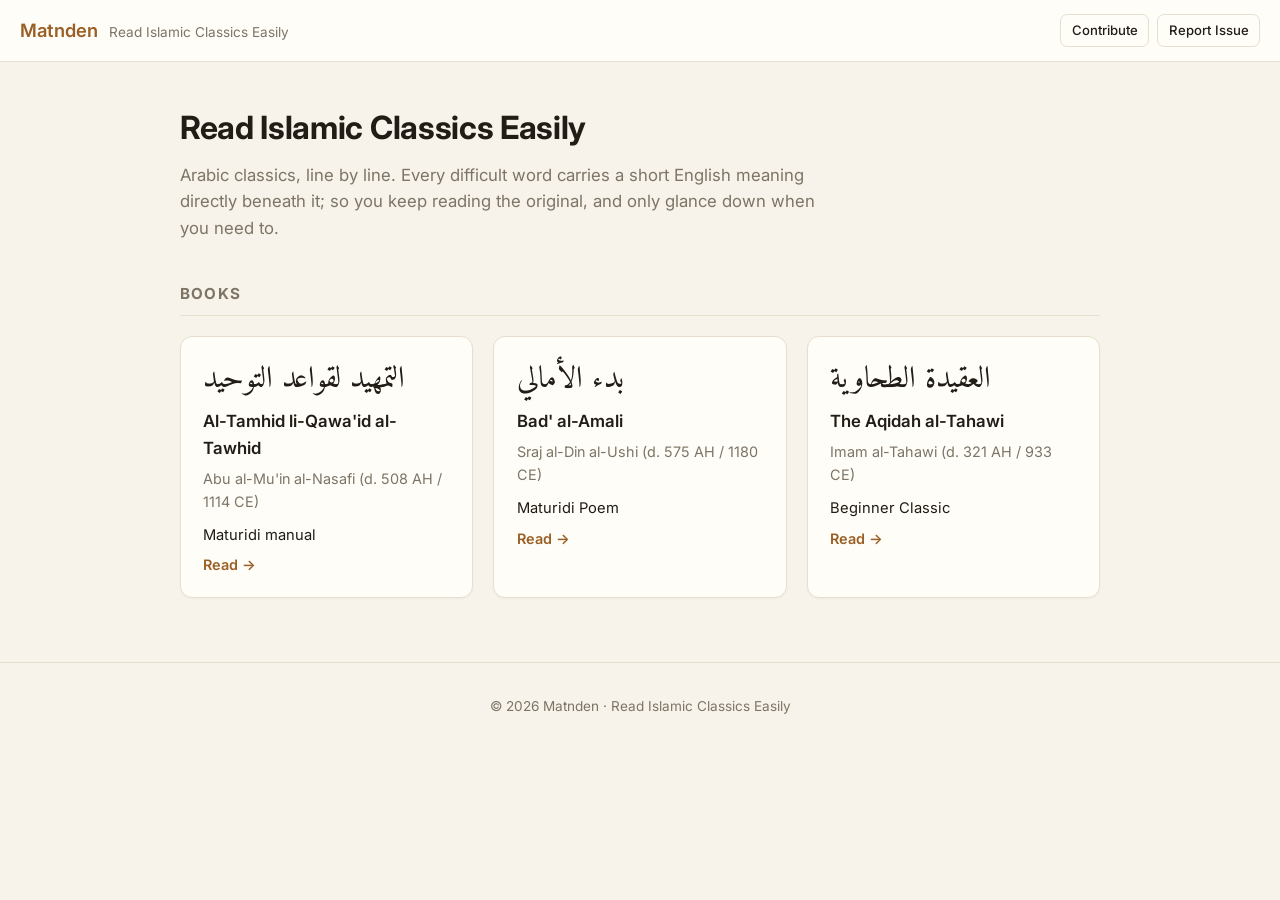
<file: index.html>
<!DOCTYPE html>
<html lang="en">
<head>
<meta charset="utf-8">
<meta name="viewport" content="width=device-width, initial-scale=1">
<title>Matnden | Read Islamic Classics Easily</title>
<meta name="description" content="Read Islamic classics in Arabic, with short English meanings of difficult words shown directly under each word.">
<meta property="og:title" content="Matnden | Read Islamic Classics Easily">
<meta property="og:description" content="Read Islamic classics in Arabic, with short English meanings of difficult words shown directly under each word.">
<meta property="og:type" content="website">

<link rel="preconnect" href="https://fonts.googleapis.com">
<link rel="preconnect" href="https://fonts.gstatic.com" crossorigin>
<link href="https://fonts.googleapis.com/css2?family=Amiri:ital,wght@0,400;0,700;1,400&family=Inter:wght@400;500;600&display=swap" rel="stylesheet">
<link rel="stylesheet" href="style.css">
<link rel="icon" href="data:image/svg+xml,<svg xmlns='http://www.w3.org/2000/svg' viewBox='0 0 100 100'><text y='.9em' font-size='90'>📖</text></svg>">
</head>
<body>
<header class="site-header">
  <a class="brand" href="">
    <span class="brand-name">Matnden</span>
    <span class="brand-tag">Read Islamic Classics Easily</span>
  </a>
  
  <nav class="header-actions">
    <a class="header-btn" href="https://github.com/matnden/matnden.github.io" target="_blank" rel="noopener">Contribute</a>
    <a class="header-btn" href="https://github.com/matnden/matnden.github.io/issues" target="_blank" rel="noopener">Report Issue</a>
  </nav>
  
</header>

<main class="home">
  <section class="intro">
    <h1>Read Islamic Classics Easily</h1>
    <p class="lede">
      Arabic classics, line by line. Every difficult word carries a short
      English meaning directly beneath it; so you keep reading the
      original, and only glance down when you need to.
    </p>
  </section>

  <section class="books">
    <h2>Books</h2>
    <ul class="book-list">
      
      <li>
        <a class="book-card" href="books/al-tamhid/">
          <span class="bc-ar" lang="ar" dir="rtl">التمهيد لقواعد التوحيد</span>
          <span class="bc-en">Al-Tamhid li-Qawa'id al-Tawhid</span>
          <span class="bc-author">Abu al-Mu'in al-Nasafi (d. 508 AH / 1114 CE)</span>
          <span class="bc-summary">Maturidi manual</span>
          <span class="bc-cta">Read &rarr;</span>
        </a>
      </li>
      
      <li>
        <a class="book-card" href="books/bad-al-amali/">
          <span class="bc-ar" lang="ar" dir="rtl">بدء الأمالي</span>
          <span class="bc-en">Bad' al-Amali</span>
          <span class="bc-author">Sraj al-Din al-Ushi (d. 575 AH / 1180 CE)</span>
          <span class="bc-summary">Maturidi Poem</span>
          <span class="bc-cta">Read &rarr;</span>
        </a>
      </li>
      
      <li>
        <a class="book-card" href="books/tahawi/">
          <span class="bc-ar" lang="ar" dir="rtl">العقيدة الطحاوية</span>
          <span class="bc-en">The Aqidah al-Tahawi</span>
          <span class="bc-author">Imam al-Tahawi (d. 321 AH / 933 CE)</span>
          <span class="bc-summary">Beginner Classic</span>
          <span class="bc-cta">Read &rarr;</span>
        </a>
      </li>
      
    </ul>
  </section>
</main>

<footer class="site-footer">
  <p>&copy; 2026 Matnden &middot; Read Islamic Classics Easily</p>
</footer>
</body>
</html>
</file>
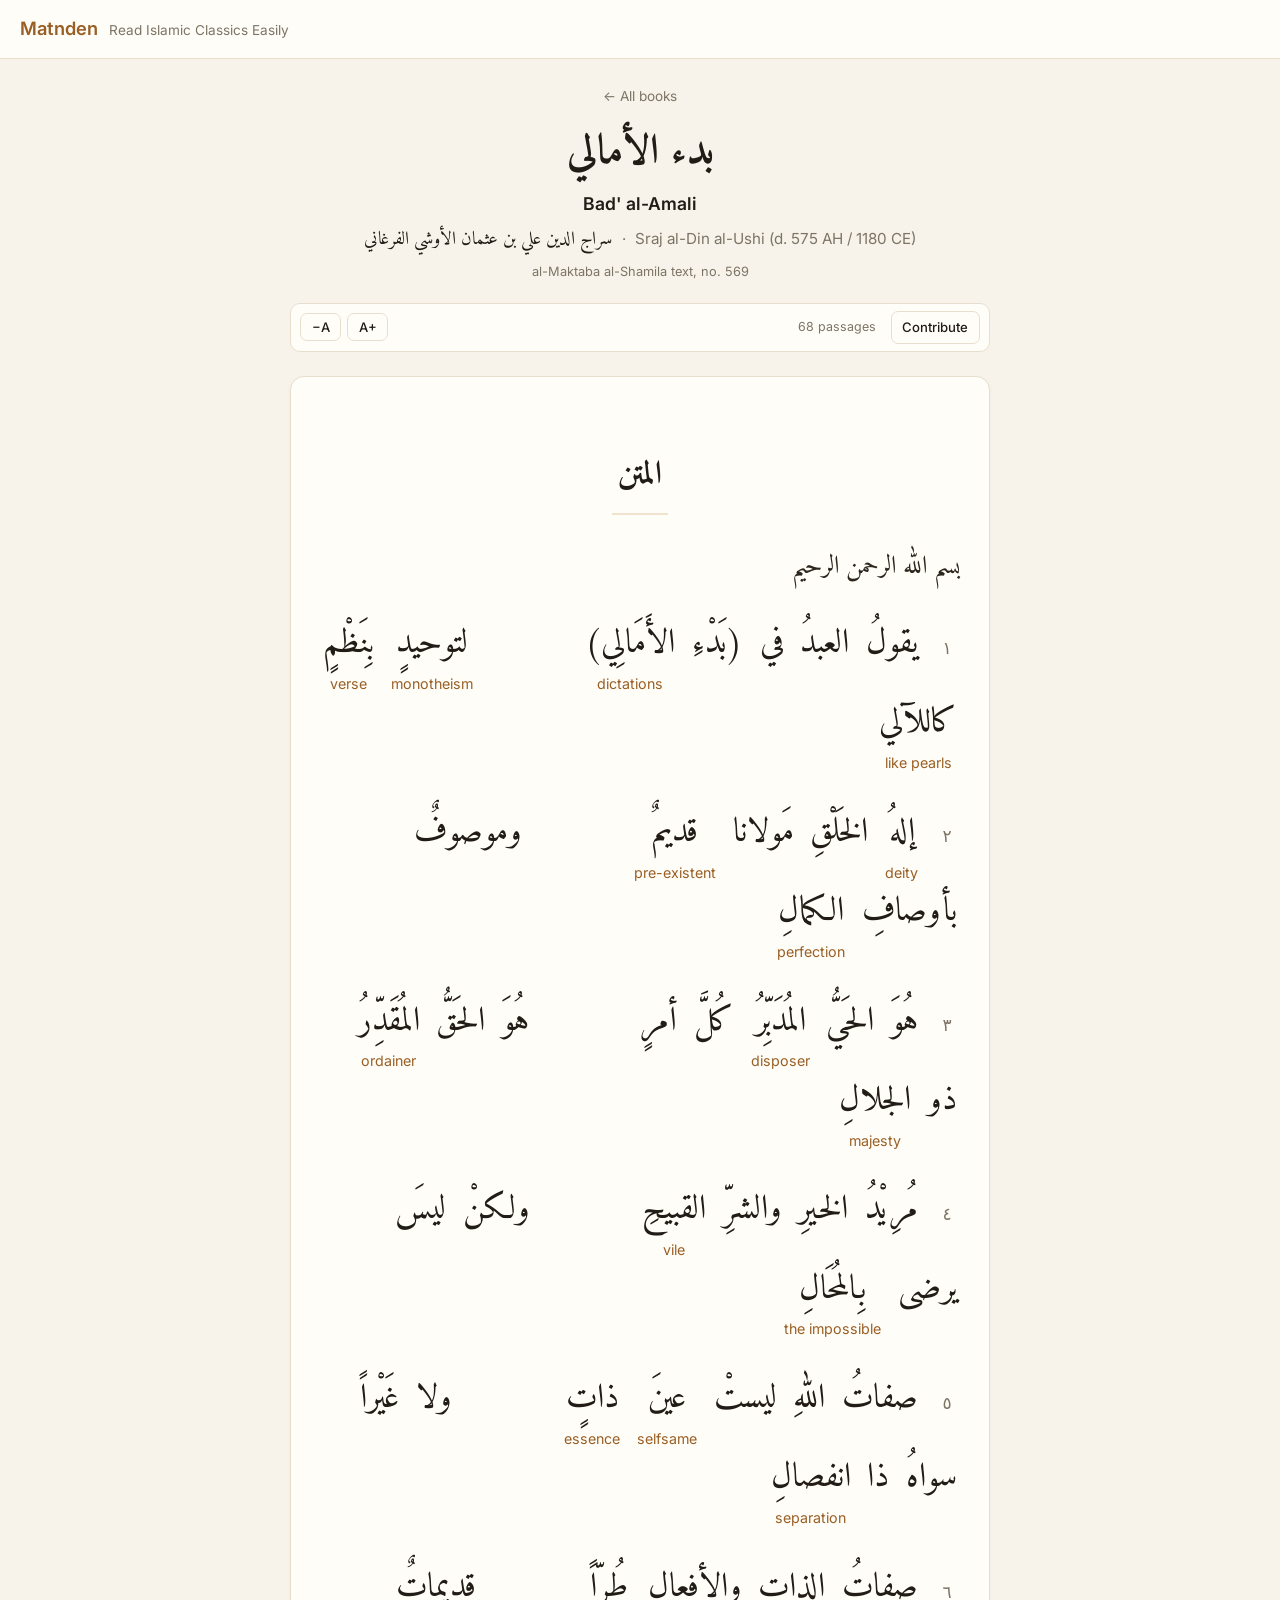
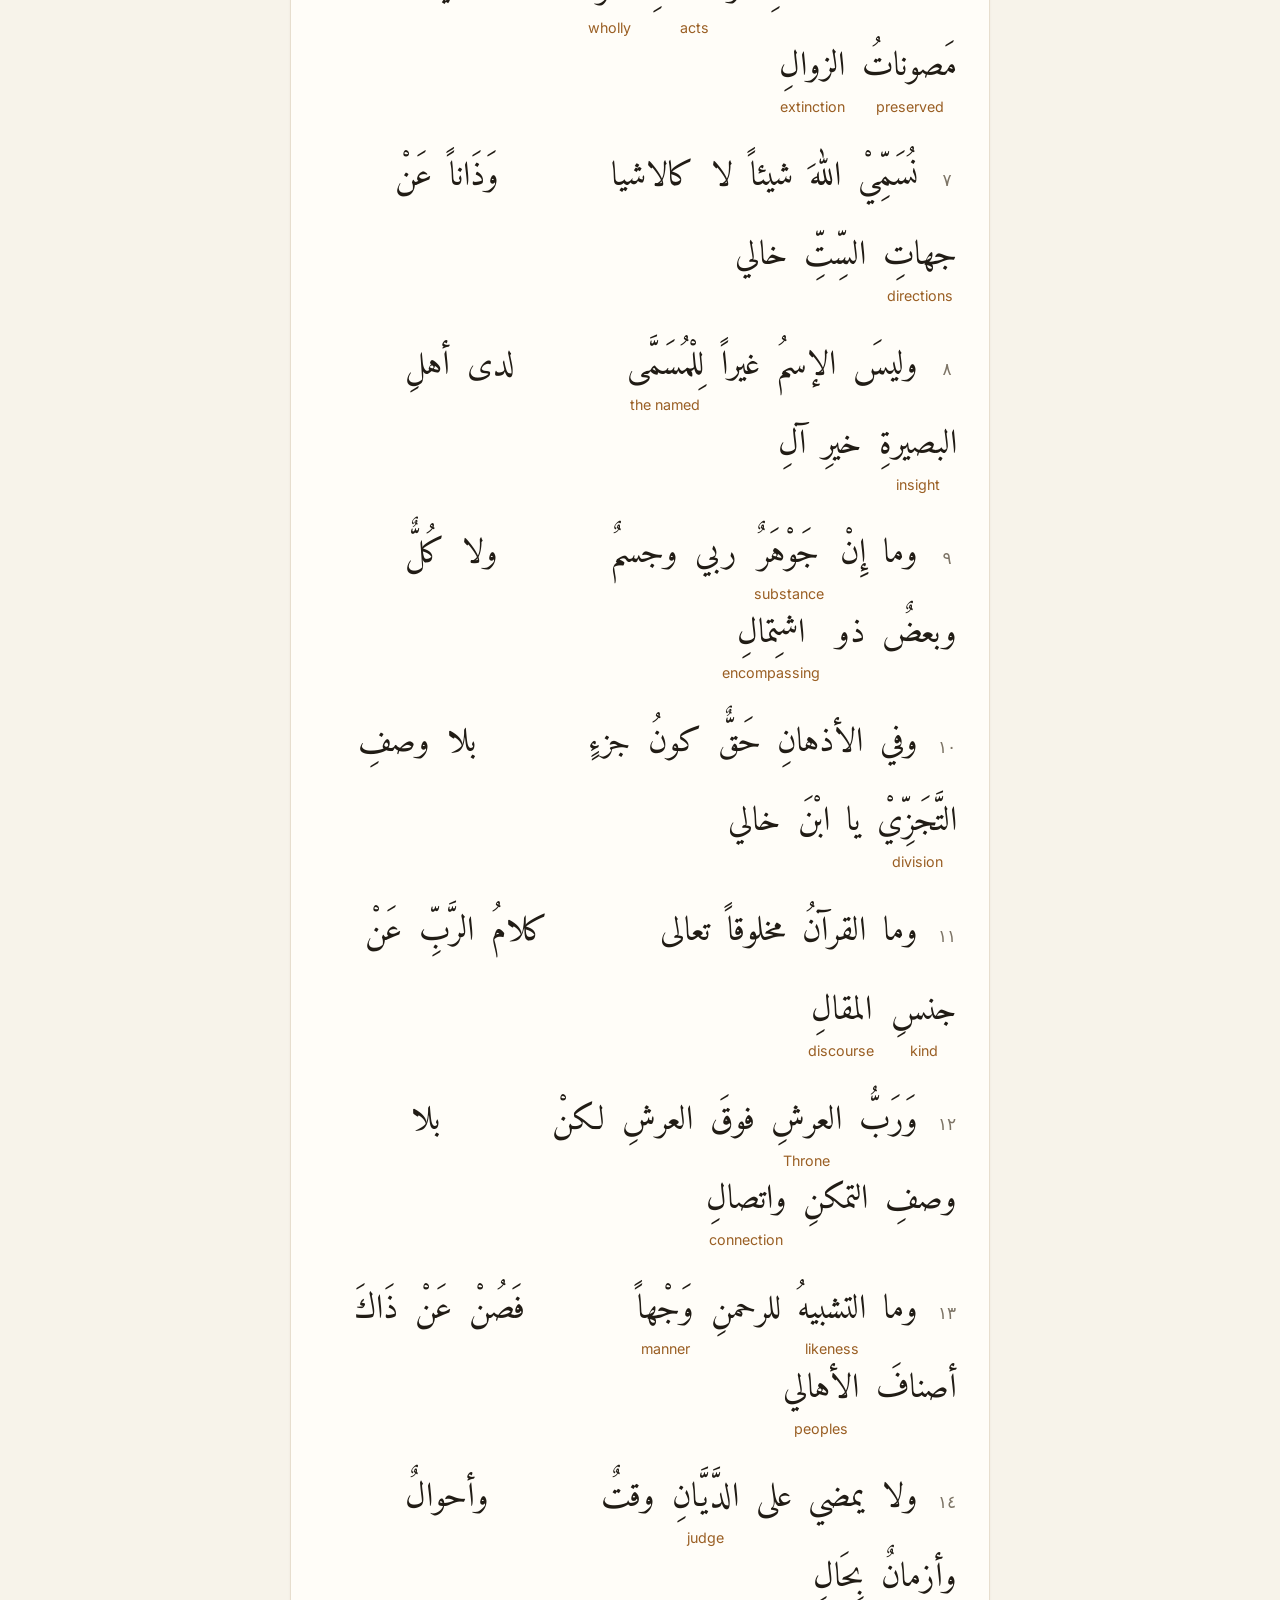
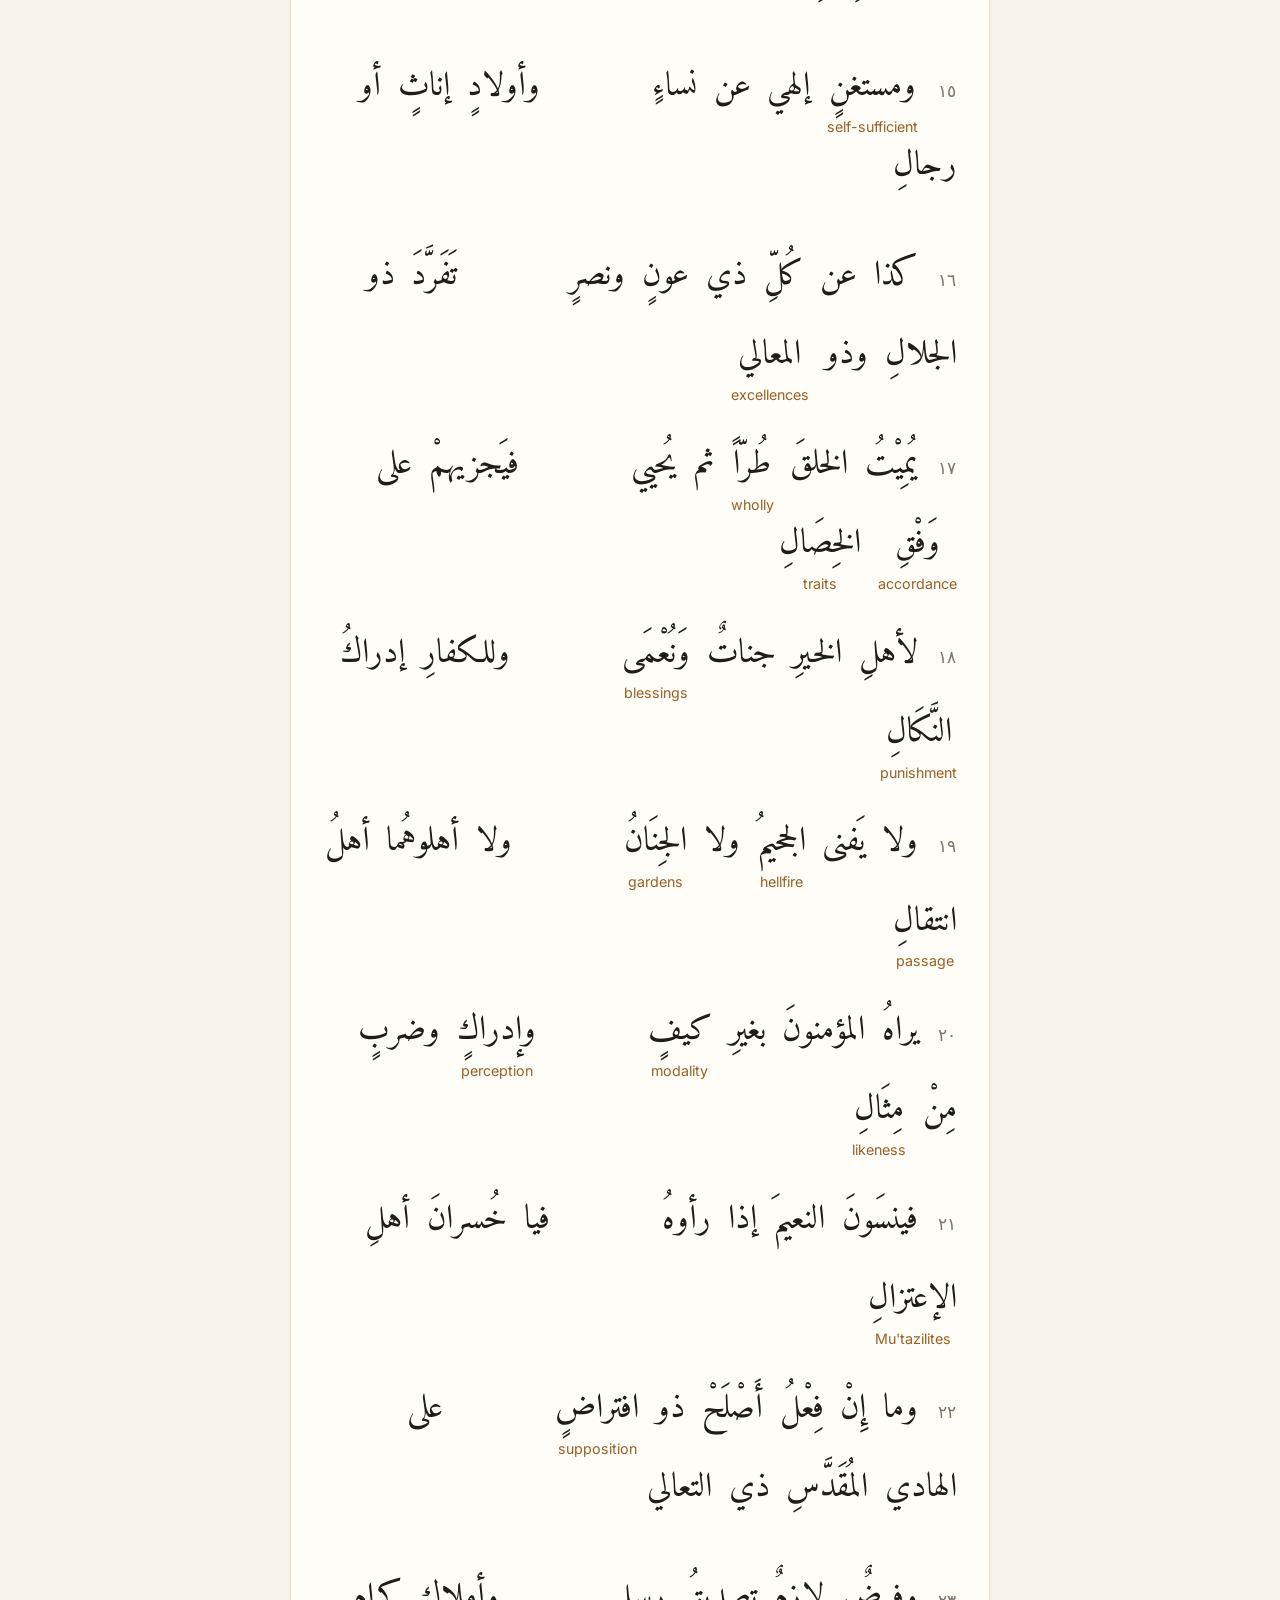
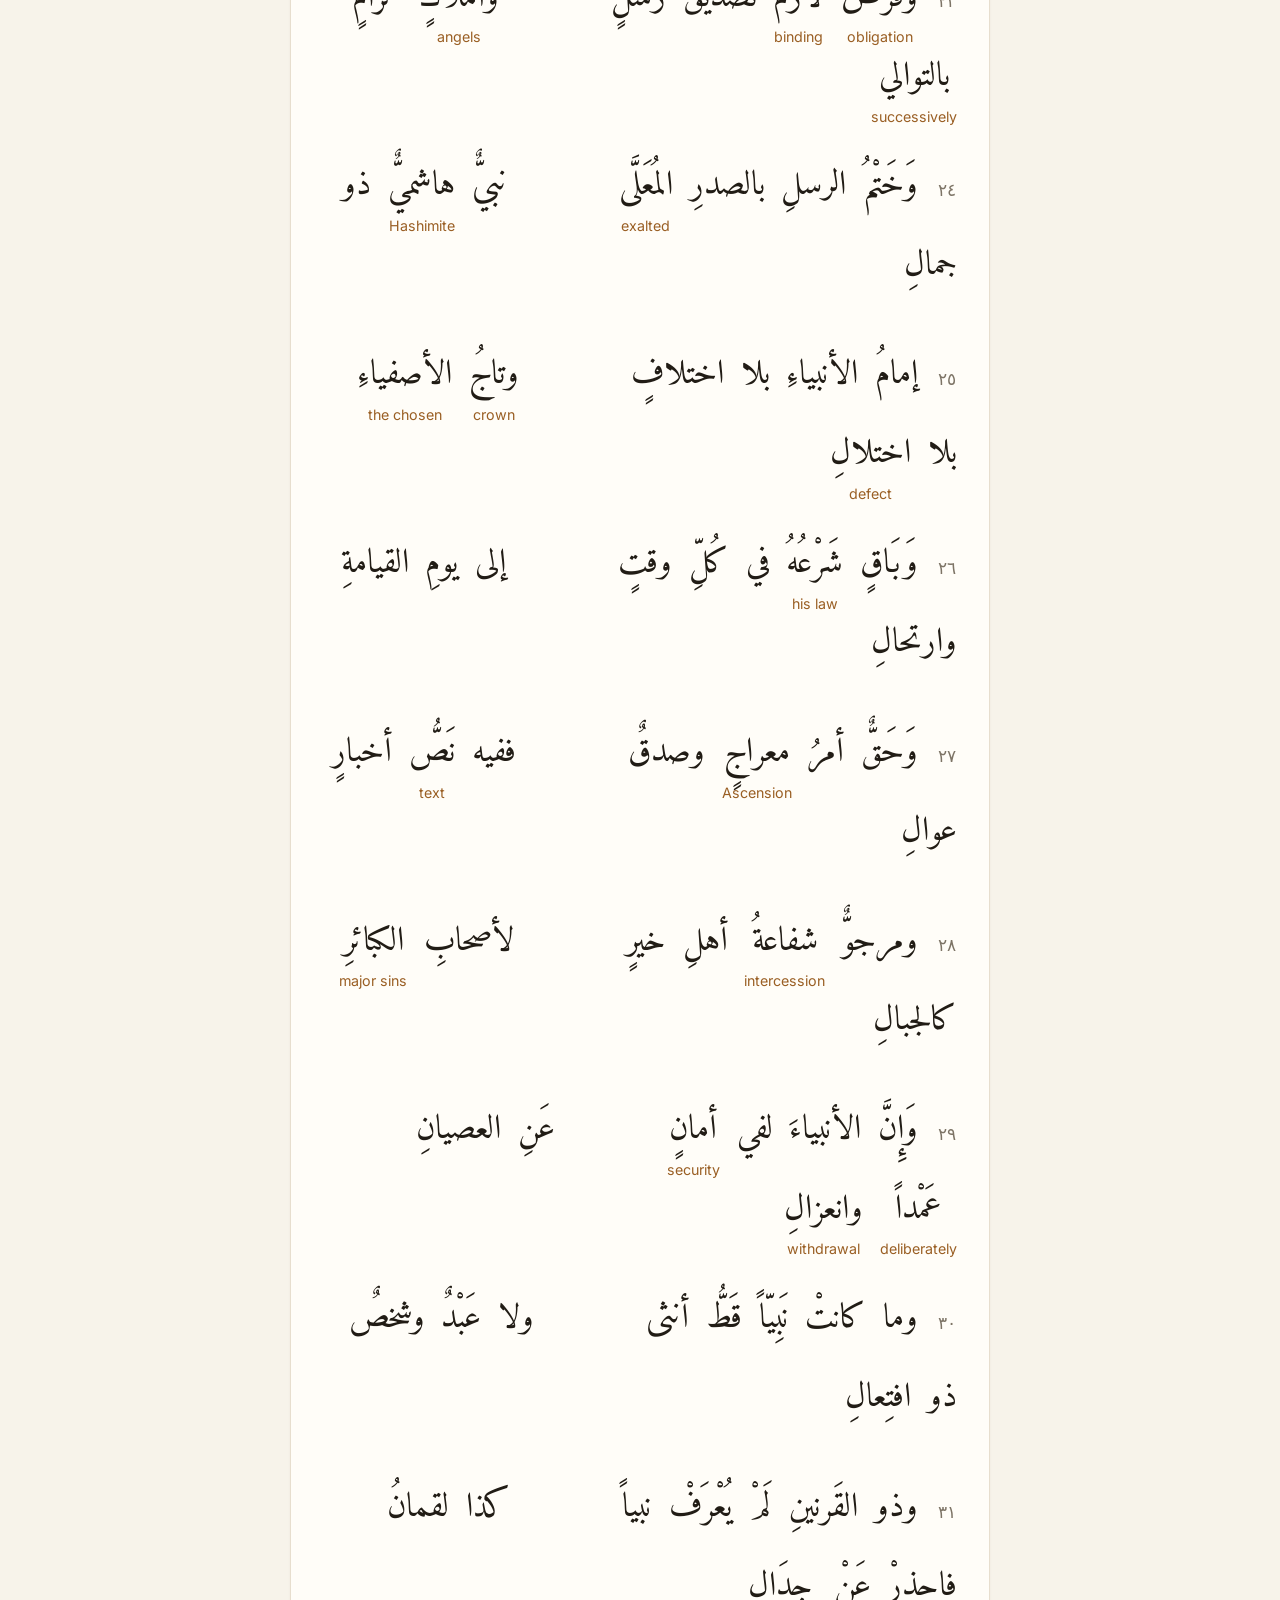
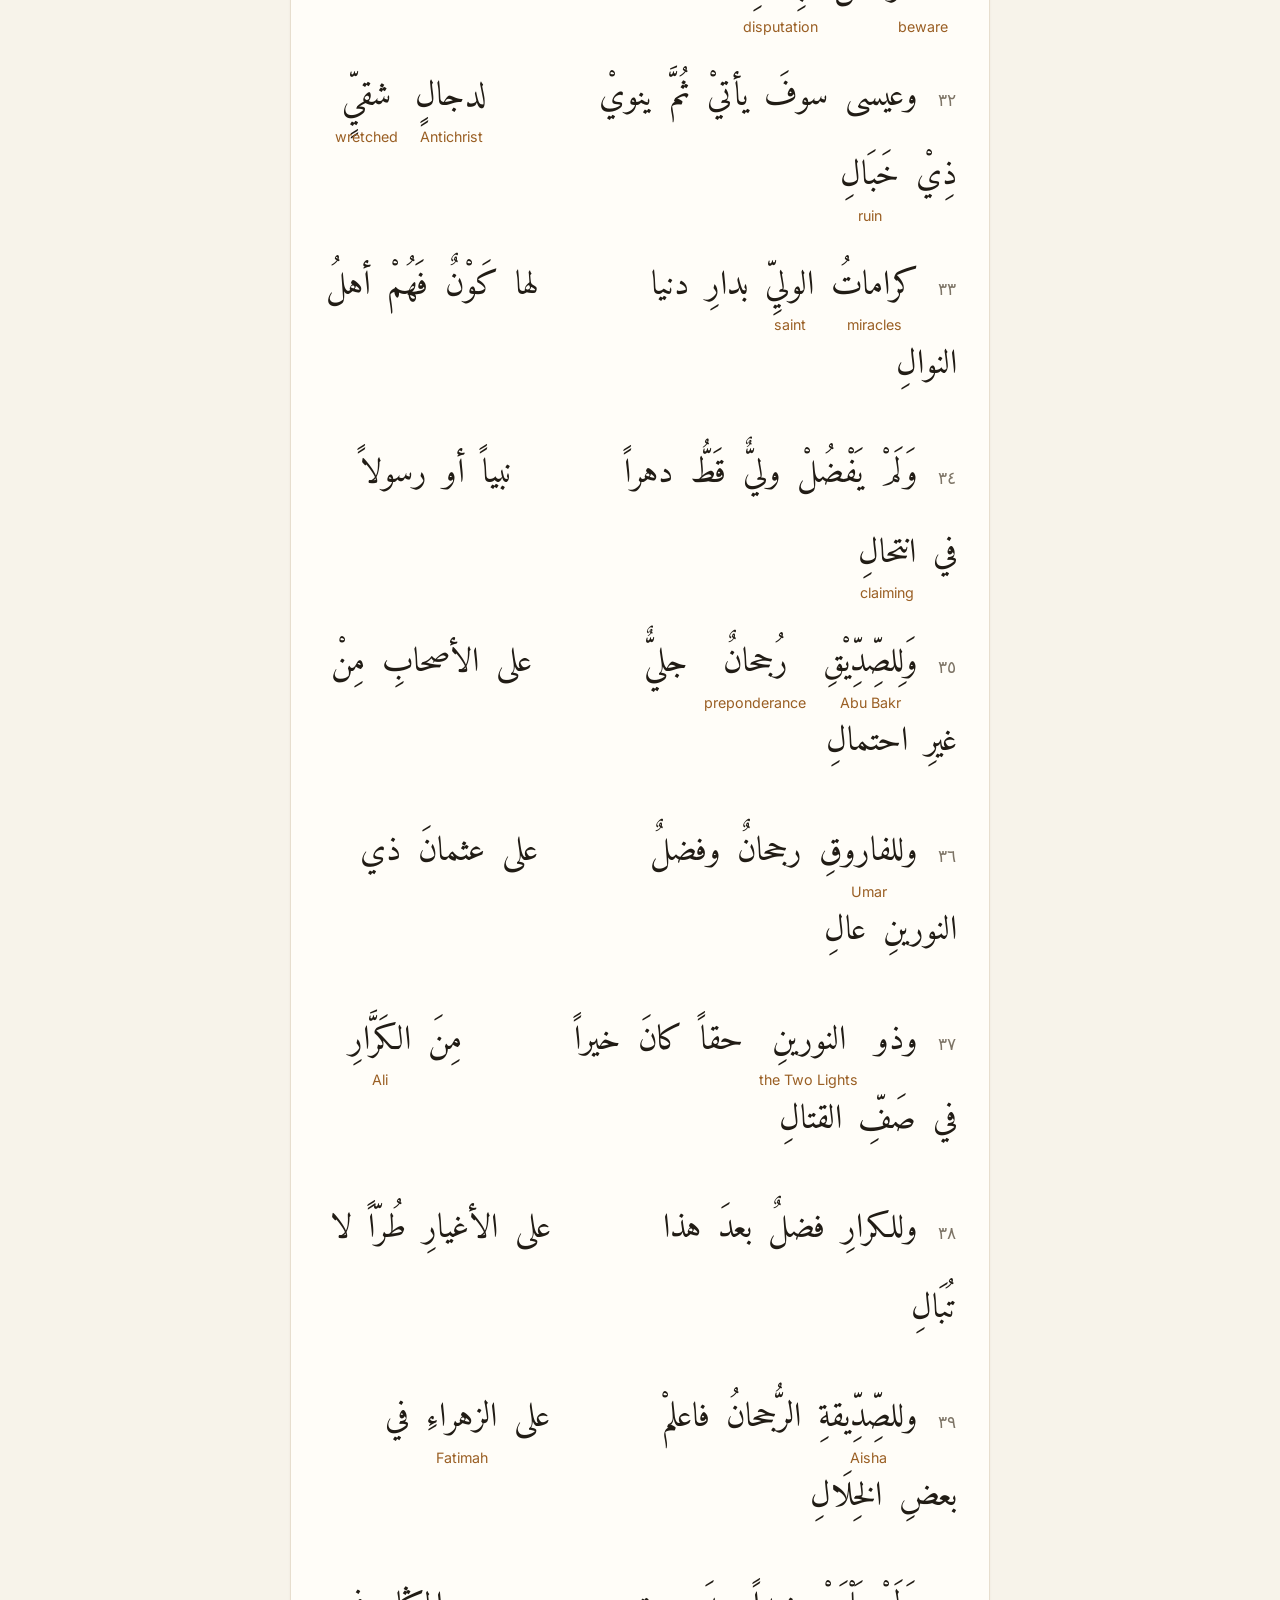
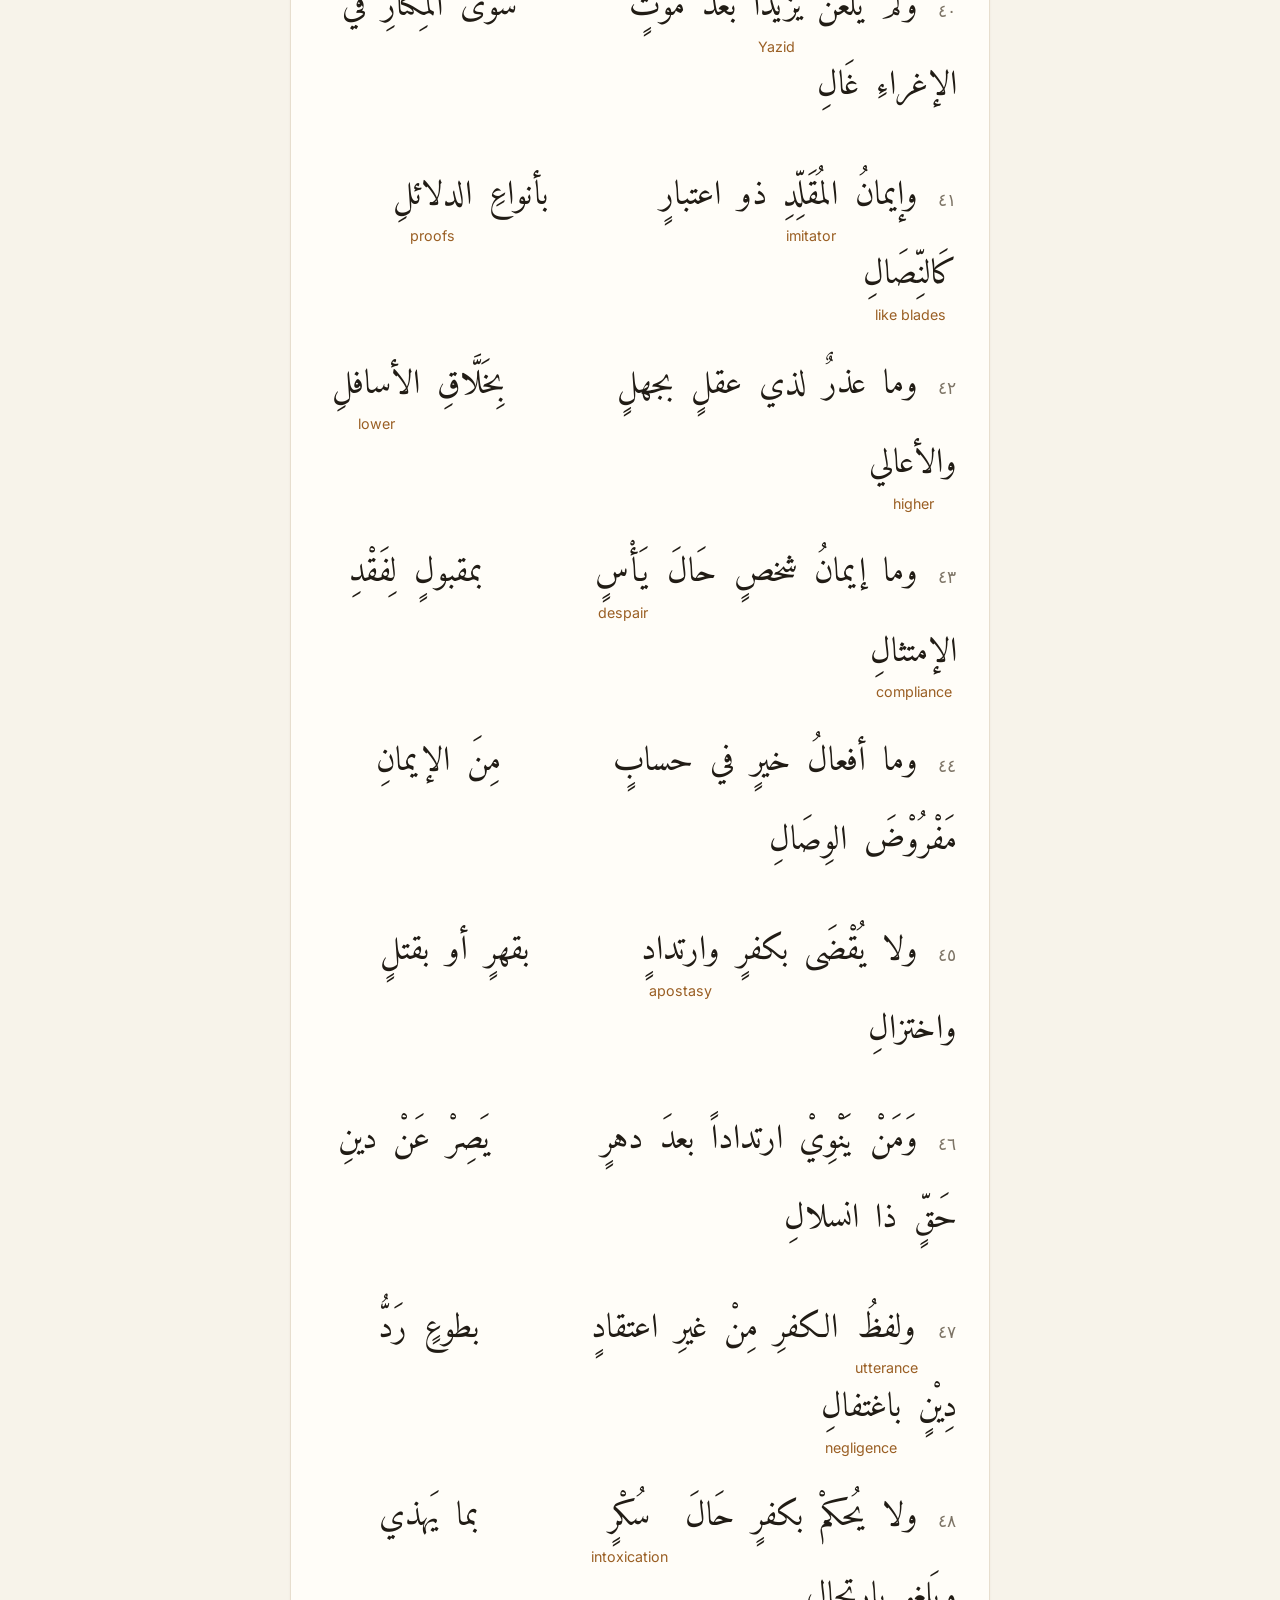
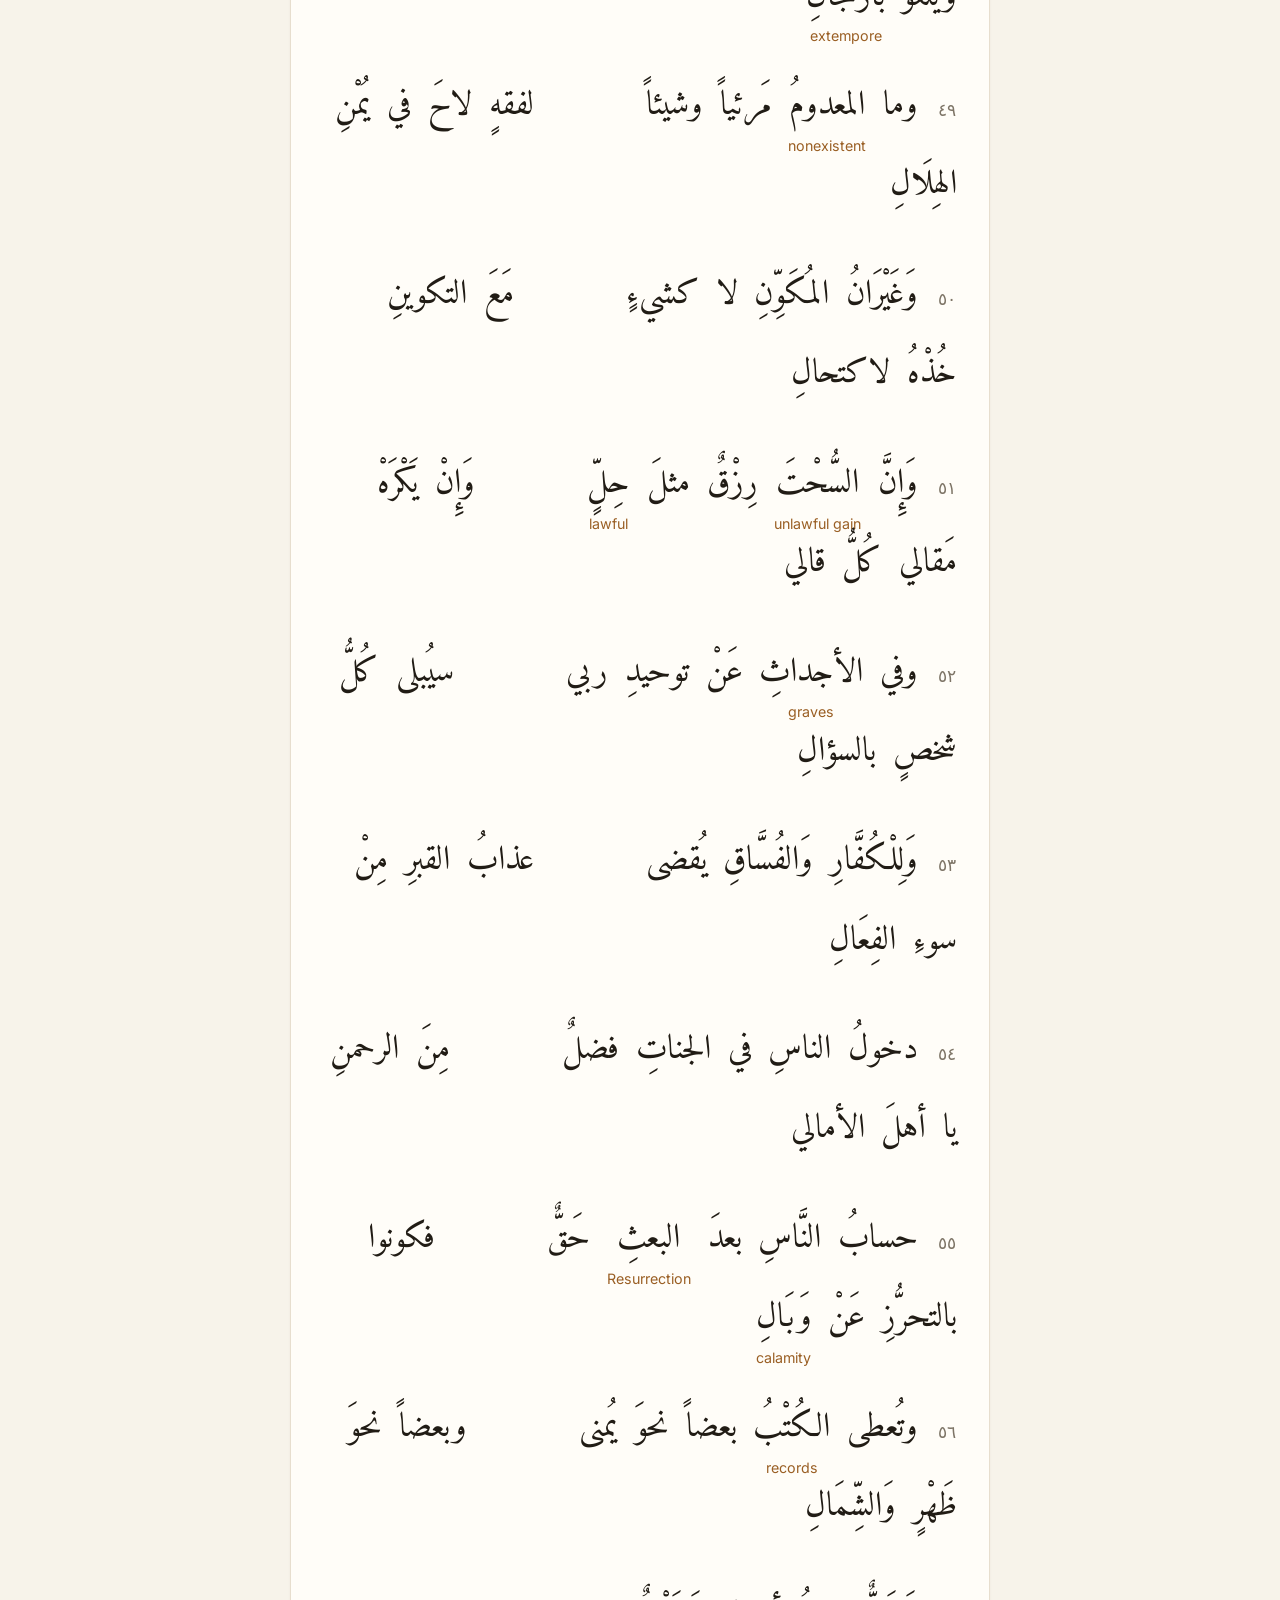
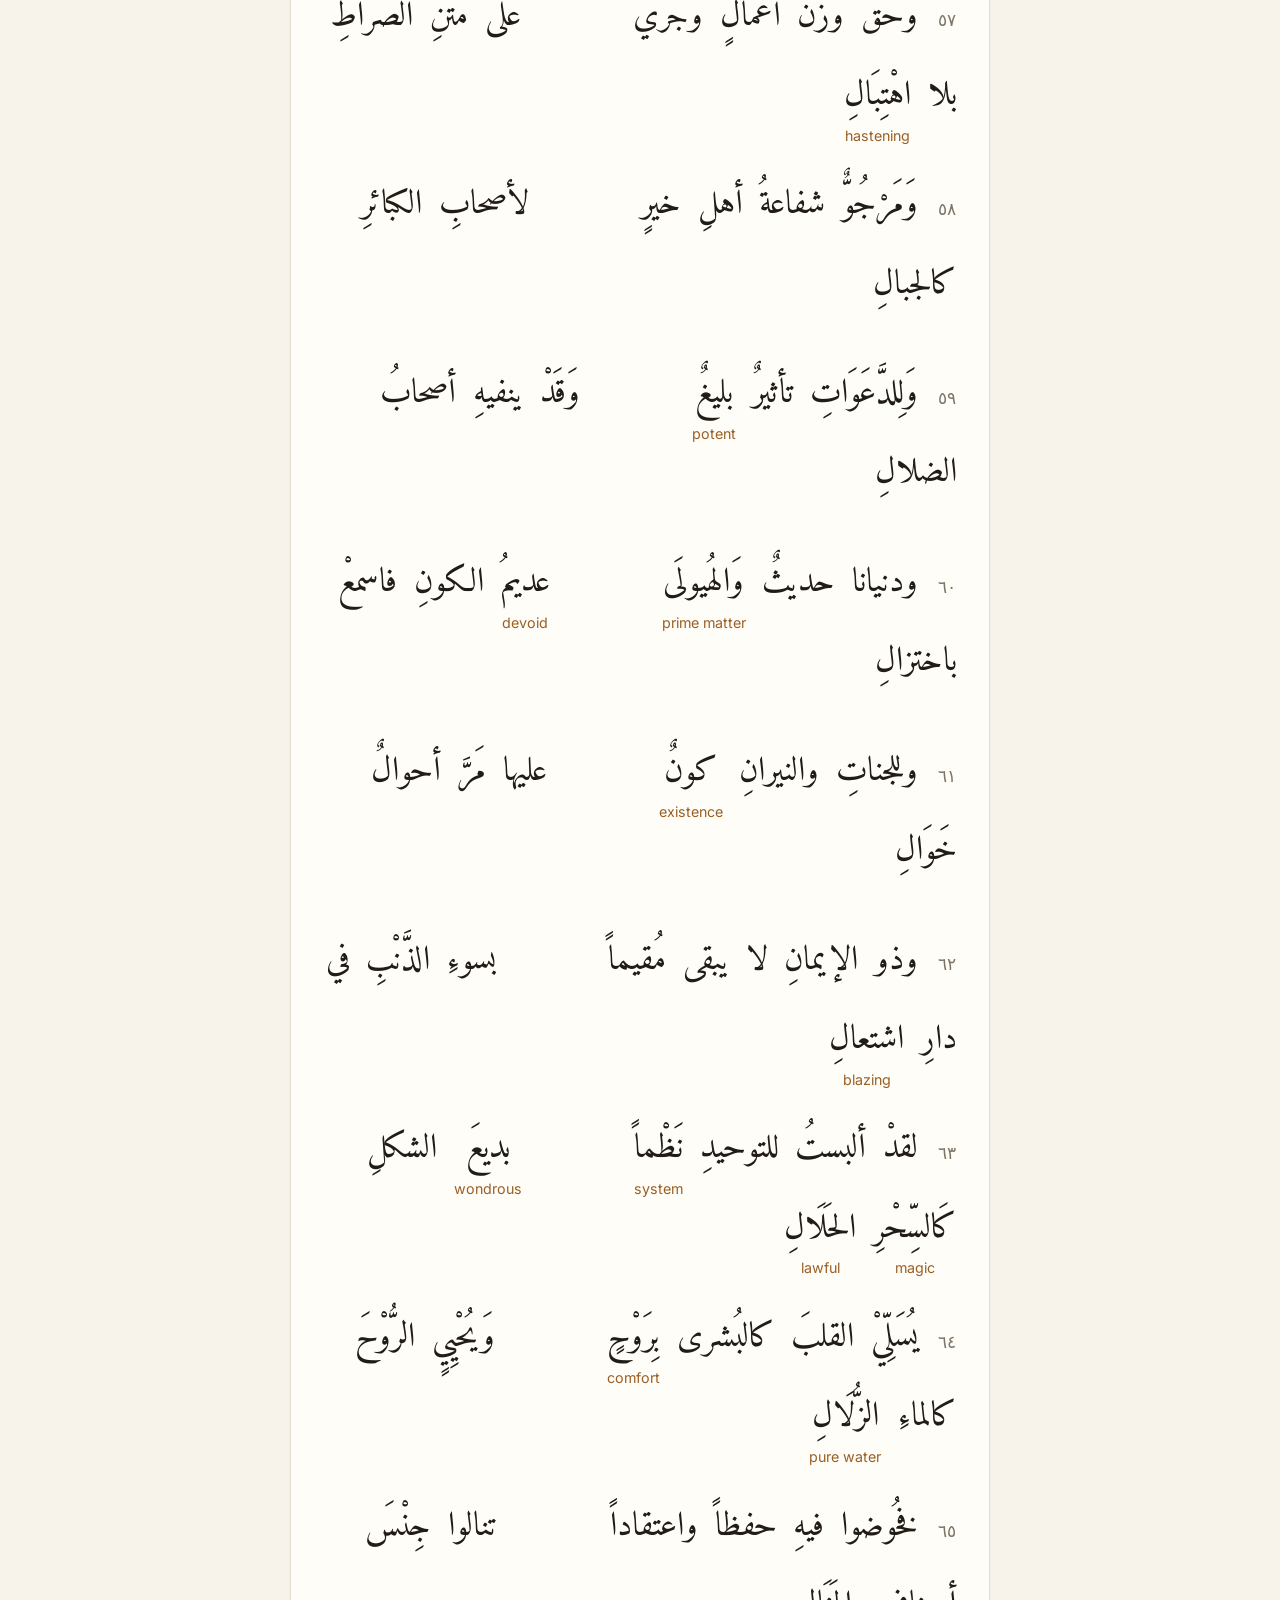
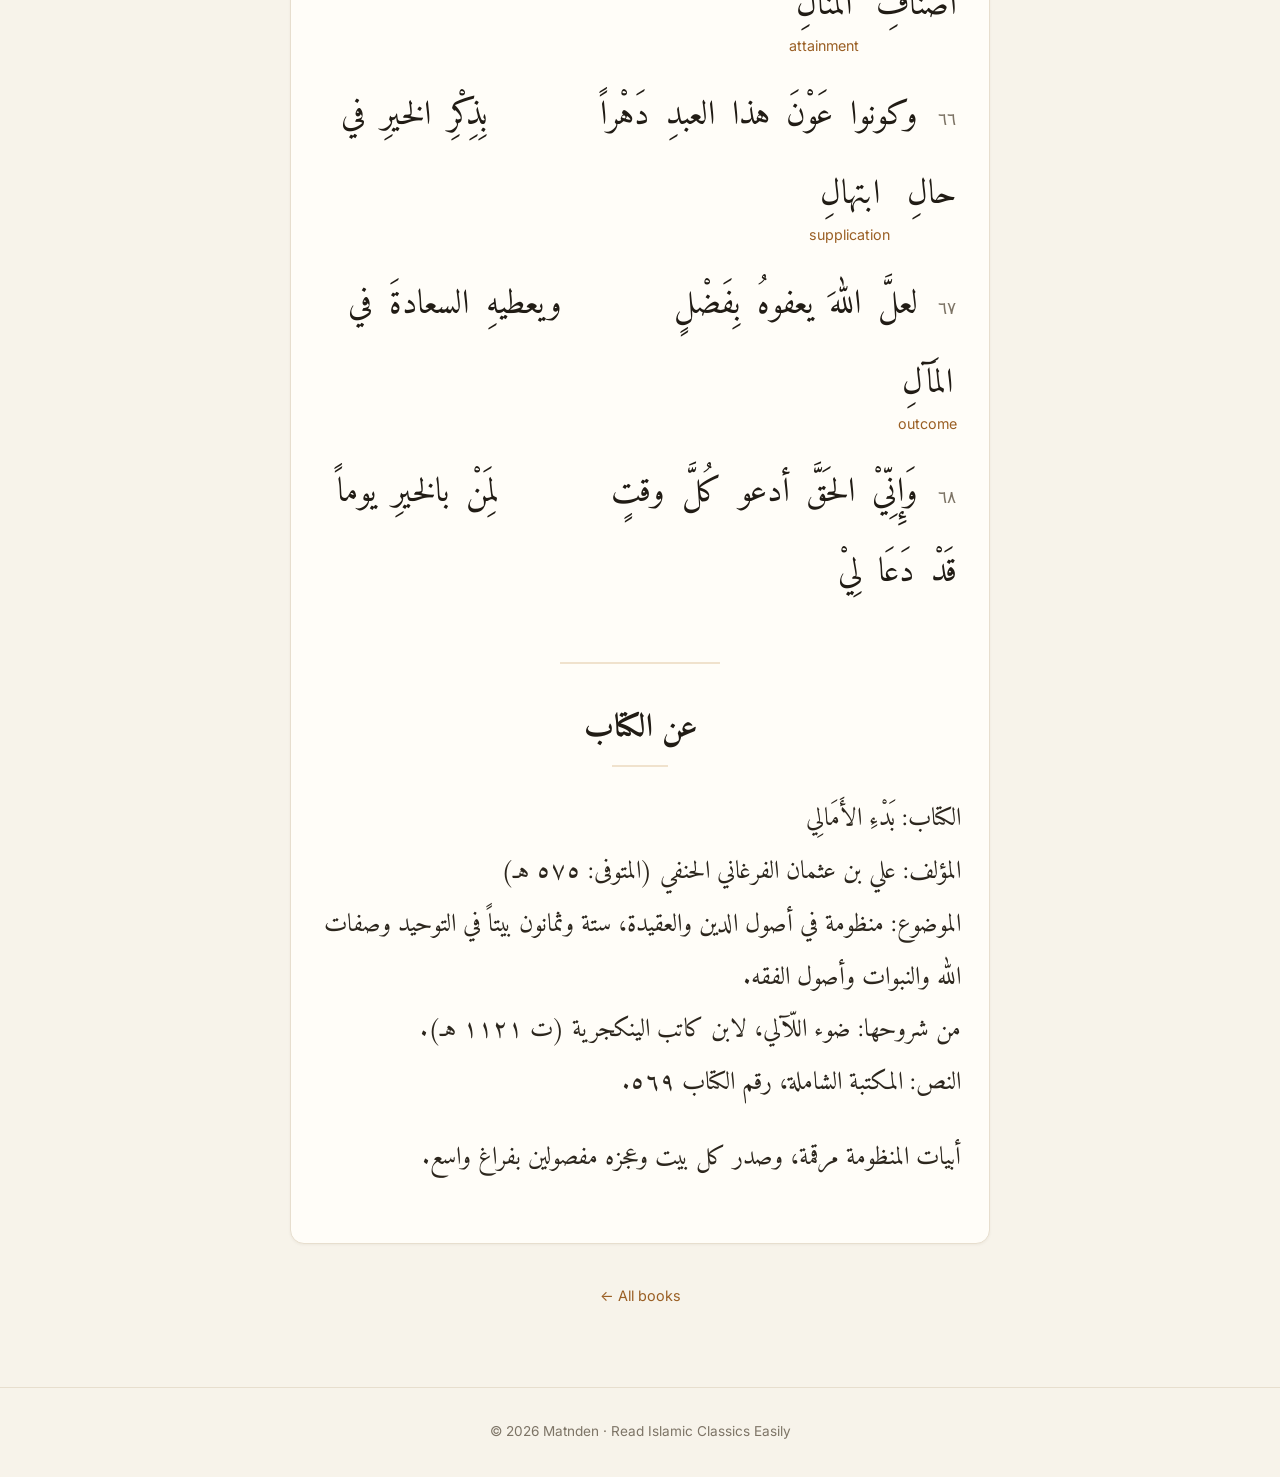
<file: books/bad-al-amali/index.html>
<!DOCTYPE html>
<html lang="en">
<head>
<meta charset="utf-8">
<meta name="viewport" content="width=device-width, initial-scale=1">
<title>Bad&#39; al-Amali | Matnden</title>
<meta name="description" content="Maturidi Poem">
<meta property="og:title" content="Bad&#39; al-Amali | Matnden">
<meta property="og:description" content="Maturidi Poem">
<meta property="og:type" content="book">
<meta property="og:url" content="https://matnden.github.io/books/bad-al-amali/">
<link rel="preconnect" href="https://fonts.googleapis.com">
<link rel="preconnect" href="https://fonts.gstatic.com" crossorigin>
<link href="https://fonts.googleapis.com/css2?family=Amiri:ital,wght@0,400;0,700;1,400&family=Inter:wght@400;500;600&display=swap" rel="stylesheet">
<link rel="stylesheet" href="../../style.css">
<link rel="icon" href="data:image/svg+xml,<svg xmlns='http://www.w3.org/2000/svg' viewBox='0 0 100 100'><text y='.9em' font-size='90'>📖</text></svg>">
</head>
<body>
<header class="site-header">
  <a class="brand" href="../../">
    <span class="brand-name">Matnden</span>
    <span class="brand-tag">Read Islamic Classics Easily</span>
  </a>
  
</header>

<main class="book">
  <header class="book-header">
    <a class="back" href="../../">&larr; All books</a>
    <h1 lang="ar" dir="rtl">بدء الأمالي</h1>
    <p class="book-title-en">Bad' al-Amali</p>
    <p class="book-author">
      <span lang="ar" dir="rtl">سراج الدين علي بن عثمان الأوشي الفرغاني</span>
      <span class="sep">&middot;</span> Sraj al-Din al-Ushi (d. 575 AH / 1180 CE)
    </p>
    <p class="book-edition">al-Maktaba al-Shamila text, no. 569</p>
  </header>

    <div class="toolbar">
      <div class="font-controls" role="group" aria-label="Font size">
        <button type="button" id="font-minus" title="Smaller text" aria-label="Smaller text">&minus;A</button>
        <button type="button" id="font-plus" title="Larger text" aria-label="Larger text">A+</button>
      </div>
      <div class="toolbar-right">
        <div class="stats">68 passages</div>
        <a class="contribute" href="https://github.com/matnden/matnden.github.io/edit/main/data/books/bad-al-amali/text.md" target="_blank" rel="noopener">Contribute</a>
      </div>
    </div>

  <article class="book-body" id="book-body" lang="ar" dir="rtl">
    
      <h2 class="section-title" id="المتن"><a href="#المتن">المتن</a></h2>
      
      <p class="prose">بسم الله الرحمن الرحيم</p>
      
      <p class="passage" id="p1"><span class="pnum">١</span><span class="w"><span class="wt">يقولُ</span><span class="wg"></span></span> <span class="w"><span class="wt">العبدُ</span><span class="wg"></span></span> <span class="w"><span class="wt">في</span><span class="wg"></span></span> <span class="w"><span class="wt">(بَدْءِ</span><span class="wg"></span></span> <span class="w"><span class="wt">الأَمَالِي)</span><span class="wg">dictations</span></span> <span class="hgap"></span> <span class="w"><span class="wt">لتوحيدٍ</span><span class="wg">monotheism</span></span> <span class="w"><span class="wt">بِنَظْمٍ</span><span class="wg">verse</span></span> <span class="w"><span class="wt">كاللآلي</span><span class="wg">like pearls</span></span></p>
      
      <p class="passage" id="p2"><span class="pnum">٢</span><span class="w"><span class="wt">إلهُ</span><span class="wg">deity</span></span> <span class="w"><span class="wt">الخَلْقِ</span><span class="wg"></span></span> <span class="w"><span class="wt">مَولانا</span><span class="wg"></span></span> <span class="w"><span class="wt">قديمٌ</span><span class="wg">pre-existent</span></span> <span class="hgap"></span> <span class="w"><span class="wt">وموصوفٌ</span><span class="wg"></span></span> <span class="w"><span class="wt">بأوصافِ</span><span class="wg"></span></span> <span class="w"><span class="wt">الكمالِ</span><span class="wg">perfection</span></span></p>
      
      <p class="passage" id="p3"><span class="pnum">٣</span><span class="w"><span class="wt">هُوَ</span><span class="wg"></span></span> <span class="w"><span class="wt">الحَيُّ</span><span class="wg"></span></span> <span class="w"><span class="wt">المُدَبِّرُ</span><span class="wg">disposer</span></span> <span class="w"><span class="wt">كُلَّ</span><span class="wg"></span></span> <span class="w"><span class="wt">أمرٍ</span><span class="wg"></span></span> <span class="hgap"></span> <span class="w"><span class="wt">هُوَ</span><span class="wg"></span></span> <span class="w"><span class="wt">الحَقُّ</span><span class="wg"></span></span> <span class="w"><span class="wt">المُقَدِّرُ</span><span class="wg">ordainer</span></span> <span class="w"><span class="wt">ذو</span><span class="wg"></span></span> <span class="w"><span class="wt">الجلالِ</span><span class="wg">majesty</span></span></p>
      
      <p class="passage" id="p4"><span class="pnum">٤</span><span class="w"><span class="wt">مُرِيْدُ</span><span class="wg"></span></span> <span class="w"><span class="wt">الخيرِ</span><span class="wg"></span></span> <span class="w"><span class="wt">والشرِّ</span><span class="wg"></span></span> <span class="w"><span class="wt">القبيحِ</span><span class="wg">vile</span></span> <span class="hgap"></span> <span class="w"><span class="wt">ولكنْ</span><span class="wg"></span></span> <span class="w"><span class="wt">ليسَ</span><span class="wg"></span></span> <span class="w"><span class="wt">يرضى</span><span class="wg"></span></span> <span class="w"><span class="wt">بِالمُحَالِ</span><span class="wg">the impossible</span></span></p>
      
      <p class="passage" id="p5"><span class="pnum">٥</span><span class="w"><span class="wt">صفاتُ</span><span class="wg"></span></span> <span class="w"><span class="wt">اللهِ</span><span class="wg"></span></span> <span class="w"><span class="wt">ليستْ</span><span class="wg"></span></span> <span class="w"><span class="wt">عينَ</span><span class="wg">selfsame</span></span> <span class="w"><span class="wt">ذاتٍ</span><span class="wg">essence</span></span> <span class="hgap"></span> <span class="w"><span class="wt">ولا</span><span class="wg"></span></span> <span class="w"><span class="wt">غَيْراً</span><span class="wg"></span></span> <span class="w"><span class="wt">سواهُ</span><span class="wg"></span></span> <span class="w"><span class="wt">ذا</span><span class="wg"></span></span> <span class="w"><span class="wt">انفصالِ</span><span class="wg">separation</span></span></p>
      
      <p class="passage" id="p6"><span class="pnum">٦</span><span class="w"><span class="wt">صفاتُ</span><span class="wg"></span></span> <span class="w"><span class="wt">الذاتِ</span><span class="wg"></span></span> <span class="w"><span class="wt">والأفعالِ</span><span class="wg">acts</span></span> <span class="w"><span class="wt">طُرّاً</span><span class="wg">wholly</span></span> <span class="hgap"></span> <span class="w"><span class="wt">قديماتٌ</span><span class="wg"></span></span> <span class="w"><span class="wt">مَصوناتُ</span><span class="wg">preserved</span></span> <span class="w"><span class="wt">الزوالِ</span><span class="wg">extinction</span></span></p>
      
      <p class="passage" id="p7"><span class="pnum">٧</span><span class="w"><span class="wt">نُسَمِّيْ</span><span class="wg"></span></span> <span class="w"><span class="wt">اللهَ</span><span class="wg"></span></span> <span class="w"><span class="wt">شيئاً</span><span class="wg"></span></span> <span class="w"><span class="wt">لا</span><span class="wg"></span></span> <span class="w"><span class="wt">كالاشيا</span><span class="wg"></span></span> <span class="hgap"></span> <span class="w"><span class="wt">وَذَاناً</span><span class="wg"></span></span> <span class="w"><span class="wt">عَنْ</span><span class="wg"></span></span> <span class="w"><span class="wt">جهاتِ</span><span class="wg">directions</span></span> <span class="w"><span class="wt">السِّتِّ</span><span class="wg"></span></span> <span class="w"><span class="wt">خالي</span><span class="wg"></span></span></p>
      
      <p class="passage" id="p8"><span class="pnum">٨</span><span class="w"><span class="wt">وليسَ</span><span class="wg"></span></span> <span class="w"><span class="wt">الإسمُ</span><span class="wg"></span></span> <span class="w"><span class="wt">غيراً</span><span class="wg"></span></span> <span class="w"><span class="wt">لِلْمُسَمَّى</span><span class="wg">the named</span></span> <span class="hgap"></span> <span class="w"><span class="wt">لدى</span><span class="wg"></span></span> <span class="w"><span class="wt">أهلِ</span><span class="wg"></span></span> <span class="w"><span class="wt">البصيرةِ</span><span class="wg">insight</span></span> <span class="w"><span class="wt">خيرِ</span><span class="wg"></span></span> <span class="w"><span class="wt">آلِ</span><span class="wg"></span></span></p>
      
      <p class="passage" id="p9"><span class="pnum">٩</span><span class="w"><span class="wt">وما</span><span class="wg"></span></span> <span class="w"><span class="wt">إِنْ</span><span class="wg"></span></span> <span class="w"><span class="wt">جَوْهَرٌ</span><span class="wg">substance</span></span> <span class="w"><span class="wt">ربي</span><span class="wg"></span></span> <span class="w"><span class="wt">وجسمٌ</span><span class="wg"></span></span> <span class="hgap"></span> <span class="w"><span class="wt">ولا</span><span class="wg"></span></span> <span class="w"><span class="wt">كُلٌّ</span><span class="wg"></span></span> <span class="w"><span class="wt">وبعضٌ</span><span class="wg"></span></span> <span class="w"><span class="wt">ذو</span><span class="wg"></span></span> <span class="w"><span class="wt">اشتِمالِ</span><span class="wg">encompassing</span></span></p>
      
      <p class="passage" id="p10"><span class="pnum">١٠</span><span class="w"><span class="wt">وفي</span><span class="wg"></span></span> <span class="w"><span class="wt">الأذهانِ</span><span class="wg"></span></span> <span class="w"><span class="wt">حَقٌّ</span><span class="wg"></span></span> <span class="w"><span class="wt">كونُ</span><span class="wg"></span></span> <span class="w"><span class="wt">جزءٍ</span><span class="wg"></span></span> <span class="hgap"></span> <span class="w"><span class="wt">بلا</span><span class="wg"></span></span> <span class="w"><span class="wt">وصفِ</span><span class="wg"></span></span> <span class="w"><span class="wt">التَّجَزِّيْ</span><span class="wg">division</span></span> <span class="w"><span class="wt">يا</span><span class="wg"></span></span> <span class="w"><span class="wt">ابْنَ</span><span class="wg"></span></span> <span class="w"><span class="wt">خالي</span><span class="wg"></span></span></p>
      
      <p class="passage" id="p11"><span class="pnum">١١</span><span class="w"><span class="wt">وما</span><span class="wg"></span></span> <span class="w"><span class="wt">القرآنُ</span><span class="wg"></span></span> <span class="w"><span class="wt">مخلوقاً</span><span class="wg"></span></span> <span class="w"><span class="wt">تعالى</span><span class="wg"></span></span> <span class="hgap"></span> <span class="w"><span class="wt">كلامُ</span><span class="wg"></span></span> <span class="w"><span class="wt">الرَّبِّ</span><span class="wg"></span></span> <span class="w"><span class="wt">عَنْ</span><span class="wg"></span></span> <span class="w"><span class="wt">جنسِ</span><span class="wg">kind</span></span> <span class="w"><span class="wt">المقالِ</span><span class="wg">discourse</span></span></p>
      
      <p class="passage" id="p12"><span class="pnum">١٢</span><span class="w"><span class="wt">وَرَبُّ</span><span class="wg"></span></span> <span class="w"><span class="wt">العرشِ</span><span class="wg">Throne</span></span> <span class="w"><span class="wt">فوقَ</span><span class="wg"></span></span> <span class="w"><span class="wt">العرشِ</span><span class="wg"></span></span> <span class="w"><span class="wt">لكنْ</span><span class="wg"></span></span> <span class="hgap"></span> <span class="w"><span class="wt">بلا</span><span class="wg"></span></span> <span class="w"><span class="wt">وصفِ</span><span class="wg"></span></span> <span class="w"><span class="wt">التمكنِ</span><span class="wg"></span></span> <span class="w"><span class="wt">واتصالِ</span><span class="wg">connection</span></span></p>
      
      <p class="passage" id="p13"><span class="pnum">١٣</span><span class="w"><span class="wt">وما</span><span class="wg"></span></span> <span class="w"><span class="wt">التشبيهُ</span><span class="wg">likeness</span></span> <span class="w"><span class="wt">للرحمنِ</span><span class="wg"></span></span> <span class="w"><span class="wt">وَجْهاً</span><span class="wg">manner</span></span> <span class="hgap"></span> <span class="w"><span class="wt">فَصُنْ</span><span class="wg"></span></span> <span class="w"><span class="wt">عَنْ</span><span class="wg"></span></span> <span class="w"><span class="wt">ذَاكَ</span><span class="wg"></span></span> <span class="w"><span class="wt">أصنافَ</span><span class="wg"></span></span> <span class="w"><span class="wt">الأهالي</span><span class="wg">peoples</span></span></p>
      
      <p class="passage" id="p14"><span class="pnum">١٤</span><span class="w"><span class="wt">ولا</span><span class="wg"></span></span> <span class="w"><span class="wt">يمضي</span><span class="wg"></span></span> <span class="w"><span class="wt">على</span><span class="wg"></span></span> <span class="w"><span class="wt">الدَّيَّانِ</span><span class="wg">judge</span></span> <span class="w"><span class="wt">وقتٌ</span><span class="wg"></span></span> <span class="hgap"></span> <span class="w"><span class="wt">وأحوالٌ</span><span class="wg"></span></span> <span class="w"><span class="wt">وأزمانٌ</span><span class="wg"></span></span> <span class="w"><span class="wt">بِحَالِ</span><span class="wg"></span></span></p>
      
      <p class="passage" id="p15"><span class="pnum">١٥</span><span class="w"><span class="wt">ومستغنٍ</span><span class="wg">self-sufficient</span></span> <span class="w"><span class="wt">إلهي</span><span class="wg"></span></span> <span class="w"><span class="wt">عن</span><span class="wg"></span></span> <span class="w"><span class="wt">نساءٍ</span><span class="wg"></span></span> <span class="hgap"></span> <span class="w"><span class="wt">وأولادٍ</span><span class="wg"></span></span> <span class="w"><span class="wt">إناثٍ</span><span class="wg"></span></span> <span class="w"><span class="wt">أو</span><span class="wg"></span></span> <span class="w"><span class="wt">رجالِ</span><span class="wg"></span></span></p>
      
      <p class="passage" id="p16"><span class="pnum">١٦</span><span class="w"><span class="wt">كذا</span><span class="wg"></span></span> <span class="w"><span class="wt">عن</span><span class="wg"></span></span> <span class="w"><span class="wt">كُلِّ</span><span class="wg"></span></span> <span class="w"><span class="wt">ذي</span><span class="wg"></span></span> <span class="w"><span class="wt">عونٍ</span><span class="wg"></span></span> <span class="w"><span class="wt">ونصرٍ</span><span class="wg"></span></span> <span class="hgap"></span> <span class="w"><span class="wt">تَفَرَّدَ</span><span class="wg"></span></span> <span class="w"><span class="wt">ذو</span><span class="wg"></span></span> <span class="w"><span class="wt">الجلالِ</span><span class="wg"></span></span> <span class="w"><span class="wt">وذو</span><span class="wg"></span></span> <span class="w"><span class="wt">المعالي</span><span class="wg">excellences</span></span></p>
      
      <p class="passage" id="p17"><span class="pnum">١٧</span><span class="w"><span class="wt">يُمِيْتُ</span><span class="wg"></span></span> <span class="w"><span class="wt">الخلقَ</span><span class="wg"></span></span> <span class="w"><span class="wt">طُرّاً</span><span class="wg">wholly</span></span> <span class="w"><span class="wt">ثم</span><span class="wg"></span></span> <span class="w"><span class="wt">يُحيي</span><span class="wg"></span></span> <span class="hgap"></span> <span class="w"><span class="wt">فيَجزيهمْ</span><span class="wg"></span></span> <span class="w"><span class="wt">على</span><span class="wg"></span></span> <span class="w"><span class="wt">وَفْقِ</span><span class="wg">accordance</span></span> <span class="w"><span class="wt">الخِصَالِ</span><span class="wg">traits</span></span></p>
      
      <p class="passage" id="p18"><span class="pnum">١٨</span><span class="w"><span class="wt">لأهلِ</span><span class="wg"></span></span> <span class="w"><span class="wt">الخيرِ</span><span class="wg"></span></span> <span class="w"><span class="wt">جناتٌ</span><span class="wg"></span></span> <span class="w"><span class="wt">وَنُعْمَى</span><span class="wg">blessings</span></span> <span class="hgap"></span> <span class="w"><span class="wt">وللكفارِ</span><span class="wg"></span></span> <span class="w"><span class="wt">إدراكُ</span><span class="wg"></span></span> <span class="w"><span class="wt">النَّكَالِ</span><span class="wg">punishment</span></span></p>
      
      <p class="passage" id="p19"><span class="pnum">١٩</span><span class="w"><span class="wt">ولا</span><span class="wg"></span></span> <span class="w"><span class="wt">يَفنى</span><span class="wg"></span></span> <span class="w"><span class="wt">الجحيمُ</span><span class="wg">hellfire</span></span> <span class="w"><span class="wt">ولا</span><span class="wg"></span></span> <span class="w"><span class="wt">الجِنَانُ</span><span class="wg">gardens</span></span> <span class="hgap"></span> <span class="w"><span class="wt">ولا</span><span class="wg"></span></span> <span class="w"><span class="wt">أهلوهُما</span><span class="wg"></span></span> <span class="w"><span class="wt">أهلُ</span><span class="wg"></span></span> <span class="w"><span class="wt">انتقالِ</span><span class="wg">passage</span></span></p>
      
      <p class="passage" id="p20"><span class="pnum">٢٠</span><span class="w"><span class="wt">يراهُ</span><span class="wg"></span></span> <span class="w"><span class="wt">المؤمنونَ</span><span class="wg"></span></span> <span class="w"><span class="wt">بغيرِ</span><span class="wg"></span></span> <span class="w"><span class="wt">كيفٍ</span><span class="wg">modality</span></span> <span class="hgap"></span> <span class="w"><span class="wt">وإدراكٍ</span><span class="wg">perception</span></span> <span class="w"><span class="wt">وضربٍ</span><span class="wg"></span></span> <span class="w"><span class="wt">مِنْ</span><span class="wg"></span></span> <span class="w"><span class="wt">مِثَالِ</span><span class="wg">likeness</span></span></p>
      
      <p class="passage" id="p21"><span class="pnum">٢١</span><span class="w"><span class="wt">فينسَونَ</span><span class="wg"></span></span> <span class="w"><span class="wt">النعيمَ</span><span class="wg"></span></span> <span class="w"><span class="wt">إذا</span><span class="wg"></span></span> <span class="w"><span class="wt">رأوهُ</span><span class="wg"></span></span> <span class="hgap"></span> <span class="w"><span class="wt">فيا</span><span class="wg"></span></span> <span class="w"><span class="wt">خُسرانَ</span><span class="wg"></span></span> <span class="w"><span class="wt">أهلِ</span><span class="wg"></span></span> <span class="w"><span class="wt">الإعتزالِ</span><span class="wg">Mu&#x27;tazilites</span></span></p>
      
      <p class="passage" id="p22"><span class="pnum">٢٢</span><span class="w"><span class="wt">وما</span><span class="wg"></span></span> <span class="w"><span class="wt">إِنْ</span><span class="wg"></span></span> <span class="w"><span class="wt">فِعْلُ</span><span class="wg"></span></span> <span class="w"><span class="wt">أَصْلَحْ</span><span class="wg"></span></span> <span class="w"><span class="wt">ذو</span><span class="wg"></span></span> <span class="w"><span class="wt">افتراضٍ</span><span class="wg">supposition</span></span> <span class="hgap"></span> <span class="w"><span class="wt">على</span><span class="wg"></span></span> <span class="w"><span class="wt">الهادي</span><span class="wg"></span></span> <span class="w"><span class="wt">المُقَدَّسِ</span><span class="wg"></span></span> <span class="w"><span class="wt">ذي</span><span class="wg"></span></span> <span class="w"><span class="wt">التعالي</span><span class="wg"></span></span></p>
      
      <p class="passage" id="p23"><span class="pnum">٢٣</span><span class="w"><span class="wt">وفرضٌ</span><span class="wg">obligation</span></span> <span class="w"><span class="wt">لازمٌ</span><span class="wg">binding</span></span> <span class="w"><span class="wt">تصديقُ</span><span class="wg"></span></span> <span class="w"><span class="wt">رسلٍ</span><span class="wg"></span></span> <span class="hgap"></span> <span class="w"><span class="wt">وأملاكٍ</span><span class="wg">angels</span></span> <span class="w"><span class="wt">كرامٍ</span><span class="wg"></span></span> <span class="w"><span class="wt">بالتوالي</span><span class="wg">successively</span></span></p>
      
      <p class="passage" id="p24"><span class="pnum">٢٤</span><span class="w"><span class="wt">وَخَتْمُ</span><span class="wg"></span></span> <span class="w"><span class="wt">الرسلِ</span><span class="wg"></span></span> <span class="w"><span class="wt">بالصدرِ</span><span class="wg"></span></span> <span class="w"><span class="wt">المُعَلَّى</span><span class="wg">exalted</span></span> <span class="hgap"></span> <span class="w"><span class="wt">نبيٌّ</span><span class="wg"></span></span> <span class="w"><span class="wt">هاشميٌّ</span><span class="wg">Hashimite</span></span> <span class="w"><span class="wt">ذو</span><span class="wg"></span></span> <span class="w"><span class="wt">جمالِ</span><span class="wg"></span></span></p>
      
      <p class="passage" id="p25"><span class="pnum">٢٥</span><span class="w"><span class="wt">إمامُ</span><span class="wg"></span></span> <span class="w"><span class="wt">الأنبياءِ</span><span class="wg"></span></span> <span class="w"><span class="wt">بلا</span><span class="wg"></span></span> <span class="w"><span class="wt">اختلافٍ</span><span class="wg"></span></span> <span class="hgap"></span> <span class="w"><span class="wt">وتاجُ</span><span class="wg">crown</span></span> <span class="w"><span class="wt">الأصفياءِ</span><span class="wg">the chosen</span></span> <span class="w"><span class="wt">بلا</span><span class="wg"></span></span> <span class="w"><span class="wt">اختلالِ</span><span class="wg">defect</span></span></p>
      
      <p class="passage" id="p26"><span class="pnum">٢٦</span><span class="w"><span class="wt">وَبَاقٍ</span><span class="wg"></span></span> <span class="w"><span class="wt">شَرْعُهُ</span><span class="wg">his law</span></span> <span class="w"><span class="wt">في</span><span class="wg"></span></span> <span class="w"><span class="wt">كُلِّ</span><span class="wg"></span></span> <span class="w"><span class="wt">وقتٍ</span><span class="wg"></span></span> <span class="hgap"></span> <span class="w"><span class="wt">إلى</span><span class="wg"></span></span> <span class="w"><span class="wt">يومِ</span><span class="wg"></span></span> <span class="w"><span class="wt">القيامةِ</span><span class="wg"></span></span> <span class="w"><span class="wt">وارتحالِ</span><span class="wg"></span></span></p>
      
      <p class="passage" id="p27"><span class="pnum">٢٧</span><span class="w"><span class="wt">وَحَقٌّ</span><span class="wg"></span></span> <span class="w"><span class="wt">أمرُ</span><span class="wg"></span></span> <span class="w"><span class="wt">معراجٍ</span><span class="wg">Ascension</span></span> <span class="w"><span class="wt">وصدقٌ</span><span class="wg"></span></span> <span class="hgap"></span> <span class="w"><span class="wt">ففيه</span><span class="wg"></span></span> <span class="w"><span class="wt">نَصُّ</span><span class="wg">text</span></span> <span class="w"><span class="wt">أخبارٍ</span><span class="wg"></span></span> <span class="w"><span class="wt">عوالِ</span><span class="wg"></span></span></p>
      
      <p class="passage" id="p28"><span class="pnum">٢٨</span><span class="w"><span class="wt">ومرجوٌّ</span><span class="wg"></span></span> <span class="w"><span class="wt">شفاعةُ</span><span class="wg">intercession</span></span> <span class="w"><span class="wt">أهلِ</span><span class="wg"></span></span> <span class="w"><span class="wt">خيرٍ</span><span class="wg"></span></span> <span class="hgap"></span> <span class="w"><span class="wt">لأصحابِ</span><span class="wg"></span></span> <span class="w"><span class="wt">الكبائرِ</span><span class="wg">major sins</span></span> <span class="w"><span class="wt">كالجبالِ</span><span class="wg"></span></span></p>
      
      <p class="passage" id="p29"><span class="pnum">٢٩</span><span class="w"><span class="wt">وَإِنَّ</span><span class="wg"></span></span> <span class="w"><span class="wt">الأنبياءَ</span><span class="wg"></span></span> <span class="w"><span class="wt">لفي</span><span class="wg"></span></span> <span class="w"><span class="wt">أمانٍ</span><span class="wg">security</span></span> <span class="hgap"></span> <span class="w"><span class="wt">عَنِ</span><span class="wg"></span></span> <span class="w"><span class="wt">العصيانِ</span><span class="wg"></span></span> <span class="w"><span class="wt">عَمْداً</span><span class="wg">deliberately</span></span> <span class="w"><span class="wt">وانعزالِ</span><span class="wg">withdrawal</span></span></p>
      
      <p class="passage" id="p30"><span class="pnum">٣٠</span><span class="w"><span class="wt">وما</span><span class="wg"></span></span> <span class="w"><span class="wt">كانتْ</span><span class="wg"></span></span> <span class="w"><span class="wt">نَبِيّاً</span><span class="wg"></span></span> <span class="w"><span class="wt">قَطُّ</span><span class="wg"></span></span> <span class="w"><span class="wt">أنثى</span><span class="wg"></span></span> <span class="hgap"></span> <span class="w"><span class="wt">ولا</span><span class="wg"></span></span> <span class="w"><span class="wt">عَبْدٌ</span><span class="wg"></span></span> <span class="w"><span class="wt">وشخصٌ</span><span class="wg"></span></span> <span class="w"><span class="wt">ذو</span><span class="wg"></span></span> <span class="w"><span class="wt">افتِعالِ</span><span class="wg"></span></span></p>
      
      <p class="passage" id="p31"><span class="pnum">٣١</span><span class="w"><span class="wt">وذو</span><span class="wg"></span></span> <span class="w"><span class="wt">القَرنينِ</span><span class="wg"></span></span> <span class="w"><span class="wt">لَمْ</span><span class="wg"></span></span> <span class="w"><span class="wt">يُعْرَفْ</span><span class="wg"></span></span> <span class="w"><span class="wt">نبياً</span><span class="wg"></span></span> <span class="hgap"></span> <span class="w"><span class="wt">كذا</span><span class="wg"></span></span> <span class="w"><span class="wt">لقمانُ</span><span class="wg"></span></span> <span class="w"><span class="wt">فاحذرْ</span><span class="wg">beware</span></span> <span class="w"><span class="wt">عَنْ</span><span class="wg"></span></span> <span class="w"><span class="wt">جِدَالِ</span><span class="wg">disputation</span></span></p>
      
      <p class="passage" id="p32"><span class="pnum">٣٢</span><span class="w"><span class="wt">وعيسى</span><span class="wg"></span></span> <span class="w"><span class="wt">سوفَ</span><span class="wg"></span></span> <span class="w"><span class="wt">يأتيْ</span><span class="wg"></span></span> <span class="w"><span class="wt">ثُمَّ</span><span class="wg"></span></span> <span class="w"><span class="wt">ينويْ</span><span class="wg"></span></span> <span class="hgap"></span> <span class="w"><span class="wt">لدجالٍ</span><span class="wg">Antichrist</span></span> <span class="w"><span class="wt">شقيٍّ</span><span class="wg">wretched</span></span> <span class="w"><span class="wt">ذِيْ</span><span class="wg"></span></span> <span class="w"><span class="wt">خَبَالِ</span><span class="wg">ruin</span></span></p>
      
      <p class="passage" id="p33"><span class="pnum">٣٣</span><span class="w"><span class="wt">كراماتُ</span><span class="wg">miracles</span></span> <span class="w"><span class="wt">الوليِّ</span><span class="wg">saint</span></span> <span class="w"><span class="wt">بدارِ</span><span class="wg"></span></span> <span class="w"><span class="wt">دنيا</span><span class="wg"></span></span> <span class="hgap"></span> <span class="w"><span class="wt">لها</span><span class="wg"></span></span> <span class="w"><span class="wt">كَوْنٌ</span><span class="wg"></span></span> <span class="w"><span class="wt">فَهُمْ</span><span class="wg"></span></span> <span class="w"><span class="wt">أهلُ</span><span class="wg"></span></span> <span class="w"><span class="wt">النوالِ</span><span class="wg"></span></span></p>
      
      <p class="passage" id="p34"><span class="pnum">٣٤</span><span class="w"><span class="wt">وَلَمْ</span><span class="wg"></span></span> <span class="w"><span class="wt">يَفْضُلْ</span><span class="wg"></span></span> <span class="w"><span class="wt">وليٌّ</span><span class="wg"></span></span> <span class="w"><span class="wt">قَطُّ</span><span class="wg"></span></span> <span class="w"><span class="wt">دهراً</span><span class="wg"></span></span> <span class="hgap"></span> <span class="w"><span class="wt">نبياً</span><span class="wg"></span></span> <span class="w"><span class="wt">أو</span><span class="wg"></span></span> <span class="w"><span class="wt">رسولاً</span><span class="wg"></span></span> <span class="w"><span class="wt">في</span><span class="wg"></span></span> <span class="w"><span class="wt">انتحالِ</span><span class="wg">claiming</span></span></p>
      
      <p class="passage" id="p35"><span class="pnum">٣٥</span><span class="w"><span class="wt">وَلِلصِّدِّيْقِ</span><span class="wg">Abu Bakr</span></span> <span class="w"><span class="wt">رُجحانٌ</span><span class="wg">preponderance</span></span> <span class="w"><span class="wt">جليٌّ</span><span class="wg"></span></span> <span class="hgap"></span> <span class="w"><span class="wt">على</span><span class="wg"></span></span> <span class="w"><span class="wt">الأصحابِ</span><span class="wg"></span></span> <span class="w"><span class="wt">مِنْ</span><span class="wg"></span></span> <span class="w"><span class="wt">غيرِ</span><span class="wg"></span></span> <span class="w"><span class="wt">احتمالِ</span><span class="wg"></span></span></p>
      
      <p class="passage" id="p36"><span class="pnum">٣٦</span><span class="w"><span class="wt">وللفاروقِ</span><span class="wg">Umar</span></span> <span class="w"><span class="wt">رجحانٌ</span><span class="wg"></span></span> <span class="w"><span class="wt">وفضلٌ</span><span class="wg"></span></span> <span class="hgap"></span> <span class="w"><span class="wt">على</span><span class="wg"></span></span> <span class="w"><span class="wt">عثمانَ</span><span class="wg"></span></span> <span class="w"><span class="wt">ذي</span><span class="wg"></span></span> <span class="w"><span class="wt">النورينِ</span><span class="wg"></span></span> <span class="w"><span class="wt">عالِ</span><span class="wg"></span></span></p>
      
      <p class="passage" id="p37"><span class="pnum">٣٧</span><span class="w"><span class="wt">وذو</span><span class="wg"></span></span> <span class="w"><span class="wt">النورينِ</span><span class="wg">the Two Lights</span></span> <span class="w"><span class="wt">حقاً</span><span class="wg"></span></span> <span class="w"><span class="wt">كانَ</span><span class="wg"></span></span> <span class="w"><span class="wt">خيراً</span><span class="wg"></span></span> <span class="hgap"></span> <span class="w"><span class="wt">مِنَ</span><span class="wg"></span></span> <span class="w"><span class="wt">الكَرَّارِ</span><span class="wg">Ali</span></span> <span class="w"><span class="wt">في</span><span class="wg"></span></span> <span class="w"><span class="wt">صَفِّ</span><span class="wg"></span></span> <span class="w"><span class="wt">القتالِ</span><span class="wg"></span></span></p>
      
      <p class="passage" id="p38"><span class="pnum">٣٨</span><span class="w"><span class="wt">وللكرارِ</span><span class="wg"></span></span> <span class="w"><span class="wt">فضلٌ</span><span class="wg"></span></span> <span class="w"><span class="wt">بعدَ</span><span class="wg"></span></span> <span class="w"><span class="wt">هذا</span><span class="wg"></span></span> <span class="hgap"></span> <span class="w"><span class="wt">على</span><span class="wg"></span></span> <span class="w"><span class="wt">الأغيارِ</span><span class="wg"></span></span> <span class="w"><span class="wt">طُرّاً</span><span class="wg"></span></span> <span class="w"><span class="wt">لا</span><span class="wg"></span></span> <span class="w"><span class="wt">تُبَالِ</span><span class="wg"></span></span></p>
      
      <p class="passage" id="p39"><span class="pnum">٣٩</span><span class="w"><span class="wt">وللصِّدِّيقةِ</span><span class="wg">Aisha</span></span> <span class="w"><span class="wt">الرُّجحانُ</span><span class="wg"></span></span> <span class="w"><span class="wt">فاعلمْ</span><span class="wg"></span></span> <span class="hgap"></span> <span class="w"><span class="wt">على</span><span class="wg"></span></span> <span class="w"><span class="wt">الزهراءِ</span><span class="wg">Fatimah</span></span> <span class="w"><span class="wt">في</span><span class="wg"></span></span> <span class="w"><span class="wt">بعضِ</span><span class="wg"></span></span> <span class="w"><span class="wt">الخِلَالِ</span><span class="wg"></span></span></p>
      
      <p class="passage" id="p40"><span class="pnum">٤٠</span><span class="w"><span class="wt">وَلَمْ</span><span class="wg"></span></span> <span class="w"><span class="wt">يَلْعَنْ</span><span class="wg"></span></span> <span class="w"><span class="wt">يزيداً</span><span class="wg">Yazid</span></span> <span class="w"><span class="wt">بعدَ</span><span class="wg"></span></span> <span class="w"><span class="wt">موتٍ</span><span class="wg"></span></span> <span class="hgap"></span> <span class="w"><span class="wt">سوى</span><span class="wg"></span></span> <span class="w"><span class="wt">المِكثارِ</span><span class="wg"></span></span> <span class="w"><span class="wt">في</span><span class="wg"></span></span> <span class="w"><span class="wt">الإغراءِ</span><span class="wg"></span></span> <span class="w"><span class="wt">غَالِ</span><span class="wg"></span></span></p>
      
      <p class="passage" id="p41"><span class="pnum">٤١</span><span class="w"><span class="wt">وإيمانُ</span><span class="wg"></span></span> <span class="w"><span class="wt">المُقَلِّدِ</span><span class="wg">imitator</span></span> <span class="w"><span class="wt">ذو</span><span class="wg"></span></span> <span class="w"><span class="wt">اعتبارٍ</span><span class="wg"></span></span> <span class="hgap"></span> <span class="w"><span class="wt">بأنواعِ</span><span class="wg"></span></span> <span class="w"><span class="wt">الدلائلِ</span><span class="wg">proofs</span></span> <span class="w"><span class="wt">كَالنِّصَالِ</span><span class="wg">like blades</span></span></p>
      
      <p class="passage" id="p42"><span class="pnum">٤٢</span><span class="w"><span class="wt">وما</span><span class="wg"></span></span> <span class="w"><span class="wt">عذرٌ</span><span class="wg"></span></span> <span class="w"><span class="wt">لذي</span><span class="wg"></span></span> <span class="w"><span class="wt">عقلٍ</span><span class="wg"></span></span> <span class="w"><span class="wt">بجهلٍ</span><span class="wg"></span></span> <span class="hgap"></span> <span class="w"><span class="wt">بِخَلَّاقِ</span><span class="wg"></span></span> <span class="w"><span class="wt">الأسافلِ</span><span class="wg">lower</span></span> <span class="w"><span class="wt">والأعالي</span><span class="wg">higher</span></span></p>
      
      <p class="passage" id="p43"><span class="pnum">٤٣</span><span class="w"><span class="wt">وما</span><span class="wg"></span></span> <span class="w"><span class="wt">إيمانُ</span><span class="wg"></span></span> <span class="w"><span class="wt">شخصٍ</span><span class="wg"></span></span> <span class="w"><span class="wt">حَالَ</span><span class="wg"></span></span> <span class="w"><span class="wt">يَأْسٍ</span><span class="wg">despair</span></span> <span class="hgap"></span> <span class="w"><span class="wt">بمقبولٍ</span><span class="wg"></span></span> <span class="w"><span class="wt">لِفَقْدِ</span><span class="wg"></span></span> <span class="w"><span class="wt">الإمتثالِ</span><span class="wg">compliance</span></span></p>
      
      <p class="passage" id="p44"><span class="pnum">٤٤</span><span class="w"><span class="wt">وما</span><span class="wg"></span></span> <span class="w"><span class="wt">أفعالُ</span><span class="wg"></span></span> <span class="w"><span class="wt">خيرٍ</span><span class="wg"></span></span> <span class="w"><span class="wt">في</span><span class="wg"></span></span> <span class="w"><span class="wt">حسابٍ</span><span class="wg"></span></span> <span class="hgap"></span> <span class="w"><span class="wt">مِنَ</span><span class="wg"></span></span> <span class="w"><span class="wt">الإيمانِ</span><span class="wg"></span></span> <span class="w"><span class="wt">مَفْرُوْضَ</span><span class="wg"></span></span> <span class="w"><span class="wt">الوِصَالِ</span><span class="wg"></span></span></p>
      
      <p class="passage" id="p45"><span class="pnum">٤٥</span><span class="w"><span class="wt">ولا</span><span class="wg"></span></span> <span class="w"><span class="wt">يُقْضَى</span><span class="wg"></span></span> <span class="w"><span class="wt">بكفرٍ</span><span class="wg"></span></span> <span class="w"><span class="wt">وارتدادٍ</span><span class="wg">apostasy</span></span> <span class="hgap"></span> <span class="w"><span class="wt">بقهرٍ</span><span class="wg"></span></span> <span class="w"><span class="wt">أو</span><span class="wg"></span></span> <span class="w"><span class="wt">بقتلٍ</span><span class="wg"></span></span> <span class="w"><span class="wt">واختزالِ</span><span class="wg"></span></span></p>
      
      <p class="passage" id="p46"><span class="pnum">٤٦</span><span class="w"><span class="wt">وَمَنْ</span><span class="wg"></span></span> <span class="w"><span class="wt">يَنْوِيْ</span><span class="wg"></span></span> <span class="w"><span class="wt">ارتداداً</span><span class="wg"></span></span> <span class="w"><span class="wt">بعدَ</span><span class="wg"></span></span> <span class="w"><span class="wt">دهرٍ</span><span class="wg"></span></span> <span class="hgap"></span> <span class="w"><span class="wt">يَصِرْ</span><span class="wg"></span></span> <span class="w"><span class="wt">عَنْ</span><span class="wg"></span></span> <span class="w"><span class="wt">دينِ</span><span class="wg"></span></span> <span class="w"><span class="wt">حَقٍّ</span><span class="wg"></span></span> <span class="w"><span class="wt">ذا</span><span class="wg"></span></span> <span class="w"><span class="wt">انسلالِ</span><span class="wg"></span></span></p>
      
      <p class="passage" id="p47"><span class="pnum">٤٧</span><span class="w"><span class="wt">ولفظُ</span><span class="wg">utterance</span></span> <span class="w"><span class="wt">الكفرِ</span><span class="wg"></span></span> <span class="w"><span class="wt">مِنْ</span><span class="wg"></span></span> <span class="w"><span class="wt">غيرِ</span><span class="wg"></span></span> <span class="w"><span class="wt">اعتقادٍ</span><span class="wg"></span></span> <span class="hgap"></span> <span class="w"><span class="wt">بطوعٍ</span><span class="wg"></span></span> <span class="w"><span class="wt">رَدُّ</span><span class="wg"></span></span> <span class="w"><span class="wt">دِيْنٍ</span><span class="wg"></span></span> <span class="w"><span class="wt">باغتفالِ</span><span class="wg">negligence</span></span></p>
      
      <p class="passage" id="p48"><span class="pnum">٤٨</span><span class="w"><span class="wt">ولا</span><span class="wg"></span></span> <span class="w"><span class="wt">يُحكمْ</span><span class="wg"></span></span> <span class="w"><span class="wt">بكفرٍ</span><span class="wg"></span></span> <span class="w"><span class="wt">حَالَ</span><span class="wg"></span></span> <span class="w"><span class="wt">سُكْرٍ</span><span class="wg">intoxication</span></span> <span class="hgap"></span> <span class="w"><span class="wt">بما</span><span class="wg"></span></span> <span class="w"><span class="wt">يَهذي</span><span class="wg"></span></span> <span class="w"><span class="wt">ويَلغو</span><span class="wg"></span></span> <span class="w"><span class="wt">بارتجالِ</span><span class="wg">extempore</span></span></p>
      
      <p class="passage" id="p49"><span class="pnum">٤٩</span><span class="w"><span class="wt">وما</span><span class="wg"></span></span> <span class="w"><span class="wt">المعدومُ</span><span class="wg">nonexistent</span></span> <span class="w"><span class="wt">مَرئياً</span><span class="wg"></span></span> <span class="w"><span class="wt">وشيئاً</span><span class="wg"></span></span> <span class="hgap"></span> <span class="w"><span class="wt">لفقهٍ</span><span class="wg"></span></span> <span class="w"><span class="wt">لاحَ</span><span class="wg"></span></span> <span class="w"><span class="wt">في</span><span class="wg"></span></span> <span class="w"><span class="wt">يُمْنِ</span><span class="wg"></span></span> <span class="w"><span class="wt">الهِلَالِ</span><span class="wg"></span></span></p>
      
      <p class="passage" id="p50"><span class="pnum">٥٠</span><span class="w"><span class="wt">وَغَيْرَانُ</span><span class="wg"></span></span> <span class="w"><span class="wt">المُكَوِّنِ</span><span class="wg"></span></span> <span class="w"><span class="wt">لا</span><span class="wg"></span></span> <span class="w"><span class="wt">كشيءٍ</span><span class="wg"></span></span> <span class="hgap"></span> <span class="w"><span class="wt">مَعَ</span><span class="wg"></span></span> <span class="w"><span class="wt">التكوينِ</span><span class="wg"></span></span> <span class="w"><span class="wt">خُذْهُ</span><span class="wg"></span></span> <span class="w"><span class="wt">لاكتحالِ</span><span class="wg"></span></span></p>
      
      <p class="passage" id="p51"><span class="pnum">٥١</span><span class="w"><span class="wt">وَإِنَّ</span><span class="wg"></span></span> <span class="w"><span class="wt">السُّحْتَ</span><span class="wg">unlawful gain</span></span> <span class="w"><span class="wt">رِزْقٌ</span><span class="wg"></span></span> <span class="w"><span class="wt">مثلَ</span><span class="wg"></span></span> <span class="w"><span class="wt">حِلٍّ</span><span class="wg">lawful</span></span> <span class="hgap"></span> <span class="w"><span class="wt">وَإِنْ</span><span class="wg"></span></span> <span class="w"><span class="wt">يَكْرَهْ</span><span class="wg"></span></span> <span class="w"><span class="wt">مَقالي</span><span class="wg"></span></span> <span class="w"><span class="wt">كُلُّ</span><span class="wg"></span></span> <span class="w"><span class="wt">قالي</span><span class="wg"></span></span></p>
      
      <p class="passage" id="p52"><span class="pnum">٥٢</span><span class="w"><span class="wt">وفي</span><span class="wg"></span></span> <span class="w"><span class="wt">الأجداثِ</span><span class="wg">graves</span></span> <span class="w"><span class="wt">عَنْ</span><span class="wg"></span></span> <span class="w"><span class="wt">توحيدِ</span><span class="wg"></span></span> <span class="w"><span class="wt">ربي</span><span class="wg"></span></span> <span class="hgap"></span> <span class="w"><span class="wt">سيُبلى</span><span class="wg"></span></span> <span class="w"><span class="wt">كُلُّ</span><span class="wg"></span></span> <span class="w"><span class="wt">شخصٍ</span><span class="wg"></span></span> <span class="w"><span class="wt">بالسؤالِ</span><span class="wg"></span></span></p>
      
      <p class="passage" id="p53"><span class="pnum">٥٣</span><span class="w"><span class="wt">وَلِلْكُفَّارِ</span><span class="wg"></span></span> <span class="w"><span class="wt">وَالفُسَّاقِ</span><span class="wg"></span></span> <span class="w"><span class="wt">يُقضى</span><span class="wg"></span></span> <span class="hgap"></span> <span class="w"><span class="wt">عذابُ</span><span class="wg"></span></span> <span class="w"><span class="wt">القبرِ</span><span class="wg"></span></span> <span class="w"><span class="wt">مِنْ</span><span class="wg"></span></span> <span class="w"><span class="wt">سوءِ</span><span class="wg"></span></span> <span class="w"><span class="wt">الفِعَالِ</span><span class="wg"></span></span></p>
      
      <p class="passage" id="p54"><span class="pnum">٥٤</span><span class="w"><span class="wt">دخولُ</span><span class="wg"></span></span> <span class="w"><span class="wt">الناسِ</span><span class="wg"></span></span> <span class="w"><span class="wt">في</span><span class="wg"></span></span> <span class="w"><span class="wt">الجناتِ</span><span class="wg"></span></span> <span class="w"><span class="wt">فضلٌ</span><span class="wg"></span></span> <span class="hgap"></span> <span class="w"><span class="wt">مِنَ</span><span class="wg"></span></span> <span class="w"><span class="wt">الرحمنِ</span><span class="wg"></span></span> <span class="w"><span class="wt">يا</span><span class="wg"></span></span> <span class="w"><span class="wt">أهلَ</span><span class="wg"></span></span> <span class="w"><span class="wt">الأمالي</span><span class="wg"></span></span></p>
      
      <p class="passage" id="p55"><span class="pnum">٥٥</span><span class="w"><span class="wt">حسابُ</span><span class="wg"></span></span> <span class="w"><span class="wt">النَّاسِ</span><span class="wg"></span></span> <span class="w"><span class="wt">بعدَ</span><span class="wg"></span></span> <span class="w"><span class="wt">البعثِ</span><span class="wg">Resurrection</span></span> <span class="w"><span class="wt">حَقٌّ</span><span class="wg"></span></span> <span class="hgap"></span> <span class="w"><span class="wt">فكونوا</span><span class="wg"></span></span> <span class="w"><span class="wt">بالتحرُّزِ</span><span class="wg"></span></span> <span class="w"><span class="wt">عَنْ</span><span class="wg"></span></span> <span class="w"><span class="wt">وَبَالِ</span><span class="wg">calamity</span></span></p>
      
      <p class="passage" id="p56"><span class="pnum">٥٦</span><span class="w"><span class="wt">وتُعطى</span><span class="wg"></span></span> <span class="w"><span class="wt">الكُتْبُ</span><span class="wg">records</span></span> <span class="w"><span class="wt">بعضاً</span><span class="wg"></span></span> <span class="w"><span class="wt">نحوَ</span><span class="wg"></span></span> <span class="w"><span class="wt">يُمنى</span><span class="wg"></span></span> <span class="hgap"></span> <span class="w"><span class="wt">وبعضاً</span><span class="wg"></span></span> <span class="w"><span class="wt">نحوَ</span><span class="wg"></span></span> <span class="w"><span class="wt">ظَهْرٍ</span><span class="wg"></span></span> <span class="w"><span class="wt">وَالشِّمَالِ</span><span class="wg"></span></span></p>
      
      <p class="passage" id="p57"><span class="pnum">٥٧</span><span class="w"><span class="wt">وَحَقٌّ</span><span class="wg"></span></span> <span class="w"><span class="wt">وزنُ</span><span class="wg"></span></span> <span class="w"><span class="wt">أعمالٍ</span><span class="wg"></span></span> <span class="w"><span class="wt">وَجَرْيٌ</span><span class="wg"></span></span> <span class="hgap"></span> <span class="w"><span class="wt">على</span><span class="wg"></span></span> <span class="w"><span class="wt">متنِ</span><span class="wg"></span></span> <span class="w"><span class="wt">الصراطِ</span><span class="wg"></span></span> <span class="w"><span class="wt">بلا</span><span class="wg"></span></span> <span class="w"><span class="wt">اهْتِبَالِ</span><span class="wg">hastening</span></span></p>
      
      <p class="passage" id="p58"><span class="pnum">٥٨</span><span class="w"><span class="wt">وَمَرْجُوٌّ</span><span class="wg"></span></span> <span class="w"><span class="wt">شفاعةُ</span><span class="wg"></span></span> <span class="w"><span class="wt">أهلِ</span><span class="wg"></span></span> <span class="w"><span class="wt">خيرٍ</span><span class="wg"></span></span> <span class="hgap"></span> <span class="w"><span class="wt">لأصحابِ</span><span class="wg"></span></span> <span class="w"><span class="wt">الكبائرِ</span><span class="wg"></span></span> <span class="w"><span class="wt">كالجبالِ</span><span class="wg"></span></span></p>
      
      <p class="passage" id="p59"><span class="pnum">٥٩</span><span class="w"><span class="wt">وَلِلدَّعَوَاتِ</span><span class="wg"></span></span> <span class="w"><span class="wt">تأثيرٌ</span><span class="wg"></span></span> <span class="w"><span class="wt">بليغٌ</span><span class="wg">potent</span></span> <span class="hgap"></span> <span class="w"><span class="wt">وَقَدْ</span><span class="wg"></span></span> <span class="w"><span class="wt">ينفيهِ</span><span class="wg"></span></span> <span class="w"><span class="wt">أصحابُ</span><span class="wg"></span></span> <span class="w"><span class="wt">الضلالِ</span><span class="wg"></span></span></p>
      
      <p class="passage" id="p60"><span class="pnum">٦٠</span><span class="w"><span class="wt">ودنيانا</span><span class="wg"></span></span> <span class="w"><span class="wt">حديثٌ</span><span class="wg"></span></span> <span class="w"><span class="wt">وَالهُيولَى</span><span class="wg">prime matter</span></span> <span class="hgap"></span> <span class="w"><span class="wt">عديمُ</span><span class="wg">devoid</span></span> <span class="w"><span class="wt">الكونِ</span><span class="wg"></span></span> <span class="w"><span class="wt">فاسمعْ</span><span class="wg"></span></span> <span class="w"><span class="wt">باختزالِ</span><span class="wg"></span></span></p>
      
      <p class="passage" id="p61"><span class="pnum">٦١</span><span class="w"><span class="wt">وللجناتِ</span><span class="wg"></span></span> <span class="w"><span class="wt">والنيرانِ</span><span class="wg"></span></span> <span class="w"><span class="wt">كونٌ</span><span class="wg">existence</span></span> <span class="hgap"></span> <span class="w"><span class="wt">عليها</span><span class="wg"></span></span> <span class="w"><span class="wt">مَرَّ</span><span class="wg"></span></span> <span class="w"><span class="wt">أحوالٌ</span><span class="wg"></span></span> <span class="w"><span class="wt">خَوَالِ</span><span class="wg"></span></span></p>
      
      <p class="passage" id="p62"><span class="pnum">٦٢</span><span class="w"><span class="wt">وذو</span><span class="wg"></span></span> <span class="w"><span class="wt">الإيمانِ</span><span class="wg"></span></span> <span class="w"><span class="wt">لا</span><span class="wg"></span></span> <span class="w"><span class="wt">يبقى</span><span class="wg"></span></span> <span class="w"><span class="wt">مُقيماً</span><span class="wg"></span></span> <span class="hgap"></span> <span class="w"><span class="wt">بسوءِ</span><span class="wg"></span></span> <span class="w"><span class="wt">الذَّنْبِ</span><span class="wg"></span></span> <span class="w"><span class="wt">في</span><span class="wg"></span></span> <span class="w"><span class="wt">دارِ</span><span class="wg"></span></span> <span class="w"><span class="wt">اشتعالِ</span><span class="wg">blazing</span></span></p>
      
      <p class="passage" id="p63"><span class="pnum">٦٣</span><span class="w"><span class="wt">لقدْ</span><span class="wg"></span></span> <span class="w"><span class="wt">ألبستُ</span><span class="wg"></span></span> <span class="w"><span class="wt">للتوحيدِ</span><span class="wg"></span></span> <span class="w"><span class="wt">نَظْماً</span><span class="wg">system</span></span> <span class="hgap"></span> <span class="w"><span class="wt">بديعَ</span><span class="wg">wondrous</span></span> <span class="w"><span class="wt">الشكلِ</span><span class="wg"></span></span> <span class="w"><span class="wt">كَالسِّحْرِ</span><span class="wg">magic</span></span> <span class="w"><span class="wt">الحَلَالِ</span><span class="wg">lawful</span></span></p>
      
      <p class="passage" id="p64"><span class="pnum">٦٤</span><span class="w"><span class="wt">يُسَلِّيْ</span><span class="wg"></span></span> <span class="w"><span class="wt">القلبَ</span><span class="wg"></span></span> <span class="w"><span class="wt">كالبُشرى</span><span class="wg"></span></span> <span class="w"><span class="wt">بِرَوْحٍ</span><span class="wg">comfort</span></span> <span class="hgap"></span> <span class="w"><span class="wt">وَيُحْيِيٍ</span><span class="wg"></span></span> <span class="w"><span class="wt">الرُّوْحَ</span><span class="wg"></span></span> <span class="w"><span class="wt">كالماءِ</span><span class="wg"></span></span> <span class="w"><span class="wt">الزُّلَالِ</span><span class="wg">pure water</span></span></p>
      
      <p class="passage" id="p65"><span class="pnum">٦٥</span><span class="w"><span class="wt">فخُوضوا</span><span class="wg"></span></span> <span class="w"><span class="wt">فيهِ</span><span class="wg"></span></span> <span class="w"><span class="wt">حفظاً</span><span class="wg"></span></span> <span class="w"><span class="wt">واعتقاداً</span><span class="wg"></span></span> <span class="hgap"></span> <span class="w"><span class="wt">تنالوا</span><span class="wg"></span></span> <span class="w"><span class="wt">جِنْسَ</span><span class="wg"></span></span> <span class="w"><span class="wt">أصنافِ</span><span class="wg"></span></span> <span class="w"><span class="wt">المَنَالِ</span><span class="wg">attainment</span></span></p>
      
      <p class="passage" id="p66"><span class="pnum">٦٦</span><span class="w"><span class="wt">وكونوا</span><span class="wg"></span></span> <span class="w"><span class="wt">عَوْنَ</span><span class="wg"></span></span> <span class="w"><span class="wt">هذا</span><span class="wg"></span></span> <span class="w"><span class="wt">العبدِ</span><span class="wg"></span></span> <span class="w"><span class="wt">دَهْراً</span><span class="wg"></span></span> <span class="hgap"></span> <span class="w"><span class="wt">بِذِكْرِ</span><span class="wg"></span></span> <span class="w"><span class="wt">الخيرِ</span><span class="wg"></span></span> <span class="w"><span class="wt">في</span><span class="wg"></span></span> <span class="w"><span class="wt">حالِ</span><span class="wg"></span></span> <span class="w"><span class="wt">ابتهالِ</span><span class="wg">supplication</span></span></p>
      
      <p class="passage" id="p67"><span class="pnum">٦٧</span><span class="w"><span class="wt">لعلَّ</span><span class="wg"></span></span> <span class="w"><span class="wt">اللهَ</span><span class="wg"></span></span> <span class="w"><span class="wt">يعفوهُ</span><span class="wg"></span></span> <span class="w"><span class="wt">بِفَضْلٍ</span><span class="wg"></span></span> <span class="hgap"></span> <span class="w"><span class="wt">ويعطيهِ</span><span class="wg"></span></span> <span class="w"><span class="wt">السعادةَ</span><span class="wg"></span></span> <span class="w"><span class="wt">في</span><span class="wg"></span></span> <span class="w"><span class="wt">المَآلِ</span><span class="wg">outcome</span></span></p>
      
      <p class="passage" id="p68"><span class="pnum">٦٨</span><span class="w"><span class="wt">وَإِنِّيْ</span><span class="wg"></span></span> <span class="w"><span class="wt">الحَقَّ</span><span class="wg"></span></span> <span class="w"><span class="wt">أدعو</span><span class="wg"></span></span> <span class="w"><span class="wt">كُلَّ</span><span class="wg"></span></span> <span class="w"><span class="wt">وقتٍ</span><span class="wg"></span></span> <span class="hgap"></span> <span class="w"><span class="wt">لِمَنْ</span><span class="wg"></span></span> <span class="w"><span class="wt">بالخيرِ</span><span class="wg"></span></span> <span class="w"><span class="wt">يوماً</span><span class="wg"></span></span> <span class="w"><span class="wt">قَدْ</span><span class="wg"></span></span> <span class="w"><span class="wt">دَعَا</span><span class="wg"></span></span> <span class="w"><span class="wt">لِيْ</span><span class="wg"></span></span></p>
      
      <hr>
      
    
      <h2 class="section-title" id="عن-الكتاب"><a href="#عن-الكتاب">عن الكتاب</a></h2>
      
      <p class="prose">الكتاب: بَدْءِ الأَمَالِي<br>المؤلف: علي بن عثمان الفرغاني الحنفي (المتوفى: ٥٧٥ هـ)<br>الموضوع: منظومة في أصول الدين والعقيدة، ستة وثمانون بيتاً في التوحيد وصفات الله والنبوات وأصول الفقه.<br>من شروحها: ضوء اللّآلي، لابن كاتب الينكجرية (ت ١١٢١ هـ).<br>النص: المكتبة الشاملة، رقم الكتاب ٥٦٩.</p>
      
      <p class="prose">أبيات المنظومة مرقمة، وصدر كل بيت وعجزه مفصولين بفراغ واسع.</p>
      
    
  </article>

  <nav class="book-end">
    <a href="../../">&larr; All books</a>
  </nav>
</main>

<footer class="site-footer">
  <p>&copy; 2026 Matnden &middot; Read Islamic Classics Easily</p>
</footer>

<script>
(function () {
  var root = document.documentElement;
  var KEY_SIZE = 'matnden-size-bad-al-amali';

  function passagePx() {
    var p = document.querySelector('.passage');
    return p ? parseFloat(getComputedStyle(p).fontSize) : 34;
  }

  function setSize(px) {
    px = Math.max(18, Math.min(64, Math.round(px)));
    root.style.setProperty('--reader-size', px + 'px');
    try { localStorage.setItem(KEY_SIZE, px); } catch (e) {}
  }

  var saved = null;
  try { saved = parseFloat(localStorage.getItem(KEY_SIZE)); } catch (e) {}
  if (saved) root.style.setProperty('--reader-size', saved + 'px');

  document.getElementById('font-minus').addEventListener('click', function () {
    setSize(passagePx() - 3);
  });
  document.getElementById('font-plus').addEventListener('click', function () {
    setSize(passagePx() + 3);
  });
})();
</script>
</body>
</html>
</file>
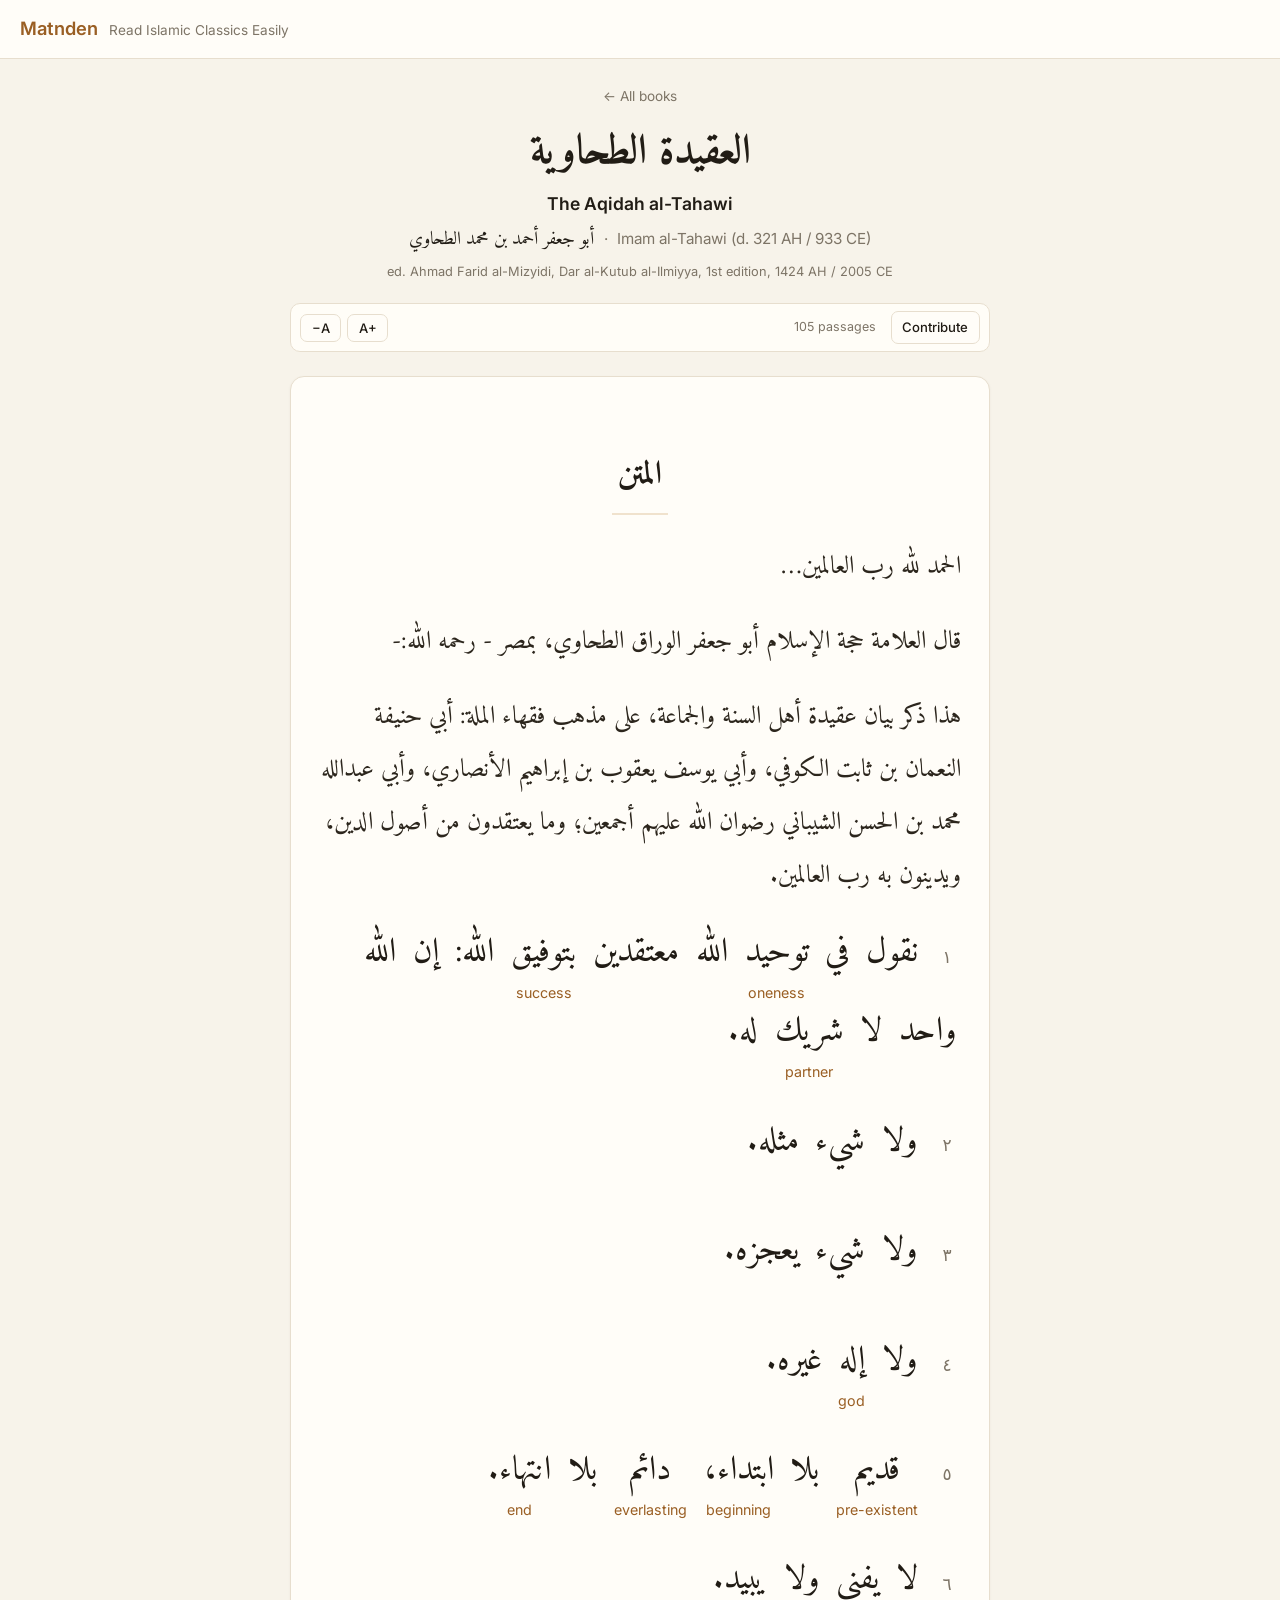
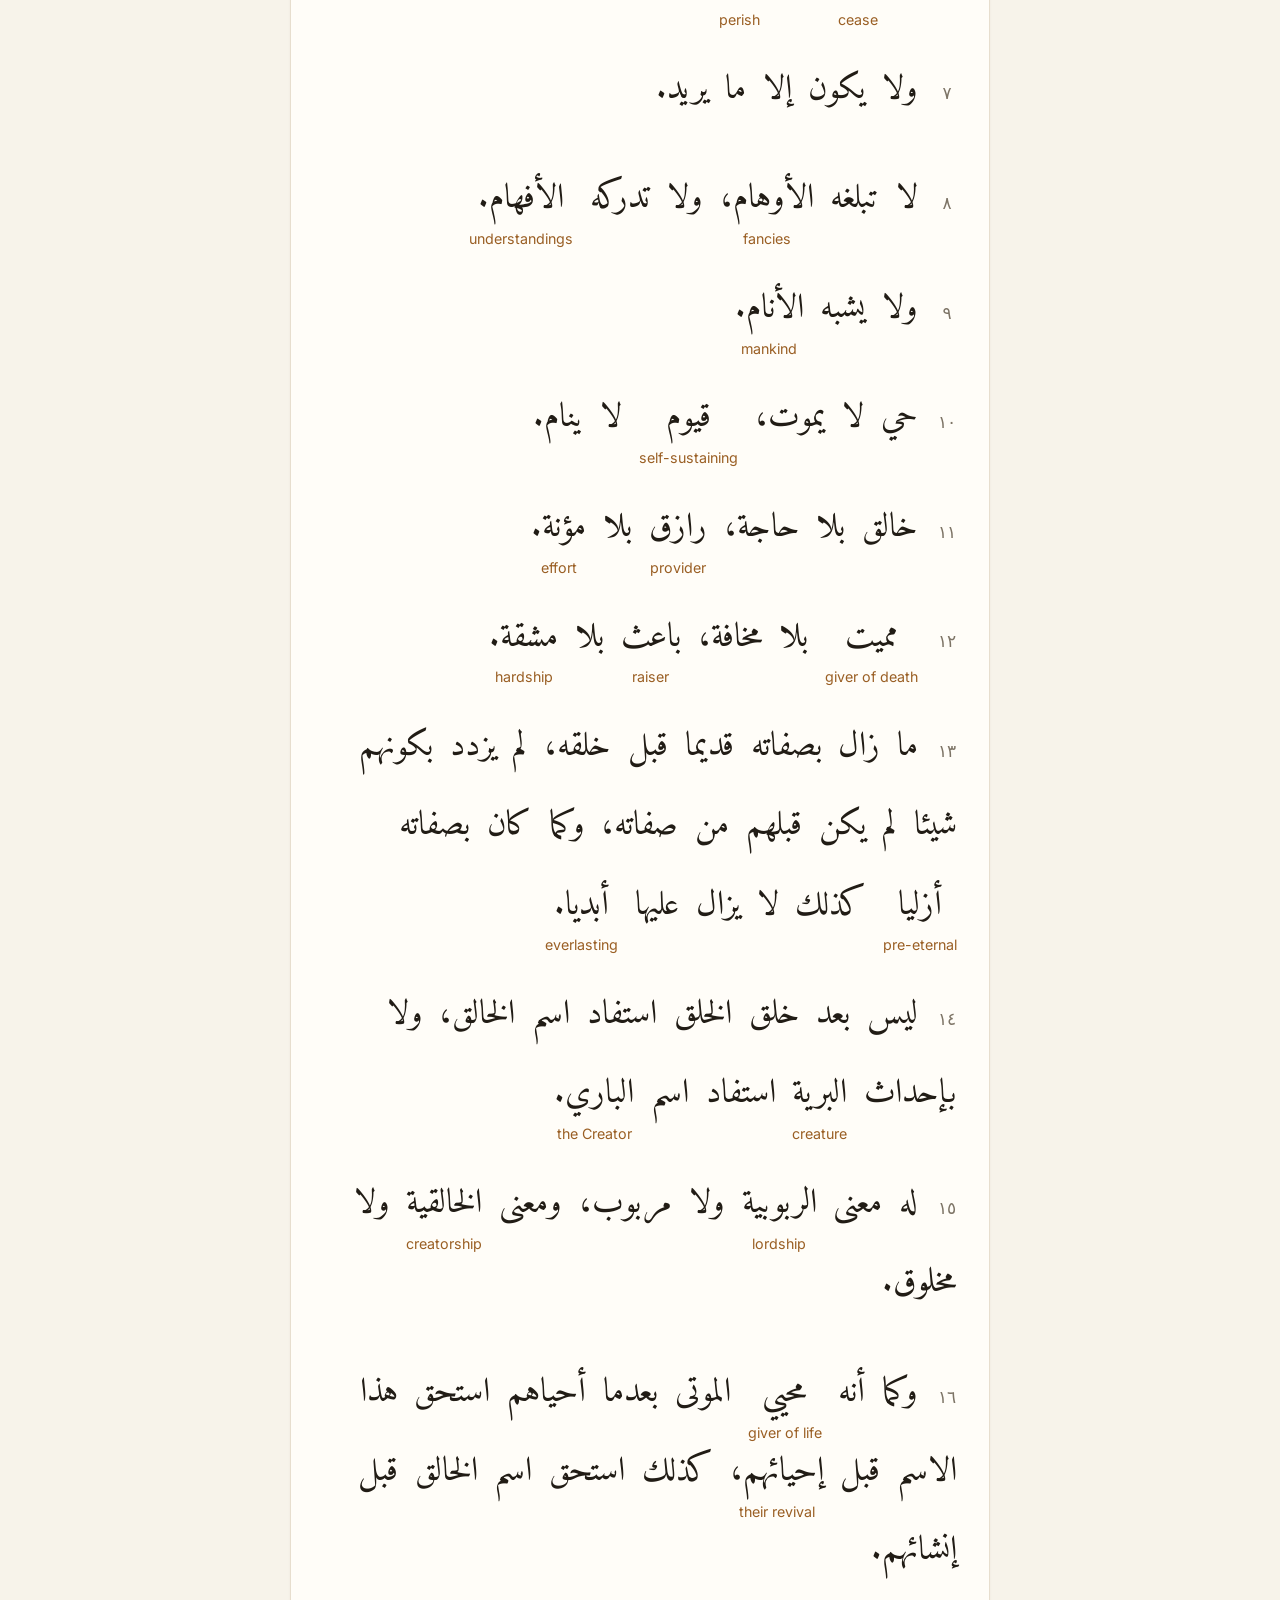
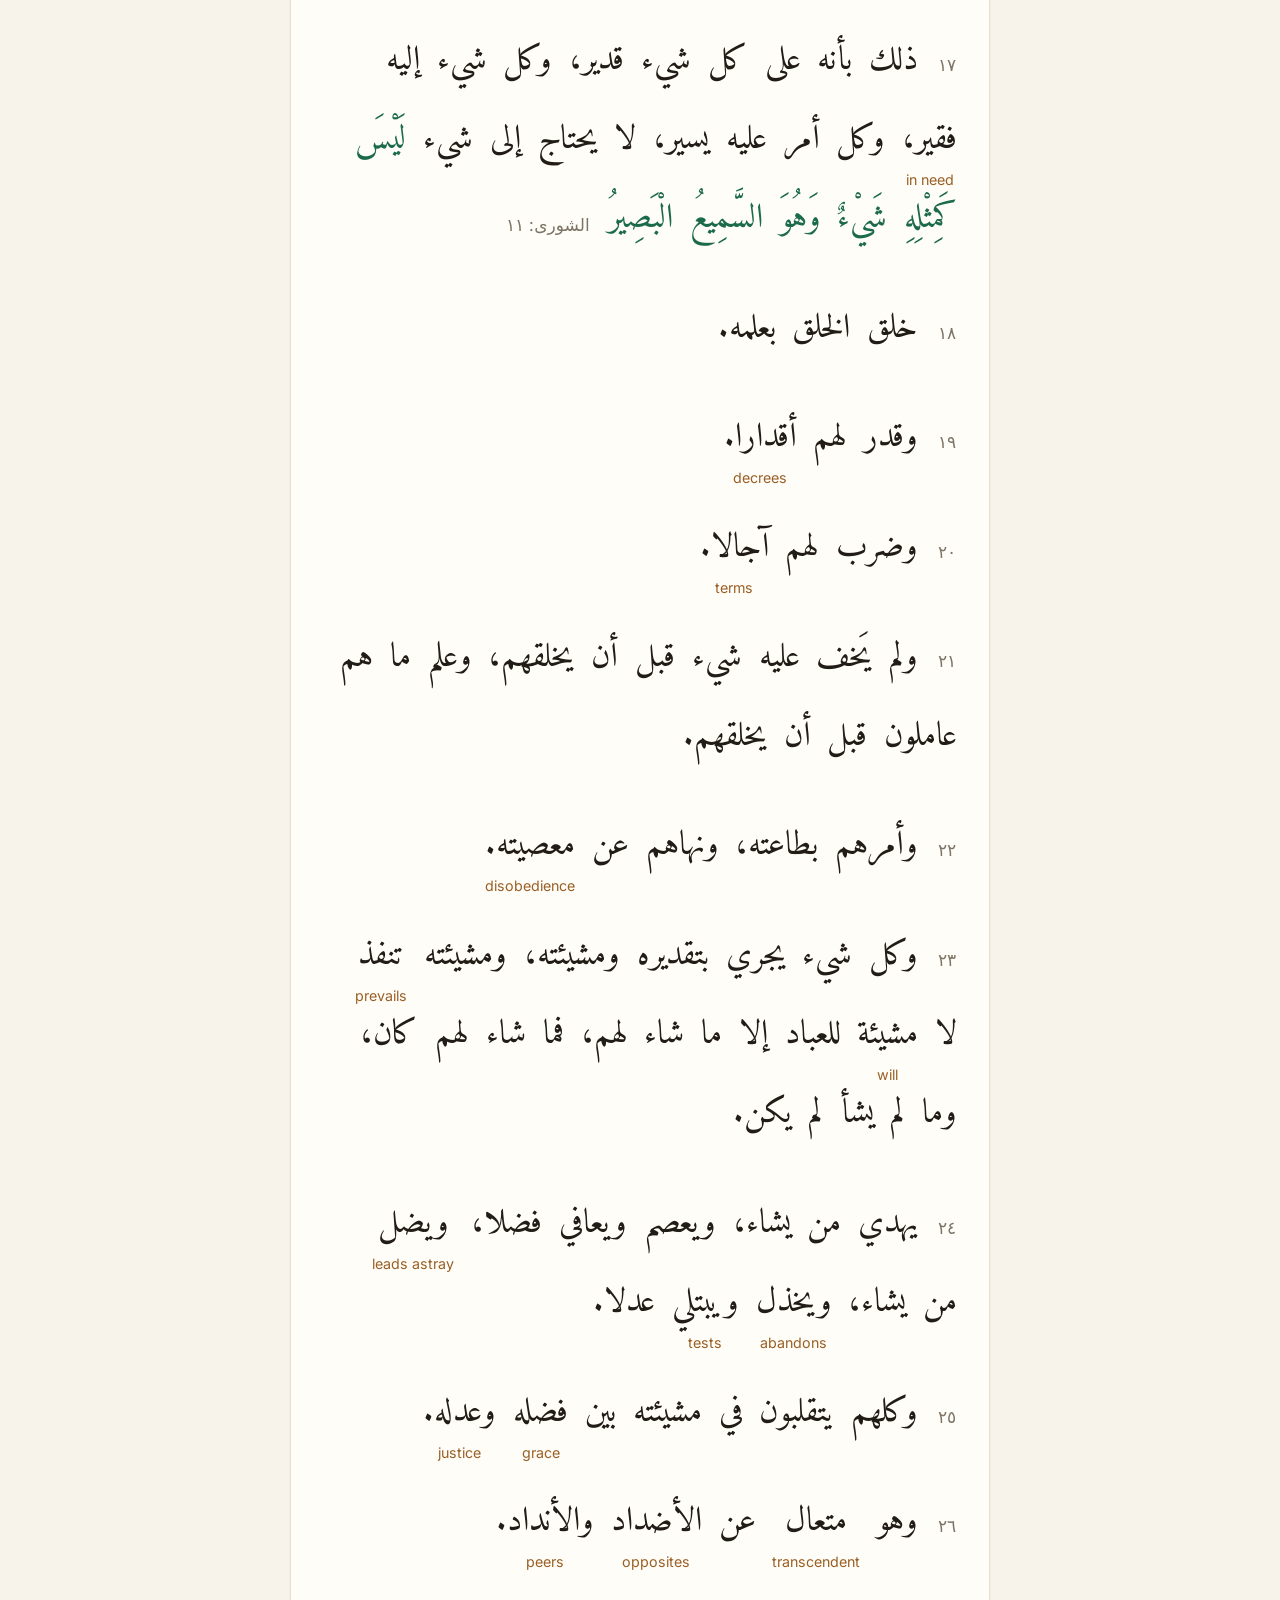
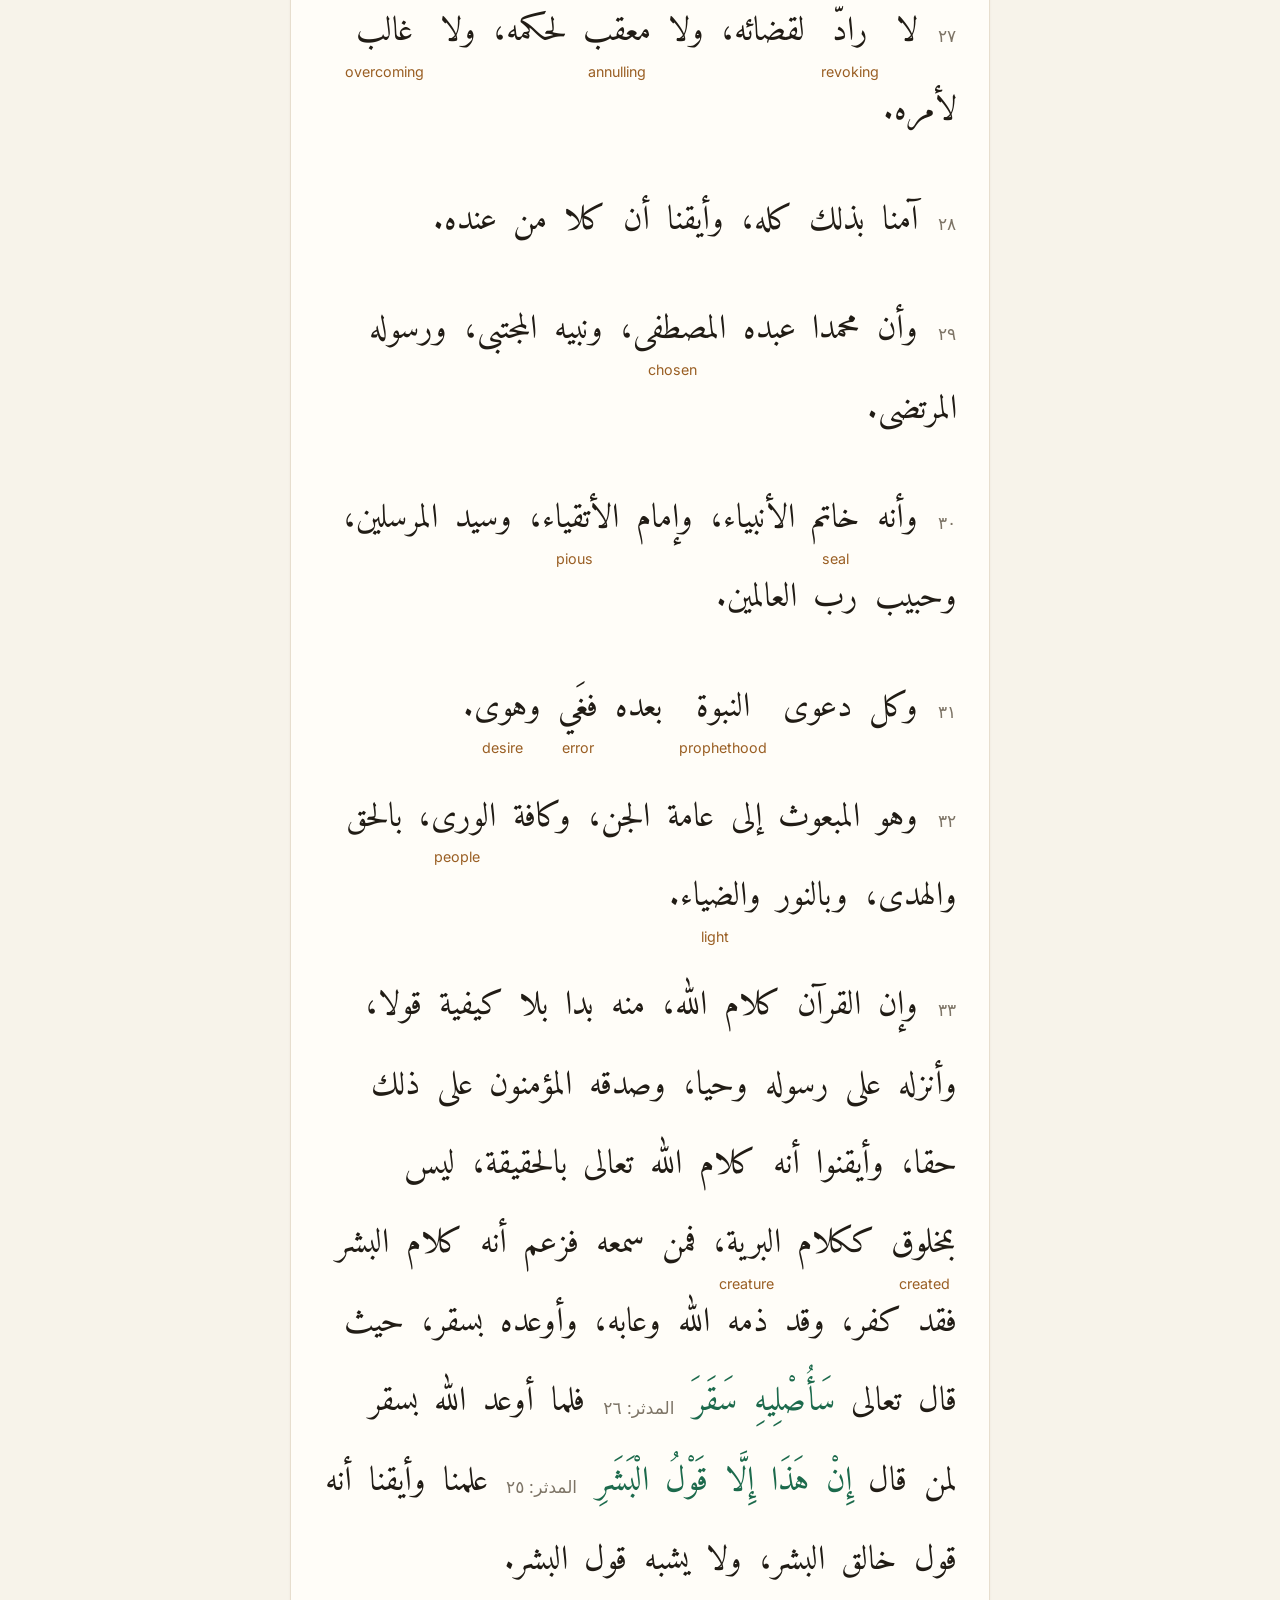
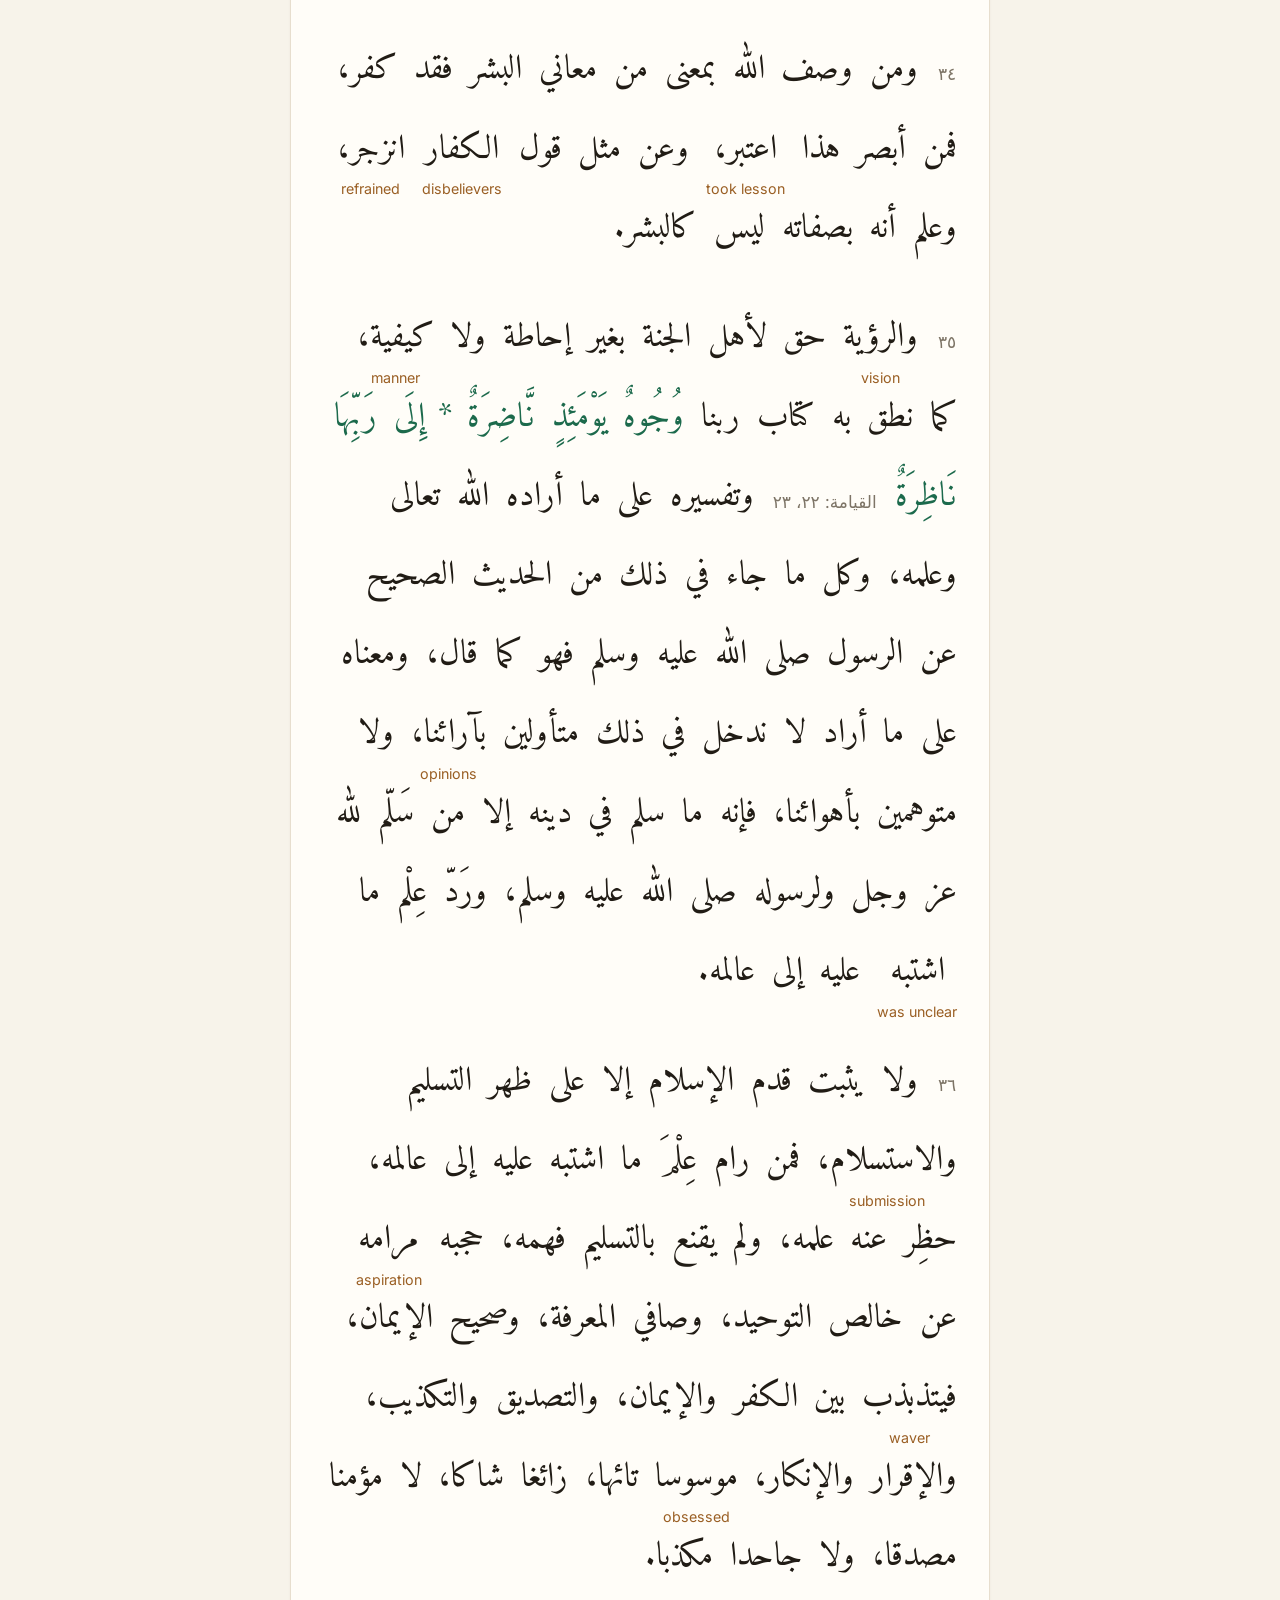
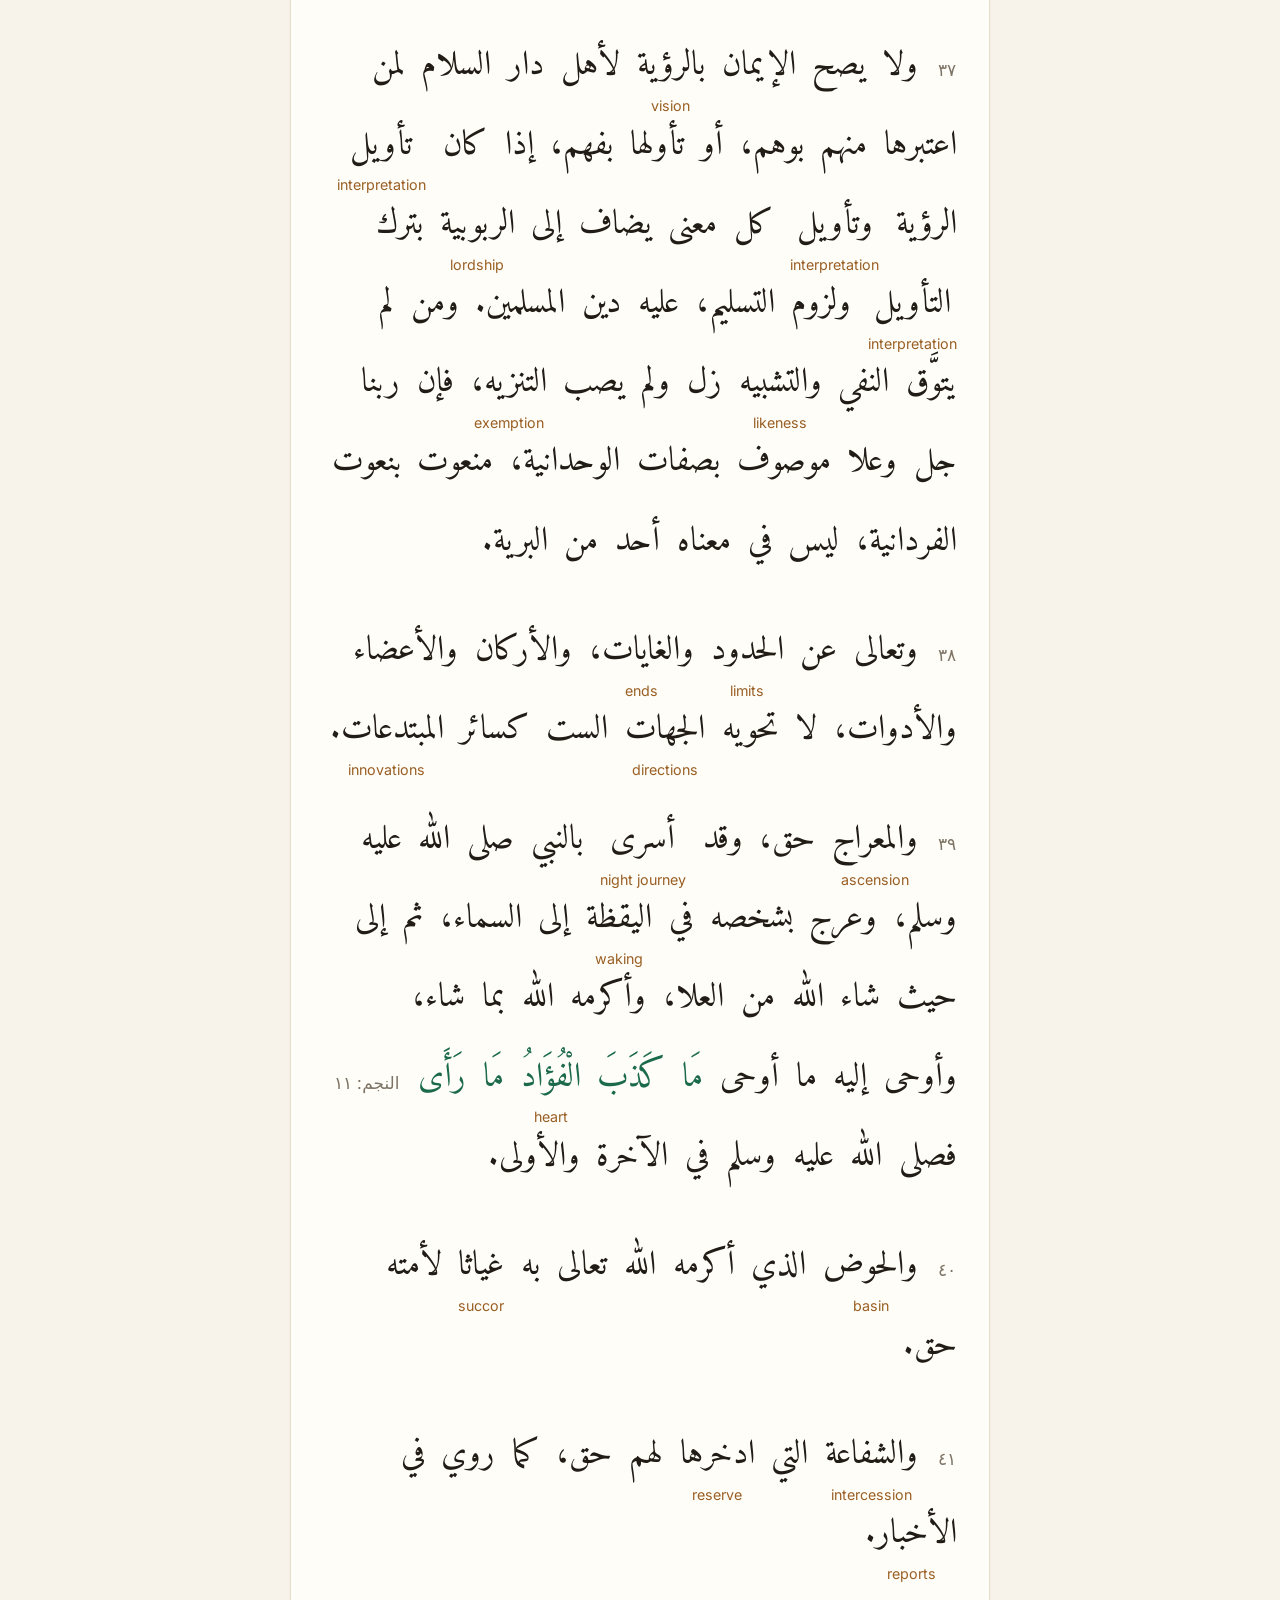
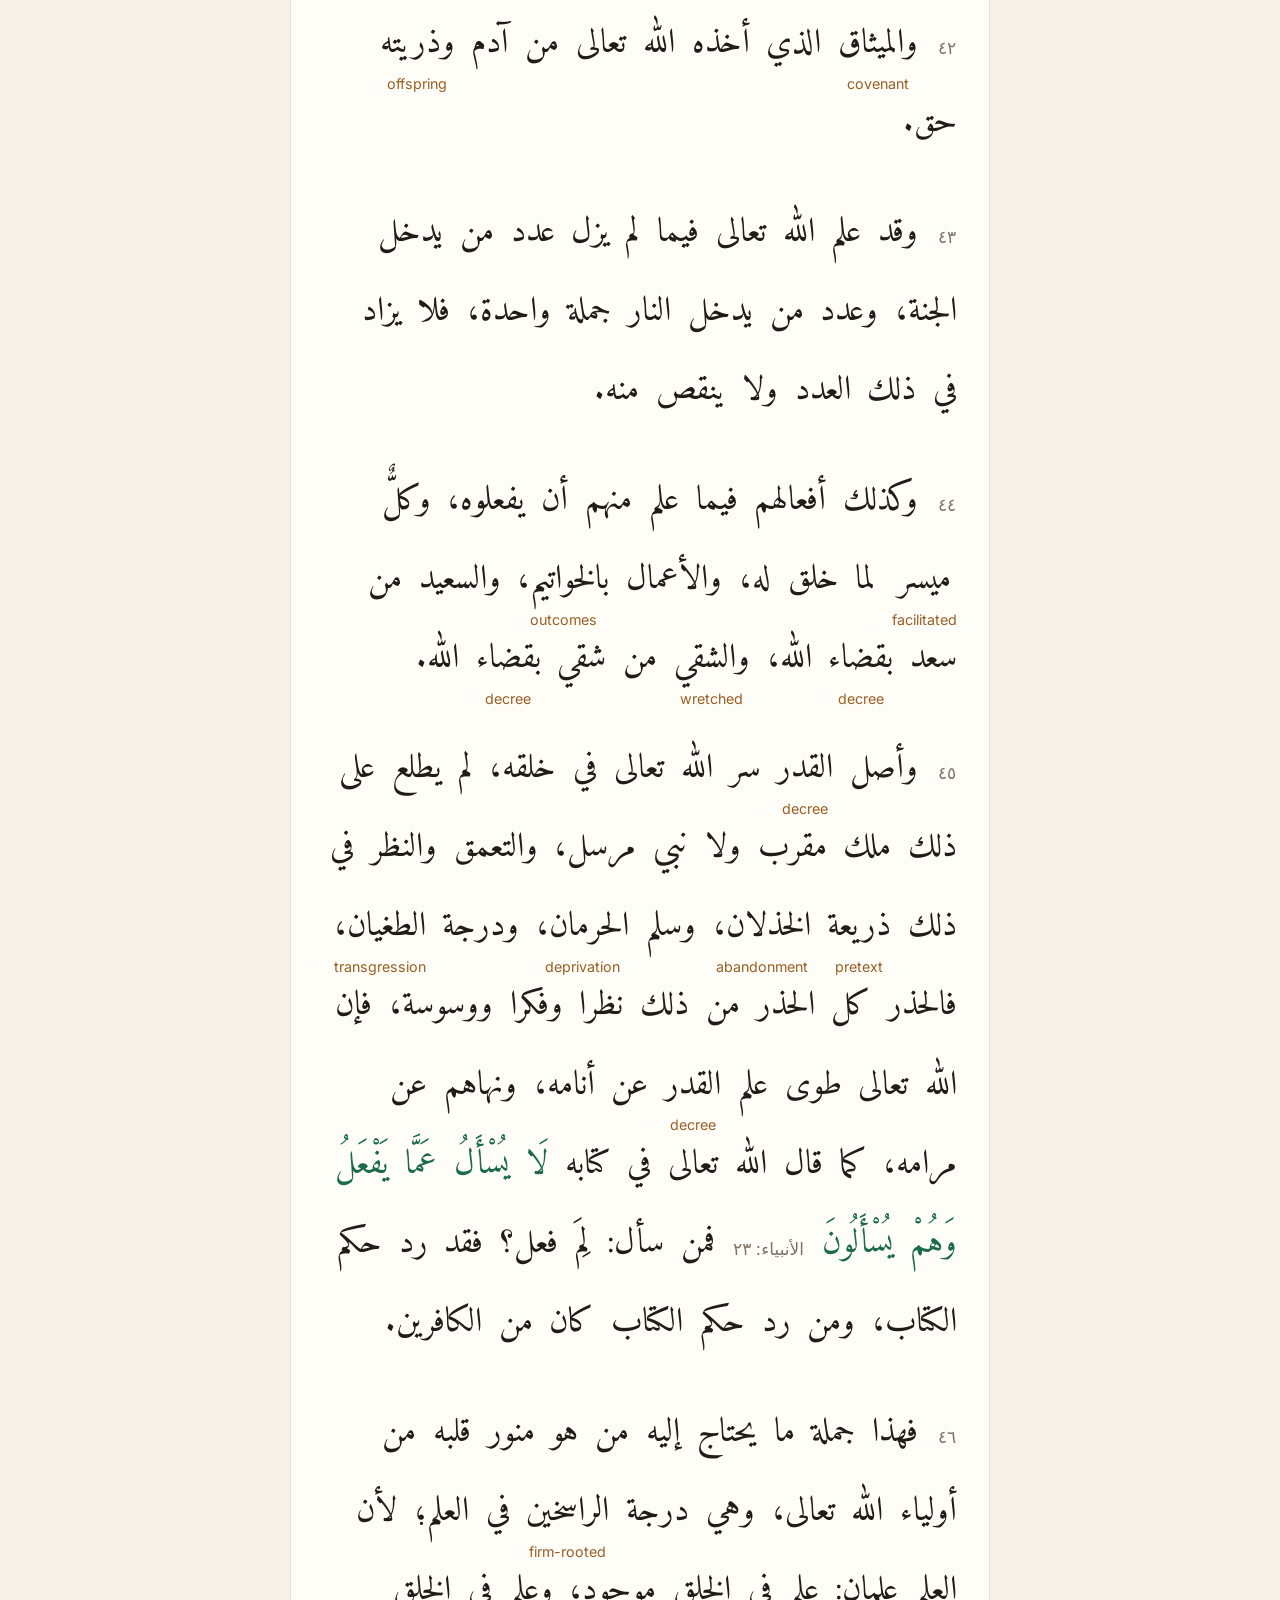
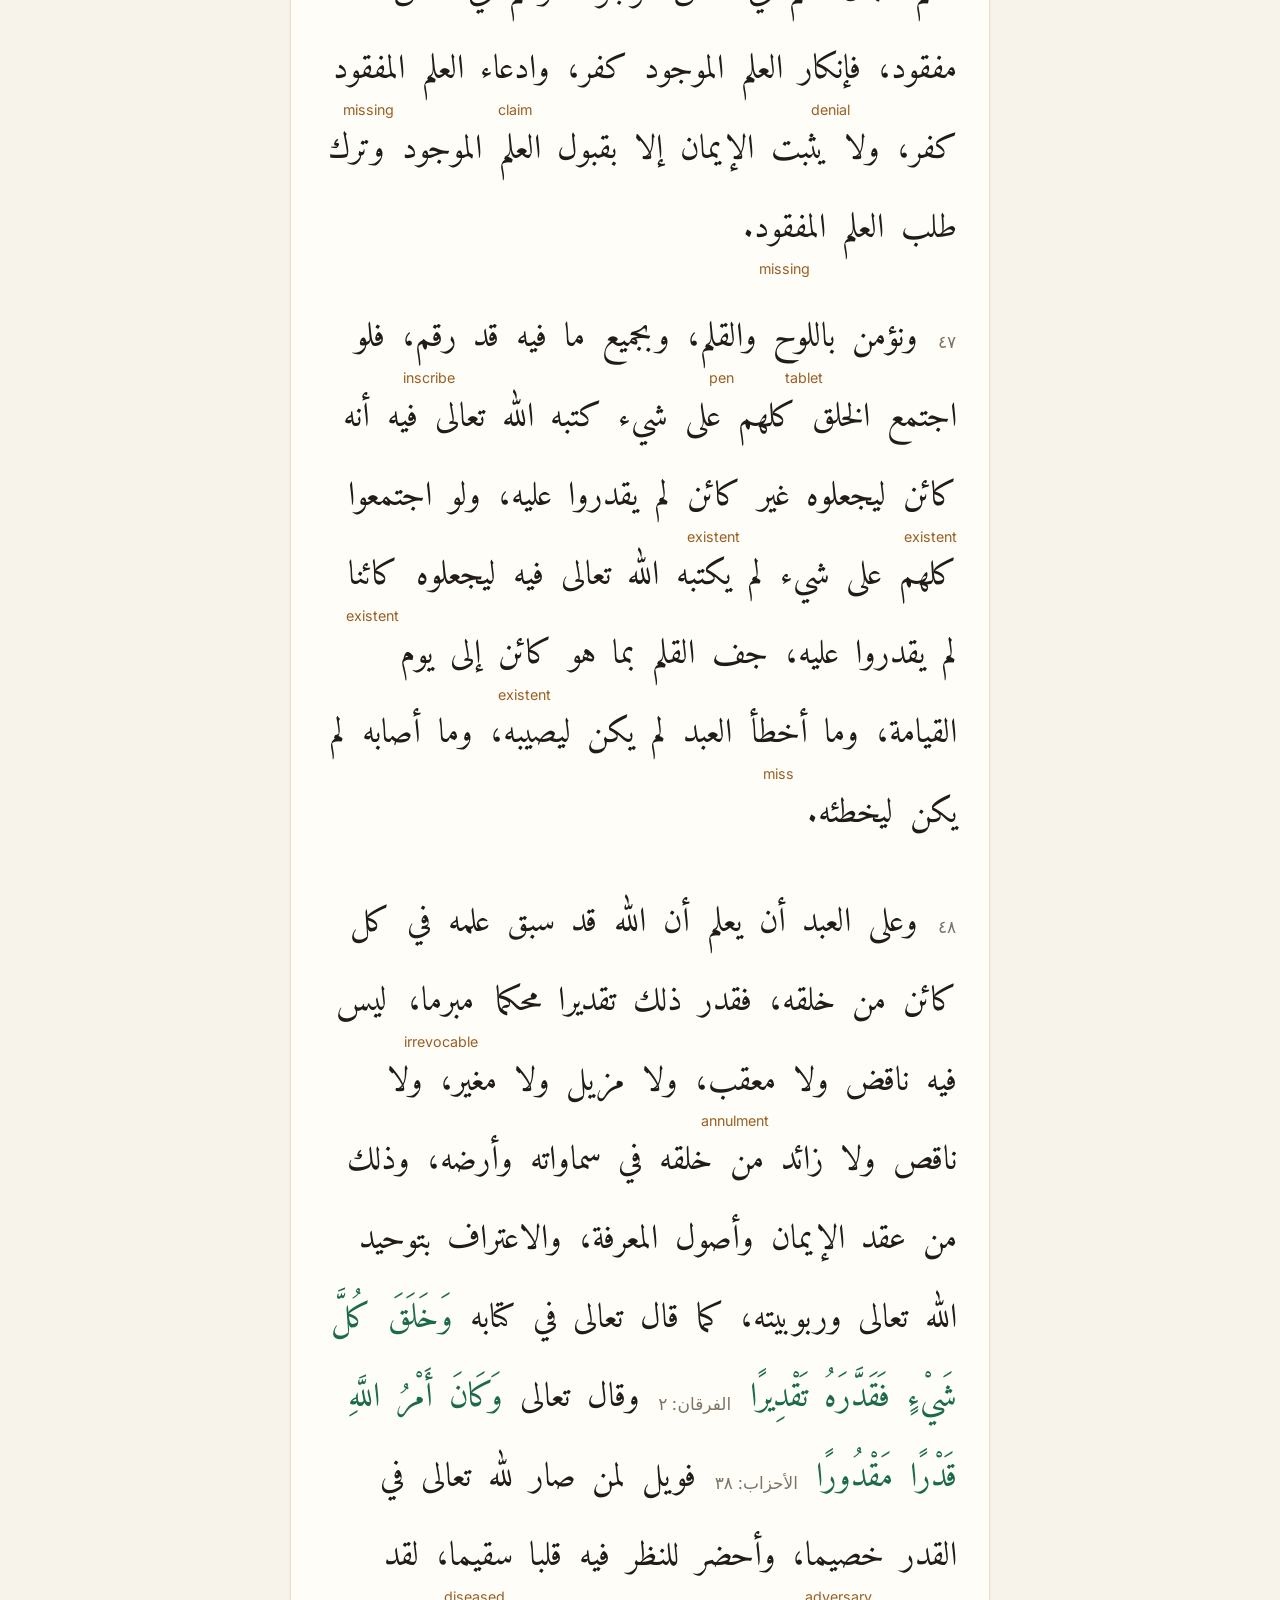
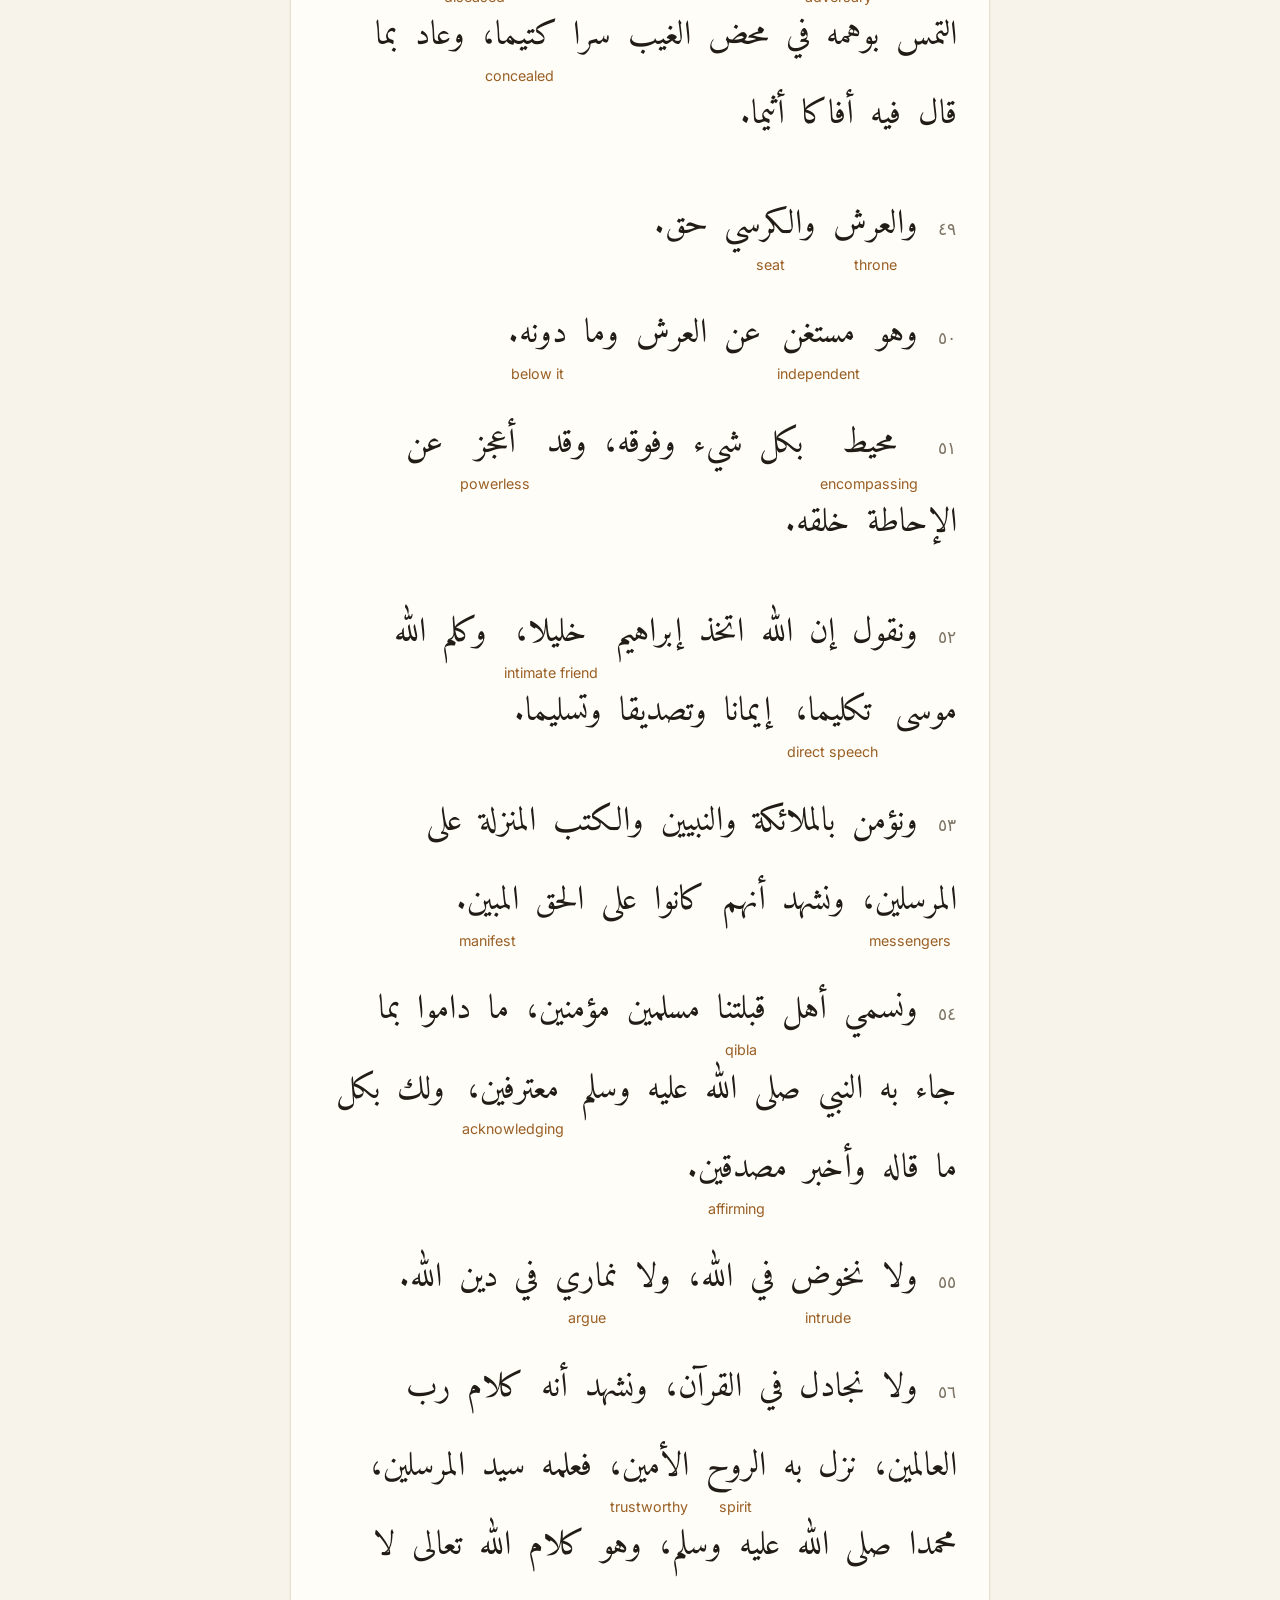
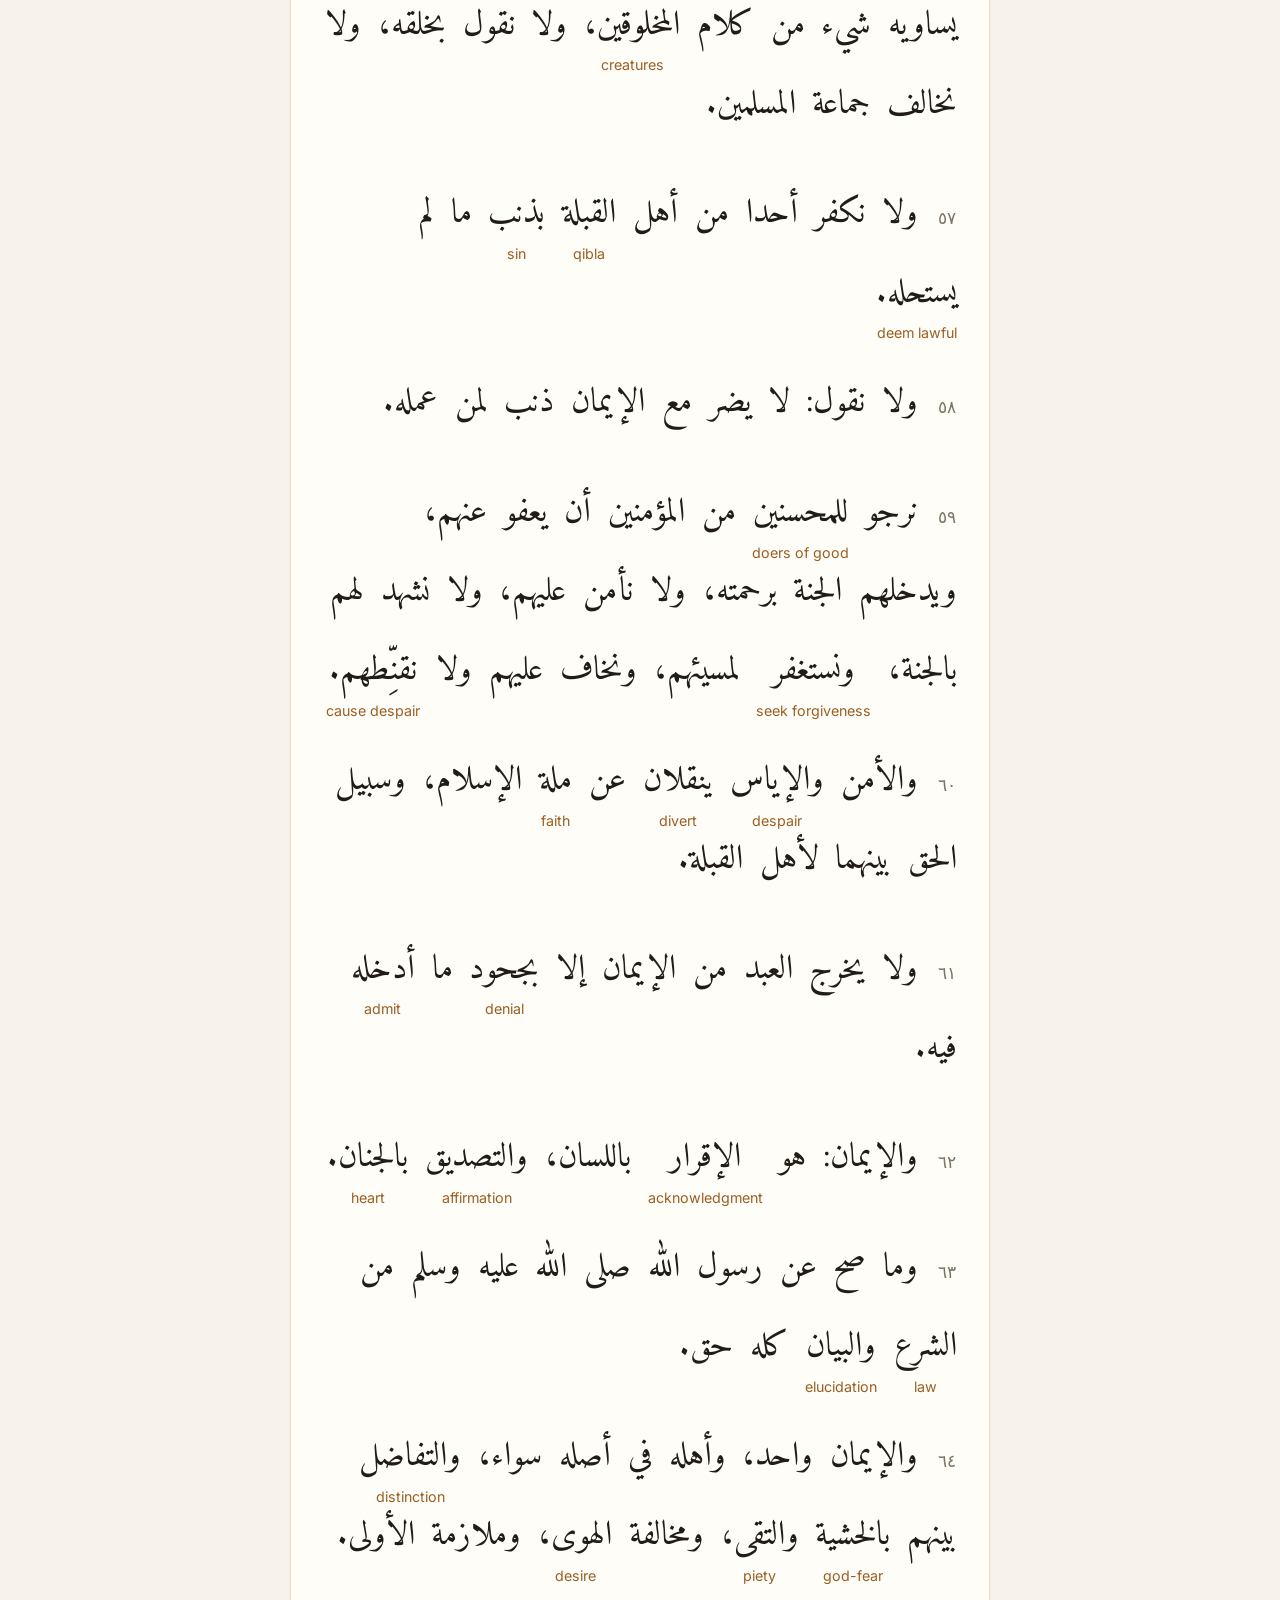
<file: books/tahawi/index.html>
<!DOCTYPE html>
<html lang="en">
<head>
<meta charset="utf-8">
<meta name="viewport" content="width=device-width, initial-scale=1">
<title>The Aqidah al-Tahawi | Matnden</title>
<meta name="description" content="Beginner Classic">
<meta property="og:title" content="The Aqidah al-Tahawi | Matnden">
<meta property="og:description" content="Beginner Classic">
<meta property="og:type" content="book">
<meta property="og:url" content="https://matnden.github.io/books/tahawi/">
<link rel="preconnect" href="https://fonts.googleapis.com">
<link rel="preconnect" href="https://fonts.gstatic.com" crossorigin>
<link href="https://fonts.googleapis.com/css2?family=Amiri:ital,wght@0,400;0,700;1,400&family=Inter:wght@400;500;600&display=swap" rel="stylesheet">
<link rel="stylesheet" href="../../style.css">
<link rel="icon" href="data:image/svg+xml,<svg xmlns='http://www.w3.org/2000/svg' viewBox='0 0 100 100'><text y='.9em' font-size='90'>📖</text></svg>">
</head>
<body>
<header class="site-header">
  <a class="brand" href="../../">
    <span class="brand-name">Matnden</span>
    <span class="brand-tag">Read Islamic Classics Easily</span>
  </a>
  
</header>

<main class="book">
  <header class="book-header">
    <a class="back" href="../../">&larr; All books</a>
    <h1 lang="ar" dir="rtl">العقيدة الطحاوية</h1>
    <p class="book-title-en">The Aqidah al-Tahawi</p>
    <p class="book-author">
      <span lang="ar" dir="rtl">أبو جعفر أحمد بن محمد الطحاوي</span>
      <span class="sep">&middot;</span> Imam al-Tahawi (d. 321 AH / 933 CE)
    </p>
    <p class="book-edition">ed. Ahmad Farid al-Mizyidi, Dar al-Kutub al-Ilmiyya, 1st edition, 1424 AH / 2005 CE</p>
  </header>

    <div class="toolbar">
      <div class="font-controls" role="group" aria-label="Font size">
        <button type="button" id="font-minus" title="Smaller text" aria-label="Smaller text">&minus;A</button>
        <button type="button" id="font-plus" title="Larger text" aria-label="Larger text">A+</button>
      </div>
      <div class="toolbar-right">
        <div class="stats">105 passages</div>
        <a class="contribute" href="https://github.com/matnden/matnden.github.io/edit/main/data/books/tahawi/text.md" target="_blank" rel="noopener">Contribute</a>
      </div>
    </div>

  <article class="book-body" id="book-body" lang="ar" dir="rtl">
    
      <h2 class="section-title" id="المتن"><a href="#المتن">المتن</a></h2>
      
      <p class="prose">الحمد لله رب العالمين…</p>
      
      <p class="prose">قال العلامة حجة الإسلام أبو جعفر الوراق الطحاوي، بمصر - رحمه الله:-</p>
      
      <p class="prose">هذا ذكر بيان عقيدة أهل السنة والجماعة، على مذهب فقهاء الملة: أبي حنيفة النعمان بن ثابت الكوفي، وأبي يوسف يعقوب بن إبراهيم الأنصاري، وأبي عبدالله محمد بن الحسن الشيباني رضوان الله عليهم أجمعين؛ وما يعتقدون من أصول الدين، ويدينون به رب العالمين.</p>
      
      <p class="passage" id="p1"><span class="pnum">١</span><span class="w"><span class="wt">نقول</span><span class="wg"></span></span> <span class="w"><span class="wt">في</span><span class="wg"></span></span> <span class="w"><span class="wt">توحيد</span><span class="wg">oneness</span></span> <span class="w"><span class="wt">الله</span><span class="wg"></span></span> <span class="w"><span class="wt">معتقدين</span><span class="wg"></span></span> <span class="w"><span class="wt">بتوفيق</span><span class="wg">success</span></span> <span class="w"><span class="wt">الله:</span><span class="wg"></span></span> <span class="w"><span class="wt">إن</span><span class="wg"></span></span> <span class="w"><span class="wt">الله</span><span class="wg"></span></span> <span class="w"><span class="wt">واحد</span><span class="wg"></span></span> <span class="w"><span class="wt">لا</span><span class="wg"></span></span> <span class="w"><span class="wt">شريك</span><span class="wg">partner</span></span> <span class="w"><span class="wt">له.</span><span class="wg"></span></span></p>
      
      <p class="passage" id="p2"><span class="pnum">٢</span><span class="w"><span class="wt">ولا</span><span class="wg"></span></span> <span class="w"><span class="wt">شيء</span><span class="wg"></span></span> <span class="w"><span class="wt">مثله.</span><span class="wg"></span></span></p>
      
      <p class="passage" id="p3"><span class="pnum">٣</span><span class="w"><span class="wt">ولا</span><span class="wg"></span></span> <span class="w"><span class="wt">شيء</span><span class="wg"></span></span> <span class="w"><span class="wt">يعجزه.</span><span class="wg"></span></span></p>
      
      <p class="passage" id="p4"><span class="pnum">٤</span><span class="w"><span class="wt">ولا</span><span class="wg"></span></span> <span class="w"><span class="wt">إله</span><span class="wg">god</span></span> <span class="w"><span class="wt">غيره.</span><span class="wg"></span></span></p>
      
      <p class="passage" id="p5"><span class="pnum">٥</span><span class="w"><span class="wt">قديم</span><span class="wg">pre-existent</span></span> <span class="w"><span class="wt">بلا</span><span class="wg"></span></span> <span class="w"><span class="wt">ابتداء،</span><span class="wg">beginning</span></span> <span class="w"><span class="wt">دائم</span><span class="wg">everlasting</span></span> <span class="w"><span class="wt">بلا</span><span class="wg"></span></span> <span class="w"><span class="wt">انتهاء.</span><span class="wg">end</span></span></p>
      
      <p class="passage" id="p6"><span class="pnum">٦</span><span class="w"><span class="wt">لا</span><span class="wg"></span></span> <span class="w"><span class="wt">يفنى</span><span class="wg">cease</span></span> <span class="w"><span class="wt">ولا</span><span class="wg"></span></span> <span class="w"><span class="wt">يبيد.</span><span class="wg">perish</span></span></p>
      
      <p class="passage" id="p7"><span class="pnum">٧</span><span class="w"><span class="wt">ولا</span><span class="wg"></span></span> <span class="w"><span class="wt">يكون</span><span class="wg"></span></span> <span class="w"><span class="wt">إلا</span><span class="wg"></span></span> <span class="w"><span class="wt">ما</span><span class="wg"></span></span> <span class="w"><span class="wt">يريد.</span><span class="wg"></span></span></p>
      
      <p class="passage" id="p8"><span class="pnum">٨</span><span class="w"><span class="wt">لا</span><span class="wg"></span></span> <span class="w"><span class="wt">تبلغه</span><span class="wg"></span></span> <span class="w"><span class="wt">الأوهام،</span><span class="wg">fancies</span></span> <span class="w"><span class="wt">ولا</span><span class="wg"></span></span> <span class="w"><span class="wt">تدركه</span><span class="wg"></span></span> <span class="w"><span class="wt">الأفهام.</span><span class="wg">understandings</span></span></p>
      
      <p class="passage" id="p9"><span class="pnum">٩</span><span class="w"><span class="wt">ولا</span><span class="wg"></span></span> <span class="w"><span class="wt">يشبه</span><span class="wg"></span></span> <span class="w"><span class="wt">الأنام.</span><span class="wg">mankind</span></span></p>
      
      <p class="passage" id="p10"><span class="pnum">١٠</span><span class="w"><span class="wt">حي</span><span class="wg"></span></span> <span class="w"><span class="wt">لا</span><span class="wg"></span></span> <span class="w"><span class="wt">يموت،</span><span class="wg"></span></span> <span class="w"><span class="wt">قيوم</span><span class="wg">self-sustaining</span></span> <span class="w"><span class="wt">لا</span><span class="wg"></span></span> <span class="w"><span class="wt">ينام.</span><span class="wg"></span></span></p>
      
      <p class="passage" id="p11"><span class="pnum">١١</span><span class="w"><span class="wt">خالق</span><span class="wg"></span></span> <span class="w"><span class="wt">بلا</span><span class="wg"></span></span> <span class="w"><span class="wt">حاجة،</span><span class="wg"></span></span> <span class="w"><span class="wt">رازق</span><span class="wg">provider</span></span> <span class="w"><span class="wt">بلا</span><span class="wg"></span></span> <span class="w"><span class="wt">مؤنة.</span><span class="wg">effort</span></span></p>
      
      <p class="passage" id="p12"><span class="pnum">١٢</span><span class="w"><span class="wt">مميت</span><span class="wg">giver of death</span></span> <span class="w"><span class="wt">بلا</span><span class="wg"></span></span> <span class="w"><span class="wt">مخافة،</span><span class="wg"></span></span> <span class="w"><span class="wt">باعث</span><span class="wg">raiser</span></span> <span class="w"><span class="wt">بلا</span><span class="wg"></span></span> <span class="w"><span class="wt">مشقة.</span><span class="wg">hardship</span></span></p>
      
      <p class="passage" id="p13"><span class="pnum">١٣</span><span class="w"><span class="wt">ما</span><span class="wg"></span></span> <span class="w"><span class="wt">زال</span><span class="wg"></span></span> <span class="w"><span class="wt">بصفاته</span><span class="wg"></span></span> <span class="w"><span class="wt">قديما</span><span class="wg"></span></span> <span class="w"><span class="wt">قبل</span><span class="wg"></span></span> <span class="w"><span class="wt">خلقه،</span><span class="wg"></span></span> <span class="w"><span class="wt">لم</span><span class="wg"></span></span> <span class="w"><span class="wt">يزدد</span><span class="wg"></span></span> <span class="w"><span class="wt">بكونهم</span><span class="wg"></span></span> <span class="w"><span class="wt">شيئا</span><span class="wg"></span></span> <span class="w"><span class="wt">لم</span><span class="wg"></span></span> <span class="w"><span class="wt">يكن</span><span class="wg"></span></span> <span class="w"><span class="wt">قبلهم</span><span class="wg"></span></span> <span class="w"><span class="wt">من</span><span class="wg"></span></span> <span class="w"><span class="wt">صفاته،</span><span class="wg"></span></span> <span class="w"><span class="wt">وكما</span><span class="wg"></span></span> <span class="w"><span class="wt">كان</span><span class="wg"></span></span> <span class="w"><span class="wt">بصفاته</span><span class="wg"></span></span> <span class="w"><span class="wt">أزليا</span><span class="wg">pre-eternal</span></span> <span class="w"><span class="wt">كذلك</span><span class="wg"></span></span> <span class="w"><span class="wt">لا</span><span class="wg"></span></span> <span class="w"><span class="wt">يزال</span><span class="wg"></span></span> <span class="w"><span class="wt">عليها</span><span class="wg"></span></span> <span class="w"><span class="wt">أبديا.</span><span class="wg">everlasting</span></span></p>
      
      <p class="passage" id="p14"><span class="pnum">١٤</span><span class="w"><span class="wt">ليس</span><span class="wg"></span></span> <span class="w"><span class="wt">بعد</span><span class="wg"></span></span> <span class="w"><span class="wt">خلق</span><span class="wg"></span></span> <span class="w"><span class="wt">الخلق</span><span class="wg"></span></span> <span class="w"><span class="wt">استفاد</span><span class="wg"></span></span> <span class="w"><span class="wt">اسم</span><span class="wg"></span></span> <span class="w"><span class="wt">الخالق،</span><span class="wg"></span></span> <span class="w"><span class="wt">ولا</span><span class="wg"></span></span> <span class="w"><span class="wt">بإحداث</span><span class="wg"></span></span> <span class="w"><span class="wt">البرية</span><span class="wg">creature</span></span> <span class="w"><span class="wt">استفاد</span><span class="wg"></span></span> <span class="w"><span class="wt">اسم</span><span class="wg"></span></span> <span class="w"><span class="wt">الباري.</span><span class="wg">the Creator</span></span></p>
      
      <p class="passage" id="p15"><span class="pnum">١٥</span><span class="w"><span class="wt">له</span><span class="wg"></span></span> <span class="w"><span class="wt">معنى</span><span class="wg"></span></span> <span class="w"><span class="wt">الربوبية</span><span class="wg">lordship</span></span> <span class="w"><span class="wt">ولا</span><span class="wg"></span></span> <span class="w"><span class="wt">مربوب،</span><span class="wg"></span></span> <span class="w"><span class="wt">ومعنى</span><span class="wg"></span></span> <span class="w"><span class="wt">الخالقية</span><span class="wg">creatorship</span></span> <span class="w"><span class="wt">ولا</span><span class="wg"></span></span> <span class="w"><span class="wt">مخلوق.</span><span class="wg"></span></span></p>
      
      <p class="passage" id="p16"><span class="pnum">١٦</span><span class="w"><span class="wt">وكما</span><span class="wg"></span></span> <span class="w"><span class="wt">أنه</span><span class="wg"></span></span> <span class="w"><span class="wt">محيي</span><span class="wg">giver of life</span></span> <span class="w"><span class="wt">الموتى</span><span class="wg"></span></span> <span class="w"><span class="wt">بعدما</span><span class="wg"></span></span> <span class="w"><span class="wt">أحياهم</span><span class="wg"></span></span> <span class="w"><span class="wt">استحق</span><span class="wg"></span></span> <span class="w"><span class="wt">هذا</span><span class="wg"></span></span> <span class="w"><span class="wt">الاسم</span><span class="wg"></span></span> <span class="w"><span class="wt">قبل</span><span class="wg"></span></span> <span class="w"><span class="wt">إحيائهم،</span><span class="wg">their revival</span></span> <span class="w"><span class="wt">كذلك</span><span class="wg"></span></span> <span class="w"><span class="wt">استحق</span><span class="wg"></span></span> <span class="w"><span class="wt">اسم</span><span class="wg"></span></span> <span class="w"><span class="wt">الخالق</span><span class="wg"></span></span> <span class="w"><span class="wt">قبل</span><span class="wg"></span></span> <span class="w"><span class="wt">إنشائهم.</span><span class="wg"></span></span></p>
      
      <p class="passage" id="p17"><span class="pnum">١٧</span><span class="w"><span class="wt">ذلك</span><span class="wg"></span></span> <span class="w"><span class="wt">بأنه</span><span class="wg"></span></span> <span class="w"><span class="wt">على</span><span class="wg"></span></span> <span class="w"><span class="wt">كل</span><span class="wg"></span></span> <span class="w"><span class="wt">شيء</span><span class="wg"></span></span> <span class="w"><span class="wt">قدير،</span><span class="wg"></span></span> <span class="w"><span class="wt">وكل</span><span class="wg"></span></span> <span class="w"><span class="wt">شيء</span><span class="wg"></span></span> <span class="w"><span class="wt">إليه</span><span class="wg"></span></span> <span class="w"><span class="wt">فقير،</span><span class="wg">in need</span></span> <span class="w"><span class="wt">وكل</span><span class="wg"></span></span> <span class="w"><span class="wt">أمر</span><span class="wg"></span></span> <span class="w"><span class="wt">عليه</span><span class="wg"></span></span> <span class="w"><span class="wt">يسير،</span><span class="wg"></span></span> <span class="w"><span class="wt">لا</span><span class="wg"></span></span> <span class="w"><span class="wt">يحتاج</span><span class="wg"></span></span> <span class="w"><span class="wt">إلى</span><span class="wg"></span></span> <span class="w"><span class="wt">شيء</span><span class="wg"></span></span> <span class="ayah"><span class="w"><span class="wt">لَيْسَ</span><span class="wg"></span></span> <span class="w"><span class="wt">كَمِثْلِهِ</span><span class="wg"></span></span> <span class="w"><span class="wt">شَيْءٌ</span><span class="wg"></span></span> <span class="w"><span class="wt">وَهُوَ</span><span class="wg"></span></span> <span class="w"><span class="wt">السَّمِيعُ</span><span class="wg"></span></span> <span class="w"><span class="wt">الْبَصِيرُ</span><span class="wg"></span></span></span> <span class="ref">الشورى: ١١</span></p>
      
      <p class="passage" id="p18"><span class="pnum">١٨</span><span class="w"><span class="wt">خلق</span><span class="wg"></span></span> <span class="w"><span class="wt">الخلق</span><span class="wg"></span></span> <span class="w"><span class="wt">بعلمه.</span><span class="wg"></span></span></p>
      
      <p class="passage" id="p19"><span class="pnum">١٩</span><span class="w"><span class="wt">وقدر</span><span class="wg"></span></span> <span class="w"><span class="wt">لهم</span><span class="wg"></span></span> <span class="w"><span class="wt">أقدارا.</span><span class="wg">decrees</span></span></p>
      
      <p class="passage" id="p20"><span class="pnum">٢٠</span><span class="w"><span class="wt">وضرب</span><span class="wg"></span></span> <span class="w"><span class="wt">لهم</span><span class="wg"></span></span> <span class="w"><span class="wt">آجالا.</span><span class="wg">terms</span></span></p>
      
      <p class="passage" id="p21"><span class="pnum">٢١</span><span class="w"><span class="wt">ولم</span><span class="wg"></span></span> <span class="w"><span class="wt">يَخف</span><span class="wg"></span></span> <span class="w"><span class="wt">عليه</span><span class="wg"></span></span> <span class="w"><span class="wt">شيء</span><span class="wg"></span></span> <span class="w"><span class="wt">قبل</span><span class="wg"></span></span> <span class="w"><span class="wt">أن</span><span class="wg"></span></span> <span class="w"><span class="wt">يخلقهم،</span><span class="wg"></span></span> <span class="w"><span class="wt">وعلم</span><span class="wg"></span></span> <span class="w"><span class="wt">ما</span><span class="wg"></span></span> <span class="w"><span class="wt">هم</span><span class="wg"></span></span> <span class="w"><span class="wt">عاملون</span><span class="wg"></span></span> <span class="w"><span class="wt">قبل</span><span class="wg"></span></span> <span class="w"><span class="wt">أن</span><span class="wg"></span></span> <span class="w"><span class="wt">يخلقهم.</span><span class="wg"></span></span></p>
      
      <p class="passage" id="p22"><span class="pnum">٢٢</span><span class="w"><span class="wt">وأمرهم</span><span class="wg"></span></span> <span class="w"><span class="wt">بطاعته،</span><span class="wg"></span></span> <span class="w"><span class="wt">ونهاهم</span><span class="wg"></span></span> <span class="w"><span class="wt">عن</span><span class="wg"></span></span> <span class="w"><span class="wt">معصيته.</span><span class="wg">disobedience</span></span></p>
      
      <p class="passage" id="p23"><span class="pnum">٢٣</span><span class="w"><span class="wt">وكل</span><span class="wg"></span></span> <span class="w"><span class="wt">شيء</span><span class="wg"></span></span> <span class="w"><span class="wt">يجري</span><span class="wg"></span></span> <span class="w"><span class="wt">بتقديره</span><span class="wg"></span></span> <span class="w"><span class="wt">ومشيئته،</span><span class="wg"></span></span> <span class="w"><span class="wt">ومشيئته</span><span class="wg"></span></span> <span class="w"><span class="wt">تنفذ</span><span class="wg">prevails</span></span> <span class="w"><span class="wt">لا</span><span class="wg"></span></span> <span class="w"><span class="wt">مشيئة</span><span class="wg">will</span></span> <span class="w"><span class="wt">للعباد</span><span class="wg"></span></span> <span class="w"><span class="wt">إلا</span><span class="wg"></span></span> <span class="w"><span class="wt">ما</span><span class="wg"></span></span> <span class="w"><span class="wt">شاء</span><span class="wg"></span></span> <span class="w"><span class="wt">لهم،</span><span class="wg"></span></span> <span class="w"><span class="wt">فما</span><span class="wg"></span></span> <span class="w"><span class="wt">شاء</span><span class="wg"></span></span> <span class="w"><span class="wt">لهم</span><span class="wg"></span></span> <span class="w"><span class="wt">كان،</span><span class="wg"></span></span> <span class="w"><span class="wt">وما</span><span class="wg"></span></span> <span class="w"><span class="wt">لم</span><span class="wg"></span></span> <span class="w"><span class="wt">يشأ</span><span class="wg"></span></span> <span class="w"><span class="wt">لم</span><span class="wg"></span></span> <span class="w"><span class="wt">يكن.</span><span class="wg"></span></span></p>
      
      <p class="passage" id="p24"><span class="pnum">٢٤</span><span class="w"><span class="wt">يهدي</span><span class="wg"></span></span> <span class="w"><span class="wt">من</span><span class="wg"></span></span> <span class="w"><span class="wt">يشاء،</span><span class="wg"></span></span> <span class="w"><span class="wt">ويعصم</span><span class="wg"></span></span> <span class="w"><span class="wt">ويعافي</span><span class="wg"></span></span> <span class="w"><span class="wt">فضلا،</span><span class="wg"></span></span> <span class="w"><span class="wt">ويضل</span><span class="wg">leads astray</span></span> <span class="w"><span class="wt">من</span><span class="wg"></span></span> <span class="w"><span class="wt">يشاء،</span><span class="wg"></span></span> <span class="w"><span class="wt">ويخذل</span><span class="wg">abandons</span></span> <span class="w"><span class="wt">ويبتلي</span><span class="wg">tests</span></span> <span class="w"><span class="wt">عدلا.</span><span class="wg"></span></span></p>
      
      <p class="passage" id="p25"><span class="pnum">٢٥</span><span class="w"><span class="wt">وكلهم</span><span class="wg"></span></span> <span class="w"><span class="wt">يتقلبون</span><span class="wg"></span></span> <span class="w"><span class="wt">في</span><span class="wg"></span></span> <span class="w"><span class="wt">مشيئته</span><span class="wg"></span></span> <span class="w"><span class="wt">بين</span><span class="wg"></span></span> <span class="w"><span class="wt">فضله</span><span class="wg">grace</span></span> <span class="w"><span class="wt">وعدله.</span><span class="wg">justice</span></span></p>
      
      <p class="passage" id="p26"><span class="pnum">٢٦</span><span class="w"><span class="wt">وهو</span><span class="wg"></span></span> <span class="w"><span class="wt">متعال</span><span class="wg">transcendent</span></span> <span class="w"><span class="wt">عن</span><span class="wg"></span></span> <span class="w"><span class="wt">الأضداد</span><span class="wg">opposites</span></span> <span class="w"><span class="wt">والأنداد.</span><span class="wg">peers</span></span></p>
      
      <p class="passage" id="p27"><span class="pnum">٢٧</span><span class="w"><span class="wt">لا</span><span class="wg"></span></span> <span class="w"><span class="wt">رادّ</span><span class="wg">revoking</span></span> <span class="w"><span class="wt">لقضائه،</span><span class="wg"></span></span> <span class="w"><span class="wt">ولا</span><span class="wg"></span></span> <span class="w"><span class="wt">معقب</span><span class="wg">annulling</span></span> <span class="w"><span class="wt">لحكمه،</span><span class="wg"></span></span> <span class="w"><span class="wt">ولا</span><span class="wg"></span></span> <span class="w"><span class="wt">غالب</span><span class="wg">overcoming</span></span> <span class="w"><span class="wt">لأمره.</span><span class="wg"></span></span></p>
      
      <p class="passage" id="p28"><span class="pnum">٢٨</span><span class="w"><span class="wt">آمنا</span><span class="wg"></span></span> <span class="w"><span class="wt">بذلك</span><span class="wg"></span></span> <span class="w"><span class="wt">كله،</span><span class="wg"></span></span> <span class="w"><span class="wt">وأيقنا</span><span class="wg"></span></span> <span class="w"><span class="wt">أن</span><span class="wg"></span></span> <span class="w"><span class="wt">كلا</span><span class="wg"></span></span> <span class="w"><span class="wt">من</span><span class="wg"></span></span> <span class="w"><span class="wt">عنده.</span><span class="wg"></span></span></p>
      
      <p class="passage" id="p29"><span class="pnum">٢٩</span><span class="w"><span class="wt">وأن</span><span class="wg"></span></span> <span class="w"><span class="wt">محمدا</span><span class="wg"></span></span> <span class="w"><span class="wt">عبده</span><span class="wg"></span></span> <span class="w"><span class="wt">المصطفى،</span><span class="wg">chosen</span></span> <span class="w"><span class="wt">ونبيه</span><span class="wg"></span></span> <span class="w"><span class="wt">المجتبى،</span><span class="wg"></span></span> <span class="w"><span class="wt">ورسوله</span><span class="wg"></span></span> <span class="w"><span class="wt">المرتضى.</span><span class="wg"></span></span></p>
      
      <p class="passage" id="p30"><span class="pnum">٣٠</span><span class="w"><span class="wt">وأنه</span><span class="wg"></span></span> <span class="w"><span class="wt">خاتم</span><span class="wg">seal</span></span> <span class="w"><span class="wt">الأنبياء،</span><span class="wg"></span></span> <span class="w"><span class="wt">وإمام</span><span class="wg"></span></span> <span class="w"><span class="wt">الأتقياء،</span><span class="wg">pious</span></span> <span class="w"><span class="wt">وسيد</span><span class="wg"></span></span> <span class="w"><span class="wt">المرسلين،</span><span class="wg"></span></span> <span class="w"><span class="wt">وحبيب</span><span class="wg"></span></span> <span class="w"><span class="wt">رب</span><span class="wg"></span></span> <span class="w"><span class="wt">العالمين.</span><span class="wg"></span></span></p>
      
      <p class="passage" id="p31"><span class="pnum">٣١</span><span class="w"><span class="wt">وكل</span><span class="wg"></span></span> <span class="w"><span class="wt">دعوى</span><span class="wg"></span></span> <span class="w"><span class="wt">النبوة</span><span class="wg">prophethood</span></span> <span class="w"><span class="wt">بعده</span><span class="wg"></span></span> <span class="w"><span class="wt">فغَي</span><span class="wg">error</span></span> <span class="w"><span class="wt">وهوى.</span><span class="wg">desire</span></span></p>
      
      <p class="passage" id="p32"><span class="pnum">٣٢</span><span class="w"><span class="wt">وهو</span><span class="wg"></span></span> <span class="w"><span class="wt">المبعوث</span><span class="wg"></span></span> <span class="w"><span class="wt">إلى</span><span class="wg"></span></span> <span class="w"><span class="wt">عامة</span><span class="wg"></span></span> <span class="w"><span class="wt">الجن،</span><span class="wg"></span></span> <span class="w"><span class="wt">وكافة</span><span class="wg"></span></span> <span class="w"><span class="wt">الورى،</span><span class="wg">people</span></span> <span class="w"><span class="wt">بالحق</span><span class="wg"></span></span> <span class="w"><span class="wt">والهدى،</span><span class="wg"></span></span> <span class="w"><span class="wt">وبالنور</span><span class="wg"></span></span> <span class="w"><span class="wt">والضياء.</span><span class="wg">light</span></span></p>
      
      <p class="passage" id="p33"><span class="pnum">٣٣</span><span class="w"><span class="wt">وإن</span><span class="wg"></span></span> <span class="w"><span class="wt">القرآن</span><span class="wg"></span></span> <span class="w"><span class="wt">كلام</span><span class="wg"></span></span> <span class="w"><span class="wt">الله،</span><span class="wg"></span></span> <span class="w"><span class="wt">منه</span><span class="wg"></span></span> <span class="w"><span class="wt">بدا</span><span class="wg"></span></span> <span class="w"><span class="wt">بلا</span><span class="wg"></span></span> <span class="w"><span class="wt">كيفية</span><span class="wg"></span></span> <span class="w"><span class="wt">قولا،</span><span class="wg"></span></span> <span class="w"><span class="wt">وأنزله</span><span class="wg"></span></span> <span class="w"><span class="wt">على</span><span class="wg"></span></span> <span class="w"><span class="wt">رسوله</span><span class="wg"></span></span> <span class="w"><span class="wt">وحيا،</span><span class="wg"></span></span> <span class="w"><span class="wt">وصدقه</span><span class="wg"></span></span> <span class="w"><span class="wt">المؤمنون</span><span class="wg"></span></span> <span class="w"><span class="wt">على</span><span class="wg"></span></span> <span class="w"><span class="wt">ذلك</span><span class="wg"></span></span> <span class="w"><span class="wt">حقا،</span><span class="wg"></span></span> <span class="w"><span class="wt">وأيقنوا</span><span class="wg"></span></span> <span class="w"><span class="wt">أنه</span><span class="wg"></span></span> <span class="w"><span class="wt">كلام</span><span class="wg"></span></span> <span class="w"><span class="wt">الله</span><span class="wg"></span></span> <span class="w"><span class="wt">تعالى</span><span class="wg"></span></span> <span class="w"><span class="wt">بالحقيقة،</span><span class="wg"></span></span> <span class="w"><span class="wt">ليس</span><span class="wg"></span></span> <span class="w"><span class="wt">بمخلوق</span><span class="wg">created</span></span> <span class="w"><span class="wt">ككلام</span><span class="wg"></span></span> <span class="w"><span class="wt">البرية،</span><span class="wg">creature</span></span> <span class="w"><span class="wt">فمن</span><span class="wg"></span></span> <span class="w"><span class="wt">سمعه</span><span class="wg"></span></span> <span class="w"><span class="wt">فزعم</span><span class="wg"></span></span> <span class="w"><span class="wt">أنه</span><span class="wg"></span></span> <span class="w"><span class="wt">كلام</span><span class="wg"></span></span> <span class="w"><span class="wt">البشر</span><span class="wg"></span></span> <span class="w"><span class="wt">فقد</span><span class="wg"></span></span> <span class="w"><span class="wt">كفر،</span><span class="wg"></span></span> <span class="w"><span class="wt">وقد</span><span class="wg"></span></span> <span class="w"><span class="wt">ذمه</span><span class="wg"></span></span> <span class="w"><span class="wt">الله</span><span class="wg"></span></span> <span class="w"><span class="wt">وعابه،</span><span class="wg"></span></span> <span class="w"><span class="wt">وأوعده</span><span class="wg"></span></span> <span class="w"><span class="wt">بسقر،</span><span class="wg"></span></span> <span class="w"><span class="wt">حيث</span><span class="wg"></span></span> <span class="w"><span class="wt">قال</span><span class="wg"></span></span> <span class="w"><span class="wt">تعالى</span><span class="wg"></span></span> <span class="ayah"><span class="w"><span class="wt">سَأُصْلِيهِ</span><span class="wg"></span></span> <span class="w"><span class="wt">سَقَرَ</span><span class="wg"></span></span></span> <span class="ref">المدثر: ٢٦</span> <span class="w"><span class="wt">فلما</span><span class="wg"></span></span> <span class="w"><span class="wt">أوعد</span><span class="wg"></span></span> <span class="w"><span class="wt">الله</span><span class="wg"></span></span> <span class="w"><span class="wt">بسقر</span><span class="wg"></span></span> <span class="w"><span class="wt">لمن</span><span class="wg"></span></span> <span class="w"><span class="wt">قال</span><span class="wg"></span></span> <span class="ayah"><span class="w"><span class="wt">إِنْ</span><span class="wg"></span></span> <span class="w"><span class="wt">هَذَا</span><span class="wg"></span></span> <span class="w"><span class="wt">إِلَّا</span><span class="wg"></span></span> <span class="w"><span class="wt">قَوْلُ</span><span class="wg"></span></span> <span class="w"><span class="wt">الْبَشَرِ</span><span class="wg"></span></span></span> <span class="ref">المدثر: ٢٥</span> <span class="w"><span class="wt">علمنا</span><span class="wg"></span></span> <span class="w"><span class="wt">وأيقنا</span><span class="wg"></span></span> <span class="w"><span class="wt">أنه</span><span class="wg"></span></span> <span class="w"><span class="wt">قول</span><span class="wg"></span></span> <span class="w"><span class="wt">خالق</span><span class="wg"></span></span> <span class="w"><span class="wt">البشر،</span><span class="wg"></span></span> <span class="w"><span class="wt">ولا</span><span class="wg"></span></span> <span class="w"><span class="wt">يشبه</span><span class="wg"></span></span> <span class="w"><span class="wt">قول</span><span class="wg"></span></span> <span class="w"><span class="wt">البشر.</span><span class="wg"></span></span></p>
      
      <p class="passage" id="p34"><span class="pnum">٣٤</span><span class="w"><span class="wt">ومن</span><span class="wg"></span></span> <span class="w"><span class="wt">وصف</span><span class="wg"></span></span> <span class="w"><span class="wt">الله</span><span class="wg"></span></span> <span class="w"><span class="wt">بمعنى</span><span class="wg"></span></span> <span class="w"><span class="wt">من</span><span class="wg"></span></span> <span class="w"><span class="wt">معاني</span><span class="wg"></span></span> <span class="w"><span class="wt">البشر</span><span class="wg"></span></span> <span class="w"><span class="wt">فقد</span><span class="wg"></span></span> <span class="w"><span class="wt">كفر،</span><span class="wg"></span></span> <span class="w"><span class="wt">فمن</span><span class="wg"></span></span> <span class="w"><span class="wt">أبصر</span><span class="wg"></span></span> <span class="w"><span class="wt">هذا</span><span class="wg"></span></span> <span class="w"><span class="wt">اعتبر،</span><span class="wg">took lesson</span></span> <span class="w"><span class="wt">وعن</span><span class="wg"></span></span> <span class="w"><span class="wt">مثل</span><span class="wg"></span></span> <span class="w"><span class="wt">قول</span><span class="wg"></span></span> <span class="w"><span class="wt">الكفار</span><span class="wg">disbelievers</span></span> <span class="w"><span class="wt">انزجر،</span><span class="wg">refrained</span></span> <span class="w"><span class="wt">وعلم</span><span class="wg"></span></span> <span class="w"><span class="wt">أنه</span><span class="wg"></span></span> <span class="w"><span class="wt">بصفاته</span><span class="wg"></span></span> <span class="w"><span class="wt">ليس</span><span class="wg"></span></span> <span class="w"><span class="wt">كالبشر.</span><span class="wg"></span></span></p>
      
      <p class="passage" id="p35"><span class="pnum">٣٥</span><span class="w"><span class="wt">والرؤية</span><span class="wg">vision</span></span> <span class="w"><span class="wt">حق</span><span class="wg"></span></span> <span class="w"><span class="wt">لأهل</span><span class="wg"></span></span> <span class="w"><span class="wt">الجنة</span><span class="wg"></span></span> <span class="w"><span class="wt">بغير</span><span class="wg"></span></span> <span class="w"><span class="wt">إحاطة</span><span class="wg"></span></span> <span class="w"><span class="wt">ولا</span><span class="wg"></span></span> <span class="w"><span class="wt">كيفية،</span><span class="wg">manner</span></span> <span class="w"><span class="wt">كما</span><span class="wg"></span></span> <span class="w"><span class="wt">نطق</span><span class="wg"></span></span> <span class="w"><span class="wt">به</span><span class="wg"></span></span> <span class="w"><span class="wt">كتاب</span><span class="wg"></span></span> <span class="w"><span class="wt">ربنا</span><span class="wg"></span></span> <span class="ayah"><span class="w"><span class="wt">وُجُوهٌ</span><span class="wg"></span></span> <span class="w"><span class="wt">يَوْمَئِذٍ</span><span class="wg"></span></span> <span class="w"><span class="wt">نَّاضِرَةٌ</span><span class="wg"></span></span> * <span class="w"><span class="wt">إِلَى</span><span class="wg"></span></span> <span class="w"><span class="wt">رَبِّهَا</span><span class="wg"></span></span> <span class="w"><span class="wt">نَاظِرَةٌ</span><span class="wg"></span></span></span> <span class="ref">القيامة: ٢٢، ٢٣</span> <span class="w"><span class="wt">وتفسيره</span><span class="wg"></span></span> <span class="w"><span class="wt">على</span><span class="wg"></span></span> <span class="w"><span class="wt">ما</span><span class="wg"></span></span> <span class="w"><span class="wt">أراده</span><span class="wg"></span></span> <span class="w"><span class="wt">الله</span><span class="wg"></span></span> <span class="w"><span class="wt">تعالى</span><span class="wg"></span></span> <span class="w"><span class="wt">وعلمه،</span><span class="wg"></span></span> <span class="w"><span class="wt">وكل</span><span class="wg"></span></span> <span class="w"><span class="wt">ما</span><span class="wg"></span></span> <span class="w"><span class="wt">جاء</span><span class="wg"></span></span> <span class="w"><span class="wt">في</span><span class="wg"></span></span> <span class="w"><span class="wt">ذلك</span><span class="wg"></span></span> <span class="w"><span class="wt">من</span><span class="wg"></span></span> <span class="w"><span class="wt">الحديث</span><span class="wg"></span></span> <span class="w"><span class="wt">الصحيح</span><span class="wg"></span></span> <span class="w"><span class="wt">عن</span><span class="wg"></span></span> <span class="w"><span class="wt">الرسول</span><span class="wg"></span></span> <span class="w"><span class="wt">صلى</span><span class="wg"></span></span> <span class="w"><span class="wt">الله</span><span class="wg"></span></span> <span class="w"><span class="wt">عليه</span><span class="wg"></span></span> <span class="w"><span class="wt">وسلم</span><span class="wg"></span></span> <span class="w"><span class="wt">فهو</span><span class="wg"></span></span> <span class="w"><span class="wt">كما</span><span class="wg"></span></span> <span class="w"><span class="wt">قال،</span><span class="wg"></span></span> <span class="w"><span class="wt">ومعناه</span><span class="wg"></span></span> <span class="w"><span class="wt">على</span><span class="wg"></span></span> <span class="w"><span class="wt">ما</span><span class="wg"></span></span> <span class="w"><span class="wt">أراد</span><span class="wg"></span></span> <span class="w"><span class="wt">لا</span><span class="wg"></span></span> <span class="w"><span class="wt">ندخل</span><span class="wg"></span></span> <span class="w"><span class="wt">في</span><span class="wg"></span></span> <span class="w"><span class="wt">ذلك</span><span class="wg"></span></span> <span class="w"><span class="wt">متأولين</span><span class="wg"></span></span> <span class="w"><span class="wt">بآرائنا،</span><span class="wg">opinions</span></span> <span class="w"><span class="wt">ولا</span><span class="wg"></span></span> <span class="w"><span class="wt">متوهمين</span><span class="wg"></span></span> <span class="w"><span class="wt">بأهوائنا،</span><span class="wg"></span></span> <span class="w"><span class="wt">فإنه</span><span class="wg"></span></span> <span class="w"><span class="wt">ما</span><span class="wg"></span></span> <span class="w"><span class="wt">سلم</span><span class="wg"></span></span> <span class="w"><span class="wt">في</span><span class="wg"></span></span> <span class="w"><span class="wt">دينه</span><span class="wg"></span></span> <span class="w"><span class="wt">إلا</span><span class="wg"></span></span> <span class="w"><span class="wt">من</span><span class="wg"></span></span> <span class="w"><span class="wt">سَلّم</span><span class="wg"></span></span> <span class="w"><span class="wt">لله</span><span class="wg"></span></span> <span class="w"><span class="wt">عز</span><span class="wg"></span></span> <span class="w"><span class="wt">وجل</span><span class="wg"></span></span> <span class="w"><span class="wt">ولرسوله</span><span class="wg"></span></span> <span class="w"><span class="wt">صلى</span><span class="wg"></span></span> <span class="w"><span class="wt">الله</span><span class="wg"></span></span> <span class="w"><span class="wt">عليه</span><span class="wg"></span></span> <span class="w"><span class="wt">وسلم،</span><span class="wg"></span></span> <span class="w"><span class="wt">ورَدّ</span><span class="wg"></span></span> <span class="w"><span class="wt">عِلْم</span><span class="wg"></span></span> <span class="w"><span class="wt">ما</span><span class="wg"></span></span> <span class="w"><span class="wt">اشتبه</span><span class="wg">was unclear</span></span> <span class="w"><span class="wt">عليه</span><span class="wg"></span></span> <span class="w"><span class="wt">إلى</span><span class="wg"></span></span> <span class="w"><span class="wt">عالمه.</span><span class="wg"></span></span></p>
      
      <p class="passage" id="p36"><span class="pnum">٣٦</span><span class="w"><span class="wt">ولا</span><span class="wg"></span></span> <span class="w"><span class="wt">يثبت</span><span class="wg"></span></span> <span class="w"><span class="wt">قدم</span><span class="wg"></span></span> <span class="w"><span class="wt">الإسلام</span><span class="wg"></span></span> <span class="w"><span class="wt">إلا</span><span class="wg"></span></span> <span class="w"><span class="wt">على</span><span class="wg"></span></span> <span class="w"><span class="wt">ظهر</span><span class="wg"></span></span> <span class="w"><span class="wt">التسليم</span><span class="wg"></span></span> <span class="w"><span class="wt">والاستسلام،</span><span class="wg">submission</span></span> <span class="w"><span class="wt">فمن</span><span class="wg"></span></span> <span class="w"><span class="wt">رام</span><span class="wg"></span></span> <span class="w"><span class="wt">عِلْمَ</span><span class="wg"></span></span> <span class="w"><span class="wt">ما</span><span class="wg"></span></span> <span class="w"><span class="wt">اشتبه</span><span class="wg"></span></span> <span class="w"><span class="wt">عليه</span><span class="wg"></span></span> <span class="w"><span class="wt">إلى</span><span class="wg"></span></span> <span class="w"><span class="wt">عالمه،</span><span class="wg"></span></span> <span class="w"><span class="wt">حظِر</span><span class="wg"></span></span> <span class="w"><span class="wt">عنه</span><span class="wg"></span></span> <span class="w"><span class="wt">علمه،</span><span class="wg"></span></span> <span class="w"><span class="wt">ولم</span><span class="wg"></span></span> <span class="w"><span class="wt">يقنع</span><span class="wg"></span></span> <span class="w"><span class="wt">بالتسليم</span><span class="wg"></span></span> <span class="w"><span class="wt">فهمه،</span><span class="wg"></span></span> <span class="w"><span class="wt">حجبه</span><span class="wg"></span></span> <span class="w"><span class="wt">مرامه</span><span class="wg">aspiration</span></span> <span class="w"><span class="wt">عن</span><span class="wg"></span></span> <span class="w"><span class="wt">خالص</span><span class="wg"></span></span> <span class="w"><span class="wt">التوحيد،</span><span class="wg"></span></span> <span class="w"><span class="wt">وصافي</span><span class="wg"></span></span> <span class="w"><span class="wt">المعرفة،</span><span class="wg"></span></span> <span class="w"><span class="wt">وصحيح</span><span class="wg"></span></span> <span class="w"><span class="wt">الإيمان،</span><span class="wg"></span></span> <span class="w"><span class="wt">فيتذبذب</span><span class="wg">waver</span></span> <span class="w"><span class="wt">بين</span><span class="wg"></span></span> <span class="w"><span class="wt">الكفر</span><span class="wg"></span></span> <span class="w"><span class="wt">والإيمان،</span><span class="wg"></span></span> <span class="w"><span class="wt">والتصديق</span><span class="wg"></span></span> <span class="w"><span class="wt">والتكذيب،</span><span class="wg"></span></span> <span class="w"><span class="wt">والإقرار</span><span class="wg"></span></span> <span class="w"><span class="wt">والإنكار،</span><span class="wg"></span></span> <span class="w"><span class="wt">موسوسا</span><span class="wg">obsessed</span></span> <span class="w"><span class="wt">تائها،</span><span class="wg"></span></span> <span class="w"><span class="wt">زائغا</span><span class="wg"></span></span> <span class="w"><span class="wt">شاكا،</span><span class="wg"></span></span> <span class="w"><span class="wt">لا</span><span class="wg"></span></span> <span class="w"><span class="wt">مؤمنا</span><span class="wg"></span></span> <span class="w"><span class="wt">مصدقا،</span><span class="wg"></span></span> <span class="w"><span class="wt">ولا</span><span class="wg"></span></span> <span class="w"><span class="wt">جاحدا</span><span class="wg"></span></span> <span class="w"><span class="wt">مكذبا.</span><span class="wg"></span></span></p>
      
      <p class="passage" id="p37"><span class="pnum">٣٧</span><span class="w"><span class="wt">ولا</span><span class="wg"></span></span> <span class="w"><span class="wt">يصح</span><span class="wg"></span></span> <span class="w"><span class="wt">الإيمان</span><span class="wg"></span></span> <span class="w"><span class="wt">بالرؤية</span><span class="wg">vision</span></span> <span class="w"><span class="wt">لأهل</span><span class="wg"></span></span> <span class="w"><span class="wt">دار</span><span class="wg"></span></span> <span class="w"><span class="wt">السلام</span><span class="wg"></span></span> <span class="w"><span class="wt">لمن</span><span class="wg"></span></span> <span class="w"><span class="wt">اعتبرها</span><span class="wg"></span></span> <span class="w"><span class="wt">منهم</span><span class="wg"></span></span> <span class="w"><span class="wt">بوهم،</span><span class="wg"></span></span> <span class="w"><span class="wt">أو</span><span class="wg"></span></span> <span class="w"><span class="wt">تأولها</span><span class="wg"></span></span> <span class="w"><span class="wt">بفهم،</span><span class="wg"></span></span> <span class="w"><span class="wt">إذا</span><span class="wg"></span></span> <span class="w"><span class="wt">كان</span><span class="wg"></span></span> <span class="w"><span class="wt">تأويل</span><span class="wg">interpretation</span></span> <span class="w"><span class="wt">الرؤية</span><span class="wg"></span></span> <span class="w"><span class="wt">وتأويل</span><span class="wg">interpretation</span></span> <span class="w"><span class="wt">كل</span><span class="wg"></span></span> <span class="w"><span class="wt">معنى</span><span class="wg"></span></span> <span class="w"><span class="wt">يضاف</span><span class="wg"></span></span> <span class="w"><span class="wt">إلى</span><span class="wg"></span></span> <span class="w"><span class="wt">الربوبية</span><span class="wg">lordship</span></span> <span class="w"><span class="wt">بترك</span><span class="wg"></span></span> <span class="w"><span class="wt">التأويل</span><span class="wg">interpretation</span></span> <span class="w"><span class="wt">ولزوم</span><span class="wg"></span></span> <span class="w"><span class="wt">التسليم،</span><span class="wg"></span></span> <span class="w"><span class="wt">عليه</span><span class="wg"></span></span> <span class="w"><span class="wt">دين</span><span class="wg"></span></span> <span class="w"><span class="wt">المسلمين.</span><span class="wg"></span></span> <span class="w"><span class="wt">ومن</span><span class="wg"></span></span> <span class="w"><span class="wt">لم</span><span class="wg"></span></span> <span class="w"><span class="wt">يتوَّق</span><span class="wg"></span></span> <span class="w"><span class="wt">النفي</span><span class="wg"></span></span> <span class="w"><span class="wt">والتشبيه</span><span class="wg">likeness</span></span> <span class="w"><span class="wt">زل</span><span class="wg"></span></span> <span class="w"><span class="wt">ولم</span><span class="wg"></span></span> <span class="w"><span class="wt">يصب</span><span class="wg"></span></span> <span class="w"><span class="wt">التنزيه،</span><span class="wg">exemption</span></span> <span class="w"><span class="wt">فإن</span><span class="wg"></span></span> <span class="w"><span class="wt">ربنا</span><span class="wg"></span></span> <span class="w"><span class="wt">جل</span><span class="wg"></span></span> <span class="w"><span class="wt">وعلا</span><span class="wg"></span></span> <span class="w"><span class="wt">موصوف</span><span class="wg"></span></span> <span class="w"><span class="wt">بصفات</span><span class="wg"></span></span> <span class="w"><span class="wt">الوحدانية،</span><span class="wg"></span></span> <span class="w"><span class="wt">منعوت</span><span class="wg"></span></span> <span class="w"><span class="wt">بنعوت</span><span class="wg"></span></span> <span class="w"><span class="wt">الفردانية،</span><span class="wg"></span></span> <span class="w"><span class="wt">ليس</span><span class="wg"></span></span> <span class="w"><span class="wt">في</span><span class="wg"></span></span> <span class="w"><span class="wt">معناه</span><span class="wg"></span></span> <span class="w"><span class="wt">أحد</span><span class="wg"></span></span> <span class="w"><span class="wt">من</span><span class="wg"></span></span> <span class="w"><span class="wt">البرية.</span><span class="wg"></span></span></p>
      
      <p class="passage" id="p38"><span class="pnum">٣٨</span><span class="w"><span class="wt">وتعالى</span><span class="wg"></span></span> <span class="w"><span class="wt">عن</span><span class="wg"></span></span> <span class="w"><span class="wt">الحدود</span><span class="wg">limits</span></span> <span class="w"><span class="wt">والغايات،</span><span class="wg">ends</span></span> <span class="w"><span class="wt">والأركان</span><span class="wg"></span></span> <span class="w"><span class="wt">والأعضاء</span><span class="wg"></span></span> <span class="w"><span class="wt">والأدوات،</span><span class="wg"></span></span> <span class="w"><span class="wt">لا</span><span class="wg"></span></span> <span class="w"><span class="wt">تحويه</span><span class="wg"></span></span> <span class="w"><span class="wt">الجهات</span><span class="wg">directions</span></span> <span class="w"><span class="wt">الست</span><span class="wg"></span></span> <span class="w"><span class="wt">كسائر</span><span class="wg"></span></span> <span class="w"><span class="wt">المبتدعات.</span><span class="wg">innovations</span></span></p>
      
      <p class="passage" id="p39"><span class="pnum">٣٩</span><span class="w"><span class="wt">والمعراج</span><span class="wg">ascension</span></span> <span class="w"><span class="wt">حق،</span><span class="wg"></span></span> <span class="w"><span class="wt">وقد</span><span class="wg"></span></span> <span class="w"><span class="wt">أسرى</span><span class="wg">night journey</span></span> <span class="w"><span class="wt">بالنبي</span><span class="wg"></span></span> <span class="w"><span class="wt">صلى</span><span class="wg"></span></span> <span class="w"><span class="wt">الله</span><span class="wg"></span></span> <span class="w"><span class="wt">عليه</span><span class="wg"></span></span> <span class="w"><span class="wt">وسلم،</span><span class="wg"></span></span> <span class="w"><span class="wt">وعرج</span><span class="wg"></span></span> <span class="w"><span class="wt">بشخصه</span><span class="wg"></span></span> <span class="w"><span class="wt">في</span><span class="wg"></span></span> <span class="w"><span class="wt">اليقظة</span><span class="wg">waking</span></span> <span class="w"><span class="wt">إلى</span><span class="wg"></span></span> <span class="w"><span class="wt">السماء،</span><span class="wg"></span></span> <span class="w"><span class="wt">ثم</span><span class="wg"></span></span> <span class="w"><span class="wt">إلى</span><span class="wg"></span></span> <span class="w"><span class="wt">حيث</span><span class="wg"></span></span> <span class="w"><span class="wt">شاء</span><span class="wg"></span></span> <span class="w"><span class="wt">الله</span><span class="wg"></span></span> <span class="w"><span class="wt">من</span><span class="wg"></span></span> <span class="w"><span class="wt">العلا،</span><span class="wg"></span></span> <span class="w"><span class="wt">وأكرمه</span><span class="wg"></span></span> <span class="w"><span class="wt">الله</span><span class="wg"></span></span> <span class="w"><span class="wt">بما</span><span class="wg"></span></span> <span class="w"><span class="wt">شاء،</span><span class="wg"></span></span> <span class="w"><span class="wt">وأوحى</span><span class="wg"></span></span> <span class="w"><span class="wt">إليه</span><span class="wg"></span></span> <span class="w"><span class="wt">ما</span><span class="wg"></span></span> <span class="w"><span class="wt">أوحى</span><span class="wg"></span></span> <span class="ayah"><span class="w"><span class="wt">مَا</span><span class="wg"></span></span> <span class="w"><span class="wt">كَذَبَ</span><span class="wg"></span></span> <span class="w"><span class="wt">الْفُؤَادُ</span><span class="wg">heart</span></span> <span class="w"><span class="wt">مَا</span><span class="wg"></span></span> <span class="w"><span class="wt">رَأَى</span><span class="wg"></span></span></span> <span class="ref">النجم: ١١</span> <span class="w"><span class="wt">فصلى</span><span class="wg"></span></span> <span class="w"><span class="wt">الله</span><span class="wg"></span></span> <span class="w"><span class="wt">عليه</span><span class="wg"></span></span> <span class="w"><span class="wt">وسلم</span><span class="wg"></span></span> <span class="w"><span class="wt">في</span><span class="wg"></span></span> <span class="w"><span class="wt">الآخرة</span><span class="wg"></span></span> <span class="w"><span class="wt">والأولى.</span><span class="wg"></span></span></p>
      
      <p class="passage" id="p40"><span class="pnum">٤٠</span><span class="w"><span class="wt">والحوض</span><span class="wg">basin</span></span> <span class="w"><span class="wt">الذي</span><span class="wg"></span></span> <span class="w"><span class="wt">أكرمه</span><span class="wg"></span></span> <span class="w"><span class="wt">الله</span><span class="wg"></span></span> <span class="w"><span class="wt">تعالى</span><span class="wg"></span></span> <span class="w"><span class="wt">به</span><span class="wg"></span></span> <span class="w"><span class="wt">غياثا</span><span class="wg">succor</span></span> <span class="w"><span class="wt">لأمته</span><span class="wg"></span></span> <span class="w"><span class="wt">حق.</span><span class="wg"></span></span></p>
      
      <p class="passage" id="p41"><span class="pnum">٤١</span><span class="w"><span class="wt">والشفاعة</span><span class="wg">intercession</span></span> <span class="w"><span class="wt">التي</span><span class="wg"></span></span> <span class="w"><span class="wt">ادخرها</span><span class="wg">reserve</span></span> <span class="w"><span class="wt">لهم</span><span class="wg"></span></span> <span class="w"><span class="wt">حق،</span><span class="wg"></span></span> <span class="w"><span class="wt">كما</span><span class="wg"></span></span> <span class="w"><span class="wt">روي</span><span class="wg"></span></span> <span class="w"><span class="wt">في</span><span class="wg"></span></span> <span class="w"><span class="wt">الأخبار.</span><span class="wg">reports</span></span></p>
      
      <p class="passage" id="p42"><span class="pnum">٤٢</span><span class="w"><span class="wt">والميثاق</span><span class="wg">covenant</span></span> <span class="w"><span class="wt">الذي</span><span class="wg"></span></span> <span class="w"><span class="wt">أخذه</span><span class="wg"></span></span> <span class="w"><span class="wt">الله</span><span class="wg"></span></span> <span class="w"><span class="wt">تعالى</span><span class="wg"></span></span> <span class="w"><span class="wt">من</span><span class="wg"></span></span> <span class="w"><span class="wt">آدم</span><span class="wg"></span></span> <span class="w"><span class="wt">وذريته</span><span class="wg">offspring</span></span> <span class="w"><span class="wt">حق.</span><span class="wg"></span></span></p>
      
      <p class="passage" id="p43"><span class="pnum">٤٣</span><span class="w"><span class="wt">وقد</span><span class="wg"></span></span> <span class="w"><span class="wt">علم</span><span class="wg"></span></span> <span class="w"><span class="wt">الله</span><span class="wg"></span></span> <span class="w"><span class="wt">تعالى</span><span class="wg"></span></span> <span class="w"><span class="wt">فيما</span><span class="wg"></span></span> <span class="w"><span class="wt">لم</span><span class="wg"></span></span> <span class="w"><span class="wt">يزل</span><span class="wg"></span></span> <span class="w"><span class="wt">عدد</span><span class="wg"></span></span> <span class="w"><span class="wt">من</span><span class="wg"></span></span> <span class="w"><span class="wt">يدخل</span><span class="wg"></span></span> <span class="w"><span class="wt">الجنة،</span><span class="wg"></span></span> <span class="w"><span class="wt">وعدد</span><span class="wg"></span></span> <span class="w"><span class="wt">من</span><span class="wg"></span></span> <span class="w"><span class="wt">يدخل</span><span class="wg"></span></span> <span class="w"><span class="wt">النار</span><span class="wg"></span></span> <span class="w"><span class="wt">جملة</span><span class="wg"></span></span> <span class="w"><span class="wt">واحدة،</span><span class="wg"></span></span> <span class="w"><span class="wt">فلا</span><span class="wg"></span></span> <span class="w"><span class="wt">يزاد</span><span class="wg"></span></span> <span class="w"><span class="wt">في</span><span class="wg"></span></span> <span class="w"><span class="wt">ذلك</span><span class="wg"></span></span> <span class="w"><span class="wt">العدد</span><span class="wg"></span></span> <span class="w"><span class="wt">ولا</span><span class="wg"></span></span> <span class="w"><span class="wt">ينقص</span><span class="wg"></span></span> <span class="w"><span class="wt">منه.</span><span class="wg"></span></span></p>
      
      <p class="passage" id="p44"><span class="pnum">٤٤</span><span class="w"><span class="wt">وكذلك</span><span class="wg"></span></span> <span class="w"><span class="wt">أفعالهم</span><span class="wg"></span></span> <span class="w"><span class="wt">فيما</span><span class="wg"></span></span> <span class="w"><span class="wt">علم</span><span class="wg"></span></span> <span class="w"><span class="wt">منهم</span><span class="wg"></span></span> <span class="w"><span class="wt">أن</span><span class="wg"></span></span> <span class="w"><span class="wt">يفعلوه،</span><span class="wg"></span></span> <span class="w"><span class="wt">وكلٌّ</span><span class="wg"></span></span> <span class="w"><span class="wt">ميسر</span><span class="wg">facilitated</span></span> <span class="w"><span class="wt">لما</span><span class="wg"></span></span> <span class="w"><span class="wt">خلق</span><span class="wg"></span></span> <span class="w"><span class="wt">له،</span><span class="wg"></span></span> <span class="w"><span class="wt">والأعمال</span><span class="wg"></span></span> <span class="w"><span class="wt">بالخواتيم،</span><span class="wg">outcomes</span></span> <span class="w"><span class="wt">والسعيد</span><span class="wg"></span></span> <span class="w"><span class="wt">من</span><span class="wg"></span></span> <span class="w"><span class="wt">سعد</span><span class="wg"></span></span> <span class="w"><span class="wt">بقضاء</span><span class="wg">decree</span></span> <span class="w"><span class="wt">الله،</span><span class="wg"></span></span> <span class="w"><span class="wt">والشقي</span><span class="wg">wretched</span></span> <span class="w"><span class="wt">من</span><span class="wg"></span></span> <span class="w"><span class="wt">شقي</span><span class="wg"></span></span> <span class="w"><span class="wt">بقضاء</span><span class="wg">decree</span></span> <span class="w"><span class="wt">الله.</span><span class="wg"></span></span></p>
      
      <p class="passage" id="p45"><span class="pnum">٤٥</span><span class="w"><span class="wt">وأصل</span><span class="wg"></span></span> <span class="w"><span class="wt">القدر</span><span class="wg">decree</span></span> <span class="w"><span class="wt">سر</span><span class="wg"></span></span> <span class="w"><span class="wt">الله</span><span class="wg"></span></span> <span class="w"><span class="wt">تعالى</span><span class="wg"></span></span> <span class="w"><span class="wt">في</span><span class="wg"></span></span> <span class="w"><span class="wt">خلقه،</span><span class="wg"></span></span> <span class="w"><span class="wt">لم</span><span class="wg"></span></span> <span class="w"><span class="wt">يطلع</span><span class="wg"></span></span> <span class="w"><span class="wt">على</span><span class="wg"></span></span> <span class="w"><span class="wt">ذلك</span><span class="wg"></span></span> <span class="w"><span class="wt">ملك</span><span class="wg"></span></span> <span class="w"><span class="wt">مقرب</span><span class="wg"></span></span> <span class="w"><span class="wt">ولا</span><span class="wg"></span></span> <span class="w"><span class="wt">نبي</span><span class="wg"></span></span> <span class="w"><span class="wt">مرسل،</span><span class="wg"></span></span> <span class="w"><span class="wt">والتعمق</span><span class="wg"></span></span> <span class="w"><span class="wt">والنظر</span><span class="wg"></span></span> <span class="w"><span class="wt">في</span><span class="wg"></span></span> <span class="w"><span class="wt">ذلك</span><span class="wg"></span></span> <span class="w"><span class="wt">ذريعة</span><span class="wg">pretext</span></span> <span class="w"><span class="wt">الخذلان،</span><span class="wg">abandonment</span></span> <span class="w"><span class="wt">وسلم</span><span class="wg"></span></span> <span class="w"><span class="wt">الحرمان،</span><span class="wg">deprivation</span></span> <span class="w"><span class="wt">ودرجة</span><span class="wg"></span></span> <span class="w"><span class="wt">الطغيان،</span><span class="wg">transgression</span></span> <span class="w"><span class="wt">فالحذر</span><span class="wg"></span></span> <span class="w"><span class="wt">كل</span><span class="wg"></span></span> <span class="w"><span class="wt">الحذر</span><span class="wg"></span></span> <span class="w"><span class="wt">من</span><span class="wg"></span></span> <span class="w"><span class="wt">ذلك</span><span class="wg"></span></span> <span class="w"><span class="wt">نظرا</span><span class="wg"></span></span> <span class="w"><span class="wt">وفكرا</span><span class="wg"></span></span> <span class="w"><span class="wt">ووسوسة،</span><span class="wg"></span></span> <span class="w"><span class="wt">فإن</span><span class="wg"></span></span> <span class="w"><span class="wt">الله</span><span class="wg"></span></span> <span class="w"><span class="wt">تعالى</span><span class="wg"></span></span> <span class="w"><span class="wt">طوى</span><span class="wg"></span></span> <span class="w"><span class="wt">علم</span><span class="wg"></span></span> <span class="w"><span class="wt">القدر</span><span class="wg">decree</span></span> <span class="w"><span class="wt">عن</span><span class="wg"></span></span> <span class="w"><span class="wt">أنامه،</span><span class="wg"></span></span> <span class="w"><span class="wt">ونهاهم</span><span class="wg"></span></span> <span class="w"><span class="wt">عن</span><span class="wg"></span></span> <span class="w"><span class="wt">مرامه،</span><span class="wg"></span></span> <span class="w"><span class="wt">كما</span><span class="wg"></span></span> <span class="w"><span class="wt">قال</span><span class="wg"></span></span> <span class="w"><span class="wt">الله</span><span class="wg"></span></span> <span class="w"><span class="wt">تعالى</span><span class="wg"></span></span> <span class="w"><span class="wt">في</span><span class="wg"></span></span> <span class="w"><span class="wt">كتابه</span><span class="wg"></span></span> <span class="ayah"><span class="w"><span class="wt">لَا</span><span class="wg"></span></span> <span class="w"><span class="wt">يُسْأَلُ</span><span class="wg"></span></span> <span class="w"><span class="wt">عَمَّا</span><span class="wg"></span></span> <span class="w"><span class="wt">يَفْعَلُ</span><span class="wg"></span></span> <span class="w"><span class="wt">وَهُمْ</span><span class="wg"></span></span> <span class="w"><span class="wt">يُسْأَلُونَ</span><span class="wg"></span></span></span> <span class="ref">الأنبياء: ٢٣</span> <span class="w"><span class="wt">فمن</span><span class="wg"></span></span> <span class="w"><span class="wt">سأل:</span><span class="wg"></span></span> <span class="w"><span class="wt">لِمَ</span><span class="wg"></span></span> <span class="w"><span class="wt">فعل؟</span><span class="wg"></span></span> <span class="w"><span class="wt">فقد</span><span class="wg"></span></span> <span class="w"><span class="wt">رد</span><span class="wg"></span></span> <span class="w"><span class="wt">حكم</span><span class="wg"></span></span> <span class="w"><span class="wt">الكتاب،</span><span class="wg"></span></span> <span class="w"><span class="wt">ومن</span><span class="wg"></span></span> <span class="w"><span class="wt">رد</span><span class="wg"></span></span> <span class="w"><span class="wt">حكم</span><span class="wg"></span></span> <span class="w"><span class="wt">الكتاب</span><span class="wg"></span></span> <span class="w"><span class="wt">كان</span><span class="wg"></span></span> <span class="w"><span class="wt">من</span><span class="wg"></span></span> <span class="w"><span class="wt">الكافرين.</span><span class="wg"></span></span></p>
      
      <p class="passage" id="p46"><span class="pnum">٤٦</span><span class="w"><span class="wt">فهذا</span><span class="wg"></span></span> <span class="w"><span class="wt">جملة</span><span class="wg"></span></span> <span class="w"><span class="wt">ما</span><span class="wg"></span></span> <span class="w"><span class="wt">يحتاج</span><span class="wg"></span></span> <span class="w"><span class="wt">إليه</span><span class="wg"></span></span> <span class="w"><span class="wt">من</span><span class="wg"></span></span> <span class="w"><span class="wt">هو</span><span class="wg"></span></span> <span class="w"><span class="wt">منور</span><span class="wg"></span></span> <span class="w"><span class="wt">قلبه</span><span class="wg"></span></span> <span class="w"><span class="wt">من</span><span class="wg"></span></span> <span class="w"><span class="wt">أولياء</span><span class="wg"></span></span> <span class="w"><span class="wt">الله</span><span class="wg"></span></span> <span class="w"><span class="wt">تعالى،</span><span class="wg"></span></span> <span class="w"><span class="wt">وهي</span><span class="wg"></span></span> <span class="w"><span class="wt">درجة</span><span class="wg"></span></span> <span class="w"><span class="wt">الراسخين</span><span class="wg">firm-rooted</span></span> <span class="w"><span class="wt">في</span><span class="wg"></span></span> <span class="w"><span class="wt">العلم؛</span><span class="wg"></span></span> <span class="w"><span class="wt">لأن</span><span class="wg"></span></span> <span class="w"><span class="wt">العلم</span><span class="wg"></span></span> <span class="w"><span class="wt">علمان:</span><span class="wg"></span></span> <span class="w"><span class="wt">علم</span><span class="wg"></span></span> <span class="w"><span class="wt">في</span><span class="wg"></span></span> <span class="w"><span class="wt">الخلق</span><span class="wg"></span></span> <span class="w"><span class="wt">موجود،</span><span class="wg"></span></span> <span class="w"><span class="wt">وعلم</span><span class="wg"></span></span> <span class="w"><span class="wt">في</span><span class="wg"></span></span> <span class="w"><span class="wt">الخلق</span><span class="wg"></span></span> <span class="w"><span class="wt">مفقود،</span><span class="wg"></span></span> <span class="w"><span class="wt">فإنكار</span><span class="wg">denial</span></span> <span class="w"><span class="wt">العلم</span><span class="wg"></span></span> <span class="w"><span class="wt">الموجود</span><span class="wg"></span></span> <span class="w"><span class="wt">كفر،</span><span class="wg"></span></span> <span class="w"><span class="wt">وادعاء</span><span class="wg">claim</span></span> <span class="w"><span class="wt">العلم</span><span class="wg"></span></span> <span class="w"><span class="wt">المفقود</span><span class="wg">missing</span></span> <span class="w"><span class="wt">كفر،</span><span class="wg"></span></span> <span class="w"><span class="wt">ولا</span><span class="wg"></span></span> <span class="w"><span class="wt">يثبت</span><span class="wg"></span></span> <span class="w"><span class="wt">الإيمان</span><span class="wg"></span></span> <span class="w"><span class="wt">إلا</span><span class="wg"></span></span> <span class="w"><span class="wt">بقبول</span><span class="wg"></span></span> <span class="w"><span class="wt">العلم</span><span class="wg"></span></span> <span class="w"><span class="wt">الموجود</span><span class="wg"></span></span> <span class="w"><span class="wt">وترك</span><span class="wg"></span></span> <span class="w"><span class="wt">طلب</span><span class="wg"></span></span> <span class="w"><span class="wt">العلم</span><span class="wg"></span></span> <span class="w"><span class="wt">المفقود.</span><span class="wg">missing</span></span></p>
      
      <p class="passage" id="p47"><span class="pnum">٤٧</span><span class="w"><span class="wt">ونؤمن</span><span class="wg"></span></span> <span class="w"><span class="wt">باللوح</span><span class="wg">tablet</span></span> <span class="w"><span class="wt">والقلم،</span><span class="wg">pen</span></span> <span class="w"><span class="wt">وبجميع</span><span class="wg"></span></span> <span class="w"><span class="wt">ما</span><span class="wg"></span></span> <span class="w"><span class="wt">فيه</span><span class="wg"></span></span> <span class="w"><span class="wt">قد</span><span class="wg"></span></span> <span class="w"><span class="wt">رقم،</span><span class="wg">inscribe</span></span> <span class="w"><span class="wt">فلو</span><span class="wg"></span></span> <span class="w"><span class="wt">اجتمع</span><span class="wg"></span></span> <span class="w"><span class="wt">الخلق</span><span class="wg"></span></span> <span class="w"><span class="wt">كلهم</span><span class="wg"></span></span> <span class="w"><span class="wt">على</span><span class="wg"></span></span> <span class="w"><span class="wt">شيء</span><span class="wg"></span></span> <span class="w"><span class="wt">كتبه</span><span class="wg"></span></span> <span class="w"><span class="wt">الله</span><span class="wg"></span></span> <span class="w"><span class="wt">تعالى</span><span class="wg"></span></span> <span class="w"><span class="wt">فيه</span><span class="wg"></span></span> <span class="w"><span class="wt">أنه</span><span class="wg"></span></span> <span class="w"><span class="wt">كائن</span><span class="wg">existent</span></span> <span class="w"><span class="wt">ليجعلوه</span><span class="wg"></span></span> <span class="w"><span class="wt">غير</span><span class="wg"></span></span> <span class="w"><span class="wt">كائن</span><span class="wg">existent</span></span> <span class="w"><span class="wt">لم</span><span class="wg"></span></span> <span class="w"><span class="wt">يقدروا</span><span class="wg"></span></span> <span class="w"><span class="wt">عليه،</span><span class="wg"></span></span> <span class="w"><span class="wt">ولو</span><span class="wg"></span></span> <span class="w"><span class="wt">اجتمعوا</span><span class="wg"></span></span> <span class="w"><span class="wt">كلهم</span><span class="wg"></span></span> <span class="w"><span class="wt">على</span><span class="wg"></span></span> <span class="w"><span class="wt">شيء</span><span class="wg"></span></span> <span class="w"><span class="wt">لم</span><span class="wg"></span></span> <span class="w"><span class="wt">يكتبه</span><span class="wg"></span></span> <span class="w"><span class="wt">الله</span><span class="wg"></span></span> <span class="w"><span class="wt">تعالى</span><span class="wg"></span></span> <span class="w"><span class="wt">فيه</span><span class="wg"></span></span> <span class="w"><span class="wt">ليجعلوه</span><span class="wg"></span></span> <span class="w"><span class="wt">كائنا</span><span class="wg">existent</span></span> <span class="w"><span class="wt">لم</span><span class="wg"></span></span> <span class="w"><span class="wt">يقدروا</span><span class="wg"></span></span> <span class="w"><span class="wt">عليه،</span><span class="wg"></span></span> <span class="w"><span class="wt">جف</span><span class="wg"></span></span> <span class="w"><span class="wt">القلم</span><span class="wg"></span></span> <span class="w"><span class="wt">بما</span><span class="wg"></span></span> <span class="w"><span class="wt">هو</span><span class="wg"></span></span> <span class="w"><span class="wt">كائن</span><span class="wg">existent</span></span> <span class="w"><span class="wt">إلى</span><span class="wg"></span></span> <span class="w"><span class="wt">يوم</span><span class="wg"></span></span> <span class="w"><span class="wt">القيامة،</span><span class="wg"></span></span> <span class="w"><span class="wt">وما</span><span class="wg"></span></span> <span class="w"><span class="wt">أخطأ</span><span class="wg">miss</span></span> <span class="w"><span class="wt">العبد</span><span class="wg"></span></span> <span class="w"><span class="wt">لم</span><span class="wg"></span></span> <span class="w"><span class="wt">يكن</span><span class="wg"></span></span> <span class="w"><span class="wt">ليصيبه،</span><span class="wg"></span></span> <span class="w"><span class="wt">وما</span><span class="wg"></span></span> <span class="w"><span class="wt">أصابه</span><span class="wg"></span></span> <span class="w"><span class="wt">لم</span><span class="wg"></span></span> <span class="w"><span class="wt">يكن</span><span class="wg"></span></span> <span class="w"><span class="wt">ليخطئه.</span><span class="wg"></span></span></p>
      
      <p class="passage" id="p48"><span class="pnum">٤٨</span><span class="w"><span class="wt">وعلى</span><span class="wg"></span></span> <span class="w"><span class="wt">العبد</span><span class="wg"></span></span> <span class="w"><span class="wt">أن</span><span class="wg"></span></span> <span class="w"><span class="wt">يعلم</span><span class="wg"></span></span> <span class="w"><span class="wt">أن</span><span class="wg"></span></span> <span class="w"><span class="wt">الله</span><span class="wg"></span></span> <span class="w"><span class="wt">قد</span><span class="wg"></span></span> <span class="w"><span class="wt">سبق</span><span class="wg"></span></span> <span class="w"><span class="wt">علمه</span><span class="wg"></span></span> <span class="w"><span class="wt">في</span><span class="wg"></span></span> <span class="w"><span class="wt">كل</span><span class="wg"></span></span> <span class="w"><span class="wt">كائن</span><span class="wg"></span></span> <span class="w"><span class="wt">من</span><span class="wg"></span></span> <span class="w"><span class="wt">خلقه،</span><span class="wg"></span></span> <span class="w"><span class="wt">فقدر</span><span class="wg"></span></span> <span class="w"><span class="wt">ذلك</span><span class="wg"></span></span> <span class="w"><span class="wt">تقديرا</span><span class="wg"></span></span> <span class="w"><span class="wt">محكما</span><span class="wg"></span></span> <span class="w"><span class="wt">مبرما،</span><span class="wg">irrevocable</span></span> <span class="w"><span class="wt">ليس</span><span class="wg"></span></span> <span class="w"><span class="wt">فيه</span><span class="wg"></span></span> <span class="w"><span class="wt">ناقض</span><span class="wg"></span></span> <span class="w"><span class="wt">ولا</span><span class="wg"></span></span> <span class="w"><span class="wt">معقب،</span><span class="wg">annulment</span></span> <span class="w"><span class="wt">ولا</span><span class="wg"></span></span> <span class="w"><span class="wt">مزيل</span><span class="wg"></span></span> <span class="w"><span class="wt">ولا</span><span class="wg"></span></span> <span class="w"><span class="wt">مغير،</span><span class="wg"></span></span> <span class="w"><span class="wt">ولا</span><span class="wg"></span></span> <span class="w"><span class="wt">ناقص</span><span class="wg"></span></span> <span class="w"><span class="wt">ولا</span><span class="wg"></span></span> <span class="w"><span class="wt">زائد</span><span class="wg"></span></span> <span class="w"><span class="wt">من</span><span class="wg"></span></span> <span class="w"><span class="wt">خلقه</span><span class="wg"></span></span> <span class="w"><span class="wt">في</span><span class="wg"></span></span> <span class="w"><span class="wt">سماواته</span><span class="wg"></span></span> <span class="w"><span class="wt">وأرضه،</span><span class="wg"></span></span> <span class="w"><span class="wt">وذلك</span><span class="wg"></span></span> <span class="w"><span class="wt">من</span><span class="wg"></span></span> <span class="w"><span class="wt">عقد</span><span class="wg"></span></span> <span class="w"><span class="wt">الإيمان</span><span class="wg"></span></span> <span class="w"><span class="wt">وأصول</span><span class="wg"></span></span> <span class="w"><span class="wt">المعرفة،</span><span class="wg"></span></span> <span class="w"><span class="wt">والاعتراف</span><span class="wg"></span></span> <span class="w"><span class="wt">بتوحيد</span><span class="wg"></span></span> <span class="w"><span class="wt">الله</span><span class="wg"></span></span> <span class="w"><span class="wt">تعالى</span><span class="wg"></span></span> <span class="w"><span class="wt">وربوبيته،</span><span class="wg"></span></span> <span class="w"><span class="wt">كما</span><span class="wg"></span></span> <span class="w"><span class="wt">قال</span><span class="wg"></span></span> <span class="w"><span class="wt">تعالى</span><span class="wg"></span></span> <span class="w"><span class="wt">في</span><span class="wg"></span></span> <span class="w"><span class="wt">كتابه</span><span class="wg"></span></span> <span class="ayah"><span class="w"><span class="wt">وَخَلَقَ</span><span class="wg"></span></span> <span class="w"><span class="wt">كُلَّ</span><span class="wg"></span></span> <span class="w"><span class="wt">شَيْءٍ</span><span class="wg"></span></span> <span class="w"><span class="wt">فَقَدَّرَهُ</span><span class="wg"></span></span> <span class="w"><span class="wt">تَقْدِيرًا</span><span class="wg"></span></span></span> <span class="ref">الفرقان: ٢</span> <span class="w"><span class="wt">وقال</span><span class="wg"></span></span> <span class="w"><span class="wt">تعالى</span><span class="wg"></span></span> <span class="ayah"><span class="w"><span class="wt">وَكَانَ</span><span class="wg"></span></span> <span class="w"><span class="wt">أَمْرُ</span><span class="wg"></span></span> <span class="w"><span class="wt">اللَّهِ</span><span class="wg"></span></span> <span class="w"><span class="wt">قَدْرًا</span><span class="wg"></span></span> <span class="w"><span class="wt">مَقْدُورًا</span><span class="wg"></span></span></span> <span class="ref">الأحزاب: ٣٨</span> <span class="w"><span class="wt">فويل</span><span class="wg"></span></span> <span class="w"><span class="wt">لمن</span><span class="wg"></span></span> <span class="w"><span class="wt">صار</span><span class="wg"></span></span> <span class="w"><span class="wt">لله</span><span class="wg"></span></span> <span class="w"><span class="wt">تعالى</span><span class="wg"></span></span> <span class="w"><span class="wt">في</span><span class="wg"></span></span> <span class="w"><span class="wt">القدر</span><span class="wg"></span></span> <span class="w"><span class="wt">خصيما،</span><span class="wg">adversary</span></span> <span class="w"><span class="wt">وأحضر</span><span class="wg"></span></span> <span class="w"><span class="wt">للنظر</span><span class="wg"></span></span> <span class="w"><span class="wt">فيه</span><span class="wg"></span></span> <span class="w"><span class="wt">قلبا</span><span class="wg"></span></span> <span class="w"><span class="wt">سقيما،</span><span class="wg">diseased</span></span> <span class="w"><span class="wt">لقد</span><span class="wg"></span></span> <span class="w"><span class="wt">التمس</span><span class="wg"></span></span> <span class="w"><span class="wt">بوهمه</span><span class="wg"></span></span> <span class="w"><span class="wt">في</span><span class="wg"></span></span> <span class="w"><span class="wt">محض</span><span class="wg"></span></span> <span class="w"><span class="wt">الغيب</span><span class="wg"></span></span> <span class="w"><span class="wt">سرا</span><span class="wg"></span></span> <span class="w"><span class="wt">كتيما،</span><span class="wg">concealed</span></span> <span class="w"><span class="wt">وعاد</span><span class="wg"></span></span> <span class="w"><span class="wt">بما</span><span class="wg"></span></span> <span class="w"><span class="wt">قال</span><span class="wg"></span></span> <span class="w"><span class="wt">فيه</span><span class="wg"></span></span> <span class="w"><span class="wt">أفاكا</span><span class="wg"></span></span> <span class="w"><span class="wt">أثيما.</span><span class="wg"></span></span></p>
      
      <p class="passage" id="p49"><span class="pnum">٤٩</span><span class="w"><span class="wt">والعرش</span><span class="wg">throne</span></span> <span class="w"><span class="wt">والكرسي</span><span class="wg">seat</span></span> <span class="w"><span class="wt">حق.</span><span class="wg"></span></span></p>
      
      <p class="passage" id="p50"><span class="pnum">٥٠</span><span class="w"><span class="wt">وهو</span><span class="wg"></span></span> <span class="w"><span class="wt">مستغن</span><span class="wg">independent</span></span> <span class="w"><span class="wt">عن</span><span class="wg"></span></span> <span class="w"><span class="wt">العرش</span><span class="wg"></span></span> <span class="w"><span class="wt">وما</span><span class="wg"></span></span> <span class="w"><span class="wt">دونه.</span><span class="wg">below it</span></span></p>
      
      <p class="passage" id="p51"><span class="pnum">٥١</span><span class="w"><span class="wt">محيط</span><span class="wg">encompassing</span></span> <span class="w"><span class="wt">بكل</span><span class="wg"></span></span> <span class="w"><span class="wt">شيء</span><span class="wg"></span></span> <span class="w"><span class="wt">وفوقه،</span><span class="wg"></span></span> <span class="w"><span class="wt">وقد</span><span class="wg"></span></span> <span class="w"><span class="wt">أعجز</span><span class="wg">powerless</span></span> <span class="w"><span class="wt">عن</span><span class="wg"></span></span> <span class="w"><span class="wt">الإحاطة</span><span class="wg"></span></span> <span class="w"><span class="wt">خلقه.</span><span class="wg"></span></span></p>
      
      <p class="passage" id="p52"><span class="pnum">٥٢</span><span class="w"><span class="wt">ونقول</span><span class="wg"></span></span> <span class="w"><span class="wt">إن</span><span class="wg"></span></span> <span class="w"><span class="wt">الله</span><span class="wg"></span></span> <span class="w"><span class="wt">اتخذ</span><span class="wg"></span></span> <span class="w"><span class="wt">إبراهيم</span><span class="wg"></span></span> <span class="w"><span class="wt">خليلا،</span><span class="wg">intimate friend</span></span> <span class="w"><span class="wt">وكلم</span><span class="wg"></span></span> <span class="w"><span class="wt">الله</span><span class="wg"></span></span> <span class="w"><span class="wt">موسى</span><span class="wg"></span></span> <span class="w"><span class="wt">تكليما،</span><span class="wg">direct speech</span></span> <span class="w"><span class="wt">إيمانا</span><span class="wg"></span></span> <span class="w"><span class="wt">وتصديقا</span><span class="wg"></span></span> <span class="w"><span class="wt">وتسليما.</span><span class="wg"></span></span></p>
      
      <p class="passage" id="p53"><span class="pnum">٥٣</span><span class="w"><span class="wt">ونؤمن</span><span class="wg"></span></span> <span class="w"><span class="wt">بالملائكة</span><span class="wg"></span></span> <span class="w"><span class="wt">والنبيين</span><span class="wg"></span></span> <span class="w"><span class="wt">والكتب</span><span class="wg"></span></span> <span class="w"><span class="wt">المنزلة</span><span class="wg"></span></span> <span class="w"><span class="wt">على</span><span class="wg"></span></span> <span class="w"><span class="wt">المرسلين،</span><span class="wg">messengers</span></span> <span class="w"><span class="wt">ونشهد</span><span class="wg"></span></span> <span class="w"><span class="wt">أنهم</span><span class="wg"></span></span> <span class="w"><span class="wt">كانوا</span><span class="wg"></span></span> <span class="w"><span class="wt">على</span><span class="wg"></span></span> <span class="w"><span class="wt">الحق</span><span class="wg"></span></span> <span class="w"><span class="wt">المبين.</span><span class="wg">manifest</span></span></p>
      
      <p class="passage" id="p54"><span class="pnum">٥٤</span><span class="w"><span class="wt">ونسمي</span><span class="wg"></span></span> <span class="w"><span class="wt">أهل</span><span class="wg"></span></span> <span class="w"><span class="wt">قبلتنا</span><span class="wg">qibla</span></span> <span class="w"><span class="wt">مسلمين</span><span class="wg"></span></span> <span class="w"><span class="wt">مؤمنين،</span><span class="wg"></span></span> <span class="w"><span class="wt">ما</span><span class="wg"></span></span> <span class="w"><span class="wt">داموا</span><span class="wg"></span></span> <span class="w"><span class="wt">بما</span><span class="wg"></span></span> <span class="w"><span class="wt">جاء</span><span class="wg"></span></span> <span class="w"><span class="wt">به</span><span class="wg"></span></span> <span class="w"><span class="wt">النبي</span><span class="wg"></span></span> <span class="w"><span class="wt">صلى</span><span class="wg"></span></span> <span class="w"><span class="wt">الله</span><span class="wg"></span></span> <span class="w"><span class="wt">عليه</span><span class="wg"></span></span> <span class="w"><span class="wt">وسلم</span><span class="wg"></span></span> <span class="w"><span class="wt">معترفين،</span><span class="wg">acknowledging</span></span> <span class="w"><span class="wt">ولك</span><span class="wg"></span></span> <span class="w"><span class="wt">بكل</span><span class="wg"></span></span> <span class="w"><span class="wt">ما</span><span class="wg"></span></span> <span class="w"><span class="wt">قاله</span><span class="wg"></span></span> <span class="w"><span class="wt">وأخبر</span><span class="wg"></span></span> <span class="w"><span class="wt">مصدقين.</span><span class="wg">affirming</span></span></p>
      
      <p class="passage" id="p55"><span class="pnum">٥٥</span><span class="w"><span class="wt">ولا</span><span class="wg"></span></span> <span class="w"><span class="wt">نخوض</span><span class="wg">intrude</span></span> <span class="w"><span class="wt">في</span><span class="wg"></span></span> <span class="w"><span class="wt">الله،</span><span class="wg"></span></span> <span class="w"><span class="wt">ولا</span><span class="wg"></span></span> <span class="w"><span class="wt">نماري</span><span class="wg">argue</span></span> <span class="w"><span class="wt">في</span><span class="wg"></span></span> <span class="w"><span class="wt">دين</span><span class="wg"></span></span> <span class="w"><span class="wt">الله.</span><span class="wg"></span></span></p>
      
      <p class="passage" id="p56"><span class="pnum">٥٦</span><span class="w"><span class="wt">ولا</span><span class="wg"></span></span> <span class="w"><span class="wt">نجادل</span><span class="wg"></span></span> <span class="w"><span class="wt">في</span><span class="wg"></span></span> <span class="w"><span class="wt">القرآن،</span><span class="wg"></span></span> <span class="w"><span class="wt">ونشهد</span><span class="wg"></span></span> <span class="w"><span class="wt">أنه</span><span class="wg"></span></span> <span class="w"><span class="wt">كلام</span><span class="wg"></span></span> <span class="w"><span class="wt">رب</span><span class="wg"></span></span> <span class="w"><span class="wt">العالمين،</span><span class="wg"></span></span> <span class="w"><span class="wt">نزل</span><span class="wg"></span></span> <span class="w"><span class="wt">به</span><span class="wg"></span></span> <span class="w"><span class="wt">الروح</span><span class="wg">spirit</span></span> <span class="w"><span class="wt">الأمين،</span><span class="wg">trustworthy</span></span> <span class="w"><span class="wt">فعلمه</span><span class="wg"></span></span> <span class="w"><span class="wt">سيد</span><span class="wg"></span></span> <span class="w"><span class="wt">المرسلين،</span><span class="wg"></span></span> <span class="w"><span class="wt">محمدا</span><span class="wg"></span></span> <span class="w"><span class="wt">صلى</span><span class="wg"></span></span> <span class="w"><span class="wt">الله</span><span class="wg"></span></span> <span class="w"><span class="wt">عليه</span><span class="wg"></span></span> <span class="w"><span class="wt">وسلم،</span><span class="wg"></span></span> <span class="w"><span class="wt">وهو</span><span class="wg"></span></span> <span class="w"><span class="wt">كلام</span><span class="wg"></span></span> <span class="w"><span class="wt">الله</span><span class="wg"></span></span> <span class="w"><span class="wt">تعالى</span><span class="wg"></span></span> <span class="w"><span class="wt">لا</span><span class="wg"></span></span> <span class="w"><span class="wt">يساويه</span><span class="wg"></span></span> <span class="w"><span class="wt">شيء</span><span class="wg"></span></span> <span class="w"><span class="wt">من</span><span class="wg"></span></span> <span class="w"><span class="wt">كلام</span><span class="wg"></span></span> <span class="w"><span class="wt">المخلوقين،</span><span class="wg">creatures</span></span> <span class="w"><span class="wt">ولا</span><span class="wg"></span></span> <span class="w"><span class="wt">نقول</span><span class="wg"></span></span> <span class="w"><span class="wt">بخلقه،</span><span class="wg"></span></span> <span class="w"><span class="wt">ولا</span><span class="wg"></span></span> <span class="w"><span class="wt">نخالف</span><span class="wg"></span></span> <span class="w"><span class="wt">جماعة</span><span class="wg"></span></span> <span class="w"><span class="wt">المسلمين.</span><span class="wg"></span></span></p>
      
      <p class="passage" id="p57"><span class="pnum">٥٧</span><span class="w"><span class="wt">ولا</span><span class="wg"></span></span> <span class="w"><span class="wt">نكفر</span><span class="wg"></span></span> <span class="w"><span class="wt">أحدا</span><span class="wg"></span></span> <span class="w"><span class="wt">من</span><span class="wg"></span></span> <span class="w"><span class="wt">أهل</span><span class="wg"></span></span> <span class="w"><span class="wt">القبلة</span><span class="wg">qibla</span></span> <span class="w"><span class="wt">بذنب</span><span class="wg">sin</span></span> <span class="w"><span class="wt">ما</span><span class="wg"></span></span> <span class="w"><span class="wt">لم</span><span class="wg"></span></span> <span class="w"><span class="wt">يستحله.</span><span class="wg">deem lawful</span></span></p>
      
      <p class="passage" id="p58"><span class="pnum">٥٨</span><span class="w"><span class="wt">ولا</span><span class="wg"></span></span> <span class="w"><span class="wt">نقول:</span><span class="wg"></span></span> <span class="w"><span class="wt">لا</span><span class="wg"></span></span> <span class="w"><span class="wt">يضر</span><span class="wg"></span></span> <span class="w"><span class="wt">مع</span><span class="wg"></span></span> <span class="w"><span class="wt">الإيمان</span><span class="wg"></span></span> <span class="w"><span class="wt">ذنب</span><span class="wg"></span></span> <span class="w"><span class="wt">لمن</span><span class="wg"></span></span> <span class="w"><span class="wt">عمله.</span><span class="wg"></span></span></p>
      
      <p class="passage" id="p59"><span class="pnum">٥٩</span><span class="w"><span class="wt">نرجو</span><span class="wg"></span></span> <span class="w"><span class="wt">للمحسنين</span><span class="wg">doers of good</span></span> <span class="w"><span class="wt">من</span><span class="wg"></span></span> <span class="w"><span class="wt">المؤمنين</span><span class="wg"></span></span> <span class="w"><span class="wt">أن</span><span class="wg"></span></span> <span class="w"><span class="wt">يعفو</span><span class="wg"></span></span> <span class="w"><span class="wt">عنهم،</span><span class="wg"></span></span> <span class="w"><span class="wt">ويدخلهم</span><span class="wg"></span></span> <span class="w"><span class="wt">الجنة</span><span class="wg"></span></span> <span class="w"><span class="wt">برحمته،</span><span class="wg"></span></span> <span class="w"><span class="wt">ولا</span><span class="wg"></span></span> <span class="w"><span class="wt">نأمن</span><span class="wg"></span></span> <span class="w"><span class="wt">عليهم،</span><span class="wg"></span></span> <span class="w"><span class="wt">ولا</span><span class="wg"></span></span> <span class="w"><span class="wt">نشهد</span><span class="wg"></span></span> <span class="w"><span class="wt">لهم</span><span class="wg"></span></span> <span class="w"><span class="wt">بالجنة،</span><span class="wg"></span></span> <span class="w"><span class="wt">ونستغفر</span><span class="wg">seek forgiveness</span></span> <span class="w"><span class="wt">لمسيئهم،</span><span class="wg"></span></span> <span class="w"><span class="wt">ونخاف</span><span class="wg"></span></span> <span class="w"><span class="wt">عليهم</span><span class="wg"></span></span> <span class="w"><span class="wt">ولا</span><span class="wg"></span></span> <span class="w"><span class="wt">نقنِّطهم.</span><span class="wg">cause despair</span></span></p>
      
      <p class="passage" id="p60"><span class="pnum">٦٠</span><span class="w"><span class="wt">والأمن</span><span class="wg"></span></span> <span class="w"><span class="wt">والإياس</span><span class="wg">despair</span></span> <span class="w"><span class="wt">ينقلان</span><span class="wg">divert</span></span> <span class="w"><span class="wt">عن</span><span class="wg"></span></span> <span class="w"><span class="wt">ملة</span><span class="wg">faith</span></span> <span class="w"><span class="wt">الإسلام،</span><span class="wg"></span></span> <span class="w"><span class="wt">وسبيل</span><span class="wg"></span></span> <span class="w"><span class="wt">الحق</span><span class="wg"></span></span> <span class="w"><span class="wt">بينهما</span><span class="wg"></span></span> <span class="w"><span class="wt">لأهل</span><span class="wg"></span></span> <span class="w"><span class="wt">القبلة.</span><span class="wg"></span></span></p>
      
      <p class="passage" id="p61"><span class="pnum">٦١</span><span class="w"><span class="wt">ولا</span><span class="wg"></span></span> <span class="w"><span class="wt">يخرج</span><span class="wg"></span></span> <span class="w"><span class="wt">العبد</span><span class="wg"></span></span> <span class="w"><span class="wt">من</span><span class="wg"></span></span> <span class="w"><span class="wt">الإيمان</span><span class="wg"></span></span> <span class="w"><span class="wt">إلا</span><span class="wg"></span></span> <span class="w"><span class="wt">بجحود</span><span class="wg">denial</span></span> <span class="w"><span class="wt">ما</span><span class="wg"></span></span> <span class="w"><span class="wt">أدخله</span><span class="wg">admit</span></span> <span class="w"><span class="wt">فيه.</span><span class="wg"></span></span></p>
      
      <p class="passage" id="p62"><span class="pnum">٦٢</span><span class="w"><span class="wt">والإيمان:</span><span class="wg"></span></span> <span class="w"><span class="wt">هو</span><span class="wg"></span></span> <span class="w"><span class="wt">الإقرار</span><span class="wg">acknowledgment</span></span> <span class="w"><span class="wt">باللسان،</span><span class="wg"></span></span> <span class="w"><span class="wt">والتصديق</span><span class="wg">affirmation</span></span> <span class="w"><span class="wt">بالجنان.</span><span class="wg">heart</span></span></p>
      
      <p class="passage" id="p63"><span class="pnum">٦٣</span><span class="w"><span class="wt">وما</span><span class="wg"></span></span> <span class="w"><span class="wt">صح</span><span class="wg"></span></span> <span class="w"><span class="wt">عن</span><span class="wg"></span></span> <span class="w"><span class="wt">رسول</span><span class="wg"></span></span> <span class="w"><span class="wt">الله</span><span class="wg"></span></span> <span class="w"><span class="wt">صلى</span><span class="wg"></span></span> <span class="w"><span class="wt">الله</span><span class="wg"></span></span> <span class="w"><span class="wt">عليه</span><span class="wg"></span></span> <span class="w"><span class="wt">وسلم</span><span class="wg"></span></span> <span class="w"><span class="wt">من</span><span class="wg"></span></span> <span class="w"><span class="wt">الشرع</span><span class="wg">law</span></span> <span class="w"><span class="wt">والبيان</span><span class="wg">elucidation</span></span> <span class="w"><span class="wt">كله</span><span class="wg"></span></span> <span class="w"><span class="wt">حق.</span><span class="wg"></span></span></p>
      
      <p class="passage" id="p64"><span class="pnum">٦٤</span><span class="w"><span class="wt">والإيمان</span><span class="wg"></span></span> <span class="w"><span class="wt">واحد،</span><span class="wg"></span></span> <span class="w"><span class="wt">وأهله</span><span class="wg"></span></span> <span class="w"><span class="wt">في</span><span class="wg"></span></span> <span class="w"><span class="wt">أصله</span><span class="wg"></span></span> <span class="w"><span class="wt">سواء،</span><span class="wg"></span></span> <span class="w"><span class="wt">والتفاضل</span><span class="wg">distinction</span></span> <span class="w"><span class="wt">بينهم</span><span class="wg"></span></span> <span class="w"><span class="wt">بالخشية</span><span class="wg">god-fear</span></span> <span class="w"><span class="wt">والتقى،</span><span class="wg">piety</span></span> <span class="w"><span class="wt">ومخالفة</span><span class="wg"></span></span> <span class="w"><span class="wt">الهوى،</span><span class="wg">desire</span></span> <span class="w"><span class="wt">وملازمة</span><span class="wg"></span></span> <span class="w"><span class="wt">الأولى.</span><span class="wg"></span></span></p>
      
      <p class="passage" id="p65"><span class="pnum">٦٥</span><span class="w"><span class="wt">والمؤمنون</span><span class="wg"></span></span> <span class="w"><span class="wt">كلهم</span><span class="wg"></span></span> <span class="w"><span class="wt">أولياء</span><span class="wg">clients</span></span> <span class="w"><span class="wt">الرحمن،</span><span class="wg"></span></span> <span class="w"><span class="wt">وأكرمهم</span><span class="wg"></span></span> <span class="w"><span class="wt">عند</span><span class="wg"></span></span> <span class="w"><span class="wt">الله</span><span class="wg"></span></span> <span class="w"><span class="wt">أطوعهم</span><span class="wg">most obedient</span></span> <span class="w"><span class="wt">وأتبعهم</span><span class="wg">most devoted</span></span> <span class="w"><span class="wt">للقرآن.</span><span class="wg"></span></span></p>
      
      <p class="passage" id="p66"><span class="pnum">٦٦</span><span class="w"><span class="wt">والإيمان:</span><span class="wg"></span></span> <span class="w"><span class="wt">هو</span><span class="wg"></span></span> <span class="w"><span class="wt">الإيمان</span><span class="wg"></span></span> <span class="w"><span class="wt">بالله،</span><span class="wg"></span></span> <span class="w"><span class="wt">وملائكته،</span><span class="wg"></span></span> <span class="w"><span class="wt">وكتبه،</span><span class="wg"></span></span> <span class="w"><span class="wt">ورسله،</span><span class="wg">messengers</span></span> <span class="w"><span class="wt">اليوم</span><span class="wg"></span></span> <span class="w"><span class="wt">الآخر،</span><span class="wg"></span></span> <span class="w"><span class="wt">والقدر</span><span class="wg">decree</span></span> <span class="w"><span class="wt">خيره</span><span class="wg"></span></span> <span class="w"><span class="wt">وشره،</span><span class="wg"></span></span> <span class="w"><span class="wt">وحلوه</span><span class="wg"></span></span> <span class="w"><span class="wt">ومره</span><span class="wg">bitterness</span></span> <span class="w"><span class="wt">من</span><span class="wg"></span></span> <span class="w"><span class="wt">الله</span><span class="wg"></span></span> <span class="w"><span class="wt">تعالى.</span><span class="wg"></span></span></p>
      
      <p class="passage" id="p67"><span class="pnum">٦٧</span><span class="w"><span class="wt">ونحن</span><span class="wg"></span></span> <span class="w"><span class="wt">مؤمنون</span><span class="wg"></span></span> <span class="w"><span class="wt">بذلك</span><span class="wg"></span></span> <span class="w"><span class="wt">كله،</span><span class="wg"></span></span> <span class="w"><span class="wt">لا</span><span class="wg"></span></span> <span class="w"><span class="wt">نفرق</span><span class="wg"></span></span> <span class="w"><span class="wt">بين</span><span class="wg"></span></span> <span class="w"><span class="wt">أحد</span><span class="wg"></span></span> <span class="w"><span class="wt">من</span><span class="wg"></span></span> <span class="w"><span class="wt">رسله،</span><span class="wg"></span></span> <span class="w"><span class="wt">ونصدقهم</span><span class="wg"></span></span> <span class="w"><span class="wt">كلهم</span><span class="wg"></span></span> <span class="w"><span class="wt">على</span><span class="wg"></span></span> <span class="w"><span class="wt">ما</span><span class="wg"></span></span> <span class="w"><span class="wt">جاؤوا</span><span class="wg"></span></span> <span class="w"><span class="wt">به.</span><span class="wg"></span></span></p>
      
      <p class="passage" id="p68"><span class="pnum">٦٨</span><span class="w"><span class="wt">وأهل</span><span class="wg"></span></span> <span class="w"><span class="wt">الكبائر</span><span class="wg">major sins</span></span> <span class="w"><span class="wt">من</span><span class="wg"></span></span> <span class="w"><span class="wt">أمة</span><span class="wg"></span></span> <span class="w"><span class="wt">محمد</span><span class="wg"></span></span> <span class="w"><span class="wt">صلى</span><span class="wg"></span></span> <span class="w"><span class="wt">الله</span><span class="wg"></span></span> <span class="w"><span class="wt">عليه</span><span class="wg"></span></span> <span class="w"><span class="wt">وسلم</span><span class="wg"></span></span> <span class="w"><span class="wt">في</span><span class="wg"></span></span> <span class="w"><span class="wt">النار</span><span class="wg"></span></span> <span class="w"><span class="wt">لا</span><span class="wg"></span></span> <span class="w"><span class="wt">يخلدون،</span><span class="wg">abide forever</span></span> <span class="w"><span class="wt">إذا</span><span class="wg"></span></span> <span class="w"><span class="wt">ماتوا</span><span class="wg"></span></span> <span class="w"><span class="wt">وهم</span><span class="wg"></span></span> <span class="w"><span class="wt">موحدون،</span><span class="wg"></span></span> <span class="w"><span class="wt">وإن</span><span class="wg"></span></span> <span class="w"><span class="wt">لم</span><span class="wg"></span></span> <span class="w"><span class="wt">يكونوا</span><span class="wg"></span></span> <span class="w"><span class="wt">تائبين،</span><span class="wg"></span></span> <span class="w"><span class="wt">بعد</span><span class="wg"></span></span> <span class="w"><span class="wt">أن</span><span class="wg"></span></span> <span class="w"><span class="wt">لقوا</span><span class="wg"></span></span> <span class="w"><span class="wt">الله</span><span class="wg"></span></span> <span class="w"><span class="wt">عارفين</span><span class="wg"></span></span> <span class="w"><span class="wt">مؤمنين.</span><span class="wg"></span></span> <span class="w"><span class="wt">وهم</span><span class="wg"></span></span> <span class="w"><span class="wt">في</span><span class="wg"></span></span> <span class="w"><span class="wt">مشيئته</span><span class="wg">will</span></span> <span class="w"><span class="wt">وحكمه:</span><span class="wg"></span></span> <span class="w"><span class="wt">إن</span><span class="wg"></span></span> <span class="w"><span class="wt">شاء</span><span class="wg"></span></span> <span class="w"><span class="wt">غفر</span><span class="wg"></span></span> <span class="w"><span class="wt">لهم</span><span class="wg"></span></span> <span class="w"><span class="wt">وعفا</span><span class="wg"></span></span> <span class="w"><span class="wt">عنهم</span><span class="wg"></span></span> <span class="w"><span class="wt">بفضله،</span><span class="wg"></span></span> <span class="w"><span class="wt">كما</span><span class="wg"></span></span> <span class="w"><span class="wt">ذكر</span><span class="wg"></span></span> <span class="w"><span class="wt">عز</span><span class="wg"></span></span> <span class="w"><span class="wt">وجل</span><span class="wg"></span></span> <span class="w"><span class="wt">في</span><span class="wg"></span></span> <span class="w"><span class="wt">كتابه</span><span class="wg"></span></span> <span class="ayah"><span class="w"><span class="wt">وَيَغْفِرُ</span><span class="wg"></span></span> <span class="w"><span class="wt">مَا</span><span class="wg"></span></span> <span class="w"><span class="wt">دُونَ</span><span class="wg"></span></span> <span class="w"><span class="wt">ذَلِكَ</span><span class="wg"></span></span> <span class="w"><span class="wt">لِمَنْ</span><span class="wg"></span></span> <span class="w"><span class="wt">يَشَاءُ</span><span class="wg"></span></span></span> <span class="ref">النساء: ٤٨، ١١٦</span> <span class="w"><span class="wt">وإن</span><span class="wg"></span></span> <span class="w"><span class="wt">شاء</span><span class="wg"></span></span> <span class="w"><span class="wt">عذبهم</span><span class="wg"></span></span> <span class="w"><span class="wt">في</span><span class="wg"></span></span> <span class="w"><span class="wt">النار</span><span class="wg"></span></span> <span class="w"><span class="wt">بعدله،</span><span class="wg"></span></span> <span class="w"><span class="wt">ثم</span><span class="wg"></span></span> <span class="w"><span class="wt">يخرجهم</span><span class="wg"></span></span> <span class="w"><span class="wt">منها</span><span class="wg"></span></span> <span class="w"><span class="wt">برحمته،</span><span class="wg"></span></span> <span class="w"><span class="wt">وشفاعة</span><span class="wg"></span></span> <span class="w"><span class="wt">الشافعين</span><span class="wg"></span></span> <span class="w"><span class="wt">من</span><span class="wg"></span></span> <span class="w"><span class="wt">أهل</span><span class="wg"></span></span> <span class="w"><span class="wt">طاعته،</span><span class="wg"></span></span> <span class="w"><span class="wt">ثم</span><span class="wg"></span></span> <span class="w"><span class="wt">يبعثهم</span><span class="wg"></span></span> <span class="w"><span class="wt">إلى</span><span class="wg"></span></span> <span class="w"><span class="wt">جنته،</span><span class="wg"></span></span> <span class="w"><span class="wt">وذلك</span><span class="wg"></span></span> <span class="w"><span class="wt">بأن</span><span class="wg"></span></span> <span class="w"><span class="wt">الله</span><span class="wg"></span></span> <span class="w"><span class="wt">تعالى</span><span class="wg"></span></span> <span class="w"><span class="wt">تولى</span><span class="wg"></span></span> <span class="w"><span class="wt">أهل</span><span class="wg"></span></span> <span class="w"><span class="wt">معرفته،</span><span class="wg"></span></span> <span class="w"><span class="wt">ولم</span><span class="wg"></span></span> <span class="w"><span class="wt">يجعلهم</span><span class="wg"></span></span> <span class="w"><span class="wt">في</span><span class="wg"></span></span> <span class="w"><span class="wt">الدارين</span><span class="wg"></span></span> <span class="w"><span class="wt">كأهل</span><span class="wg"></span></span> <span class="w"><span class="wt">نكرته؛</span><span class="wg">disavowal</span></span> <span class="w"><span class="wt">الذين</span><span class="wg"></span></span> <span class="w"><span class="wt">خابوا</span><span class="wg">despaired</span></span> <span class="w"><span class="wt">من</span><span class="wg"></span></span> <span class="w"><span class="wt">هدايته،</span><span class="wg"></span></span> <span class="w"><span class="wt">ولم</span><span class="wg"></span></span> <span class="w"><span class="wt">ينالوا</span><span class="wg"></span></span> <span class="w"><span class="wt">من</span><span class="wg"></span></span> <span class="w"><span class="wt">ولايته،</span><span class="wg"></span></span> <span class="w"><span class="wt">اللهم</span><span class="wg"></span></span> <span class="w"><span class="wt">يا</span><span class="wg"></span></span> <span class="w"><span class="wt">ولي</span><span class="wg"></span></span> <span class="w"><span class="wt">الإسلام</span><span class="wg"></span></span> <span class="w"><span class="wt">وأهله</span><span class="wg"></span></span> <span class="w"><span class="wt">ثبتنا</span><span class="wg"></span></span> <span class="w"><span class="wt">على</span><span class="wg"></span></span> <span class="w"><span class="wt">الإسلام</span><span class="wg"></span></span> <span class="w"><span class="wt">حتى</span><span class="wg"></span></span> <span class="w"><span class="wt">نلقاك</span><span class="wg"></span></span> <span class="w"><span class="wt">به.</span><span class="wg"></span></span></p>
      
      <p class="passage" id="p69"><span class="pnum">٦٩</span><span class="w"><span class="wt">ونرى</span><span class="wg"></span></span> <span class="w"><span class="wt">الصلاة</span><span class="wg"></span></span> <span class="w"><span class="wt">خلف</span><span class="wg"></span></span> <span class="w"><span class="wt">كل</span><span class="wg"></span></span> <span class="w"><span class="wt">بر</span><span class="wg">righteous</span></span> <span class="w"><span class="wt">وفاجر</span><span class="wg">wicked</span></span> <span class="w"><span class="wt">من</span><span class="wg"></span></span> <span class="w"><span class="wt">أهل</span><span class="wg"></span></span> <span class="w"><span class="wt">القبلة،</span><span class="wg"></span></span> <span class="w"><span class="wt">ونصلي</span><span class="wg"></span></span> <span class="w"><span class="wt">على</span><span class="wg"></span></span> <span class="w"><span class="wt">من</span><span class="wg"></span></span> <span class="w"><span class="wt">مات</span><span class="wg"></span></span> <span class="w"><span class="wt">منهم.</span><span class="wg"></span></span></p>
      
      <p class="passage" id="p70"><span class="pnum">٧٠</span><span class="w"><span class="wt">ولا</span><span class="wg"></span></span> <span class="w"><span class="wt">ننزل</span><span class="wg"></span></span> <span class="w"><span class="wt">أحدا</span><span class="wg"></span></span> <span class="w"><span class="wt">منهم</span><span class="wg"></span></span> <span class="w"><span class="wt">جنة</span><span class="wg"></span></span> <span class="w"><span class="wt">ولا</span><span class="wg"></span></span> <span class="w"><span class="wt">نارا،</span><span class="wg"></span></span> <span class="w"><span class="wt">ولا</span><span class="wg"></span></span> <span class="w"><span class="wt">نشهد</span><span class="wg"></span></span> <span class="w"><span class="wt">عليهم</span><span class="wg"></span></span> <span class="w"><span class="wt">بكفر</span><span class="wg"></span></span> <span class="w"><span class="wt">ولا</span><span class="wg"></span></span> <span class="w"><span class="wt">بشرك</span><span class="wg">polytheism</span></span> <span class="w"><span class="wt">ولا</span><span class="wg"></span></span> <span class="w"><span class="wt">بنفاق،</span><span class="wg">hypocrisy</span></span> <span class="w"><span class="wt">ما</span><span class="wg"></span></span> <span class="w"><span class="wt">لم</span><span class="wg"></span></span> <span class="w"><span class="wt">يظهر</span><span class="wg"></span></span> <span class="w"><span class="wt">منهم</span><span class="wg"></span></span> <span class="w"><span class="wt">شيء</span><span class="wg"></span></span> <span class="w"><span class="wt">من</span><span class="wg"></span></span> <span class="w"><span class="wt">ذلك،</span><span class="wg"></span></span> <span class="w"><span class="wt">ونذر</span><span class="wg">leave</span></span> <span class="w"><span class="wt">سرائرهم</span><span class="wg">inner secrets</span></span> <span class="w"><span class="wt">إلى</span><span class="wg"></span></span> <span class="w"><span class="wt">الله</span><span class="wg"></span></span> <span class="w"><span class="wt">تعالى.</span><span class="wg"></span></span></p>
      
      <p class="passage" id="p71"><span class="pnum">٧١</span><span class="w"><span class="wt">ولا</span><span class="wg"></span></span> <span class="w"><span class="wt">نرى</span><span class="wg"></span></span> <span class="w"><span class="wt">السيف</span><span class="wg">sword</span></span> <span class="w"><span class="wt">على</span><span class="wg"></span></span> <span class="w"><span class="wt">أحد</span><span class="wg"></span></span> <span class="w"><span class="wt">من</span><span class="wg"></span></span> <span class="w"><span class="wt">أمة</span><span class="wg">community</span></span> <span class="w"><span class="wt">محمد</span><span class="wg"></span></span> <span class="w"><span class="wt">صلى</span><span class="wg"></span></span> <span class="w"><span class="wt">الله</span><span class="wg"></span></span> <span class="w"><span class="wt">عليه</span><span class="wg"></span></span> <span class="w"><span class="wt">وسلم</span><span class="wg"></span></span> <span class="w"><span class="wt">إلا</span><span class="wg"></span></span> <span class="w"><span class="wt">من</span><span class="wg"></span></span> <span class="w"><span class="wt">وجب</span><span class="wg">was due</span></span> <span class="w"><span class="wt">عليه</span><span class="wg"></span></span> <span class="w"><span class="wt">السيف.</span><span class="wg">sword</span></span></p>
      
      <p class="passage" id="p72"><span class="pnum">٧٢</span><span class="w"><span class="wt">ولا</span><span class="wg"></span></span> <span class="w"><span class="wt">نرى</span><span class="wg"></span></span> <span class="w"><span class="wt">الخروج</span><span class="wg">uprising</span></span> <span class="w"><span class="wt">على</span><span class="wg"></span></span> <span class="w"><span class="wt">أئمتنا</span><span class="wg">our leaders</span></span> <span class="w"><span class="wt">وولاة</span><span class="wg"></span></span> <span class="w"><span class="wt">أمورنا</span><span class="wg"></span></span> <span class="w"><span class="wt">وإن</span><span class="wg"></span></span> <span class="w"><span class="wt">جاروا،</span><span class="wg"></span></span> <span class="w"><span class="wt">ولا</span><span class="wg"></span></span> <span class="w"><span class="wt">ندعو</span><span class="wg"></span></span> <span class="w"><span class="wt">عليهم</span><span class="wg"></span></span> <span class="w"><span class="wt">ولا</span><span class="wg"></span></span> <span class="w"><span class="wt">ننزع</span><span class="wg"></span></span> <span class="w"><span class="wt">يدا</span><span class="wg"></span></span> <span class="w"><span class="wt">من</span><span class="wg"></span></span> <span class="w"><span class="wt">طاعتهم،</span><span class="wg"></span></span> <span class="w"><span class="wt">ونرى</span><span class="wg"></span></span> <span class="w"><span class="wt">طاعتهم</span><span class="wg"></span></span> <span class="w"><span class="wt">من</span><span class="wg"></span></span> <span class="w"><span class="wt">طاعة</span><span class="wg"></span></span> <span class="w"><span class="wt">الله</span><span class="wg"></span></span> <span class="w"><span class="wt">عز</span><span class="wg"></span></span> <span class="w"><span class="wt">وجل</span><span class="wg"></span></span> <span class="w"><span class="wt">فريضة،</span><span class="wg">duty</span></span> <span class="w"><span class="wt">ما</span><span class="wg"></span></span> <span class="w"><span class="wt">لم</span><span class="wg"></span></span> <span class="w"><span class="wt">يأمروا</span><span class="wg"></span></span> <span class="w"><span class="wt">بمعصية،</span><span class="wg">disobedience</span></span> <span class="w"><span class="wt">وندعوا</span><span class="wg"></span></span> <span class="w"><span class="wt">لهم</span><span class="wg"></span></span> <span class="w"><span class="wt">بالصلاح</span><span class="wg"></span></span> <span class="w"><span class="wt">والمعافاة.</span><span class="wg"></span></span></p>
      
      <p class="passage" id="p73"><span class="pnum">٧٣</span><span class="w"><span class="wt">ونتبع</span><span class="wg"></span></span> <span class="w"><span class="wt">السنة</span><span class="wg"></span></span> <span class="w"><span class="wt">والجماعة،</span><span class="wg"></span></span> <span class="w"><span class="wt">ونجتنب</span><span class="wg"></span></span> <span class="w"><span class="wt">الشذوذ</span><span class="wg">deviation</span></span> <span class="w"><span class="wt">والخلاف</span><span class="wg">dissent</span></span> <span class="w"><span class="wt">والفرقة.</span><span class="wg">schism</span></span></p>
      
      <p class="passage" id="p74"><span class="pnum">٧٤</span><span class="w"><span class="wt">ونحب</span><span class="wg"></span></span> <span class="w"><span class="wt">أهل</span><span class="wg"></span></span> <span class="w"><span class="wt">العدل</span><span class="wg">justice</span></span> <span class="w"><span class="wt">والأمانة،</span><span class="wg">trustworthiness</span></span> <span class="w"><span class="wt">ونبغض</span><span class="wg"></span></span> <span class="w"><span class="wt">أهل</span><span class="wg"></span></span> <span class="w"><span class="wt">الجور</span><span class="wg">injustice</span></span> <span class="w"><span class="wt">والخيانة.</span><span class="wg">treachery</span></span></p>
      
      <p class="passage" id="p75"><span class="pnum">٧٥</span><span class="w"><span class="wt">ونقول:</span><span class="wg"></span></span> <span class="w"><span class="wt">الله</span><span class="wg"></span></span> <span class="w"><span class="wt">أعلم</span><span class="wg">most knowing</span></span> <span class="w"><span class="wt">فيما</span><span class="wg"></span></span> <span class="w"><span class="wt">اشتبه</span><span class="wg">became unclear</span></span> <span class="w"><span class="wt">علينا</span><span class="wg"></span></span> <span class="w"><span class="wt">علمه.</span><span class="wg"></span></span></p>
      
      <p class="passage" id="p76"><span class="pnum">٧٦</span><span class="w"><span class="wt">ونرى</span><span class="wg"></span></span> <span class="w"><span class="wt">المسح</span><span class="wg">wiping</span></span> <span class="w"><span class="wt">على</span><span class="wg"></span></span> <span class="w"><span class="wt">الخفين</span><span class="wg">leather socks</span></span> <span class="w"><span class="wt">في</span><span class="wg"></span></span> <span class="w"><span class="wt">السفر</span><span class="wg"></span></span> <span class="w"><span class="wt">والحضر،</span><span class="wg"></span></span> <span class="w"><span class="wt">كما</span><span class="wg"></span></span> <span class="w"><span class="wt">جاء</span><span class="wg"></span></span> <span class="w"><span class="wt">في</span><span class="wg"></span></span> <span class="w"><span class="wt">الأثر.</span><span class="wg">report</span></span></p>
      
      <p class="passage" id="p77"><span class="pnum">٧٧</span><span class="w"><span class="wt">والحج</span><span class="wg"></span></span> <span class="w"><span class="wt">والجهاد</span><span class="wg">striving</span></span> <span class="w"><span class="wt">ماضيان</span><span class="wg"></span></span> <span class="w"><span class="wt">مع</span><span class="wg"></span></span> <span class="w"><span class="wt">أولي</span><span class="wg">holders</span></span> <span class="w"><span class="wt">الأمر</span><span class="wg"></span></span> <span class="w"><span class="wt">من</span><span class="wg"></span></span> <span class="w"><span class="wt">المسلمين،</span><span class="wg"></span></span> <span class="w"><span class="wt">برهم</span><span class="wg"></span></span> <span class="w"><span class="wt">وفاجرهم</span><span class="wg">wicked ones</span></span> <span class="w"><span class="wt">إلى</span><span class="wg"></span></span> <span class="w"><span class="wt">قيام</span><span class="wg">resurrection</span></span> <span class="w"><span class="wt">الساعة،</span><span class="wg"></span></span> <span class="w"><span class="wt">لا</span><span class="wg"></span></span> <span class="w"><span class="wt">يبطلهما</span><span class="wg"></span></span> <span class="w"><span class="wt">شيء</span><span class="wg"></span></span> <span class="w"><span class="wt">ولا</span><span class="wg"></span></span> <span class="w"><span class="wt">ينقضهما.</span><span class="wg">violates</span></span></p>
      
      <p class="passage" id="p78"><span class="pnum">٧٨</span><span class="w"><span class="wt">ونؤمن</span><span class="wg"></span></span> <span class="w"><span class="wt">بالكرام</span><span class="wg">noble ones</span></span> <span class="w"><span class="wt">الكاتبين،</span><span class="wg">recording</span></span> <span class="w"><span class="wt">فإن</span><span class="wg"></span></span> <span class="w"><span class="wt">الله</span><span class="wg"></span></span> <span class="w"><span class="wt">قد</span><span class="wg"></span></span> <span class="w"><span class="wt">جعلهم</span><span class="wg"></span></span> <span class="w"><span class="wt">علينا</span><span class="wg"></span></span> <span class="w"><span class="wt">حافظين.</span><span class="wg">guardians</span></span></p>
      
      <p class="passage" id="p79"><span class="pnum">٧٩</span><span class="w"><span class="wt">ونؤمن</span><span class="wg"></span></span> <span class="w"><span class="wt">بملك</span><span class="wg"></span></span> <span class="w"><span class="wt">الموت</span><span class="wg"></span></span> <span class="w"><span class="wt">الموكل</span><span class="wg">entrusted</span></span> <span class="w"><span class="wt">بقبض</span><span class="wg">seizing</span></span> <span class="w"><span class="wt">أرواح</span><span class="wg">souls</span></span> <span class="w"><span class="wt">العالمين.</span><span class="wg">all creation</span></span></p>
      
      <p class="passage" id="p80"><span class="pnum">٨٠</span><span class="w"><span class="wt">وبعذاب</span><span class="wg">torment</span></span> <span class="w"><span class="wt">القبر</span><span class="wg">grave</span></span> <span class="w"><span class="wt">لمن</span><span class="wg"></span></span> <span class="w"><span class="wt">كان</span><span class="wg"></span></span> <span class="w"><span class="wt">له</span><span class="wg"></span></span> <span class="w"><span class="wt">أهلا،</span><span class="wg"></span></span> <span class="w"><span class="wt">وسؤال</span><span class="wg"></span></span> <span class="w"><span class="wt">منكر</span><span class="wg">questioner</span></span> <span class="w"><span class="wt">ونكير</span><span class="wg"></span></span> <span class="w"><span class="wt">في</span><span class="wg"></span></span> <span class="w"><span class="wt">قبره</span><span class="wg"></span></span> <span class="w"><span class="wt">عن</span><span class="wg"></span></span> <span class="w"><span class="wt">ربه</span><span class="wg"></span></span> <span class="w"><span class="wt">ودينه</span><span class="wg"></span></span> <span class="w"><span class="wt">ونبيه،</span><span class="wg"></span></span> <span class="w"><span class="wt">على</span><span class="wg"></span></span> <span class="w"><span class="wt">ما</span><span class="wg"></span></span> <span class="w"><span class="wt">جاءت</span><span class="wg"></span></span> <span class="w"><span class="wt">به</span><span class="wg"></span></span> <span class="w"><span class="wt">الأخبار</span><span class="wg">reports</span></span> <span class="w"><span class="wt">عن</span><span class="wg"></span></span> <span class="w"><span class="wt">رسول</span><span class="wg"></span></span> <span class="w"><span class="wt">الله</span><span class="wg"></span></span> <span class="w"><span class="wt">صلى</span><span class="wg"></span></span> <span class="w"><span class="wt">الله</span><span class="wg"></span></span> <span class="w"><span class="wt">عليه</span><span class="wg"></span></span> <span class="w"><span class="wt">وسلم،</span><span class="wg"></span></span> <span class="w"><span class="wt">وعن</span><span class="wg"></span></span> <span class="w"><span class="wt">الصحابة</span><span class="wg">companions</span></span> <span class="w"><span class="wt">رضوان</span><span class="wg"></span></span> <span class="w"><span class="wt">الله</span><span class="wg"></span></span> <span class="w"><span class="wt">عليهم.</span><span class="wg"></span></span></p>
      
      <p class="passage" id="p81"><span class="pnum">٨١</span><span class="w"><span class="wt">والقبر</span><span class="wg"></span></span> <span class="w"><span class="wt">روضة</span><span class="wg">meadow</span></span> <span class="w"><span class="wt">من</span><span class="wg"></span></span> <span class="w"><span class="wt">رياض</span><span class="wg">gardens</span></span> <span class="w"><span class="wt">الجنة،</span><span class="wg"></span></span> <span class="w"><span class="wt">أو</span><span class="wg"></span></span> <span class="w"><span class="wt">حفرة</span><span class="wg">pit</span></span> <span class="w"><span class="wt">من</span><span class="wg"></span></span> <span class="w"><span class="wt">حفر</span><span class="wg"></span></span> <span class="w"><span class="wt">النيران.</span><span class="wg">fires</span></span></p>
      
      <p class="passage" id="p82"><span class="pnum">٨٢</span><span class="w"><span class="wt">ونؤمن</span><span class="wg"></span></span> <span class="w"><span class="wt">بالبعث</span><span class="wg">resurrection</span></span> <span class="w"><span class="wt">وجزاء</span><span class="wg"></span></span> <span class="w"><span class="wt">الأعمال</span><span class="wg"></span></span> <span class="w"><span class="wt">يوم</span><span class="wg"></span></span> <span class="w"><span class="wt">القيامة،</span><span class="wg"></span></span> <span class="w"><span class="wt">والعرض</span><span class="wg">presentation</span></span> <span class="w"><span class="wt">والحساب،</span><span class="wg">reckoning</span></span> <span class="w"><span class="wt">وقراءة</span><span class="wg"></span></span> <span class="w"><span class="wt">الكتاب،</span><span class="wg"></span></span> <span class="w"><span class="wt">والثواب</span><span class="wg"></span></span> <span class="w"><span class="wt">والعقاب،</span><span class="wg"></span></span> <span class="w"><span class="wt">والصراط</span><span class="wg">bridge</span></span> <span class="w"><span class="wt">والميزان.</span><span class="wg">scale</span></span></p>
      
      <p class="passage" id="p83"><span class="pnum">٨٣</span><span class="w"><span class="wt">والجنة</span><span class="wg"></span></span> <span class="w"><span class="wt">والنار</span><span class="wg"></span></span> <span class="w"><span class="wt">مخلوقتان،</span><span class="wg"></span></span> <span class="w"><span class="wt">لا</span><span class="wg"></span></span> <span class="w"><span class="wt">تفنيان</span><span class="wg">cease</span></span> <span class="w"><span class="wt">أبدا</span><span class="wg"></span></span> <span class="w"><span class="wt">ولا</span><span class="wg"></span></span> <span class="w"><span class="wt">تبيدان،</span><span class="wg"></span></span> <span class="w"><span class="wt">وإن</span><span class="wg"></span></span> <span class="w"><span class="wt">الله</span><span class="wg"></span></span> <span class="w"><span class="wt">تعالى</span><span class="wg"></span></span> <span class="w"><span class="wt">خلق</span><span class="wg"></span></span> <span class="w"><span class="wt">الجنة</span><span class="wg"></span></span> <span class="w"><span class="wt">والنار</span><span class="wg"></span></span> <span class="w"><span class="wt">قبل</span><span class="wg"></span></span> <span class="w"><span class="wt">الخلق،</span><span class="wg"></span></span> <span class="w"><span class="wt">وخلق</span><span class="wg"></span></span> <span class="w"><span class="wt">لهما</span><span class="wg"></span></span> <span class="w"><span class="wt">أهلا،</span><span class="wg"></span></span> <span class="w"><span class="wt">فمن</span><span class="wg"></span></span> <span class="w"><span class="wt">شاء</span><span class="wg"></span></span> <span class="w"><span class="wt">منهم</span><span class="wg"></span></span> <span class="w"><span class="wt">إلى</span><span class="wg"></span></span> <span class="w"><span class="wt">الجنة</span><span class="wg"></span></span> <span class="w"><span class="wt">فضلا</span><span class="wg">grace</span></span> <span class="w"><span class="wt">منه،</span><span class="wg"></span></span> <span class="w"><span class="wt">ومن</span><span class="wg"></span></span> <span class="w"><span class="wt">شاء</span><span class="wg"></span></span> <span class="w"><span class="wt">منهم</span><span class="wg"></span></span> <span class="w"><span class="wt">إلى</span><span class="wg"></span></span> <span class="w"><span class="wt">النار</span><span class="wg"></span></span> <span class="w"><span class="wt">عدلا</span><span class="wg">justice</span></span> <span class="w"><span class="wt">منه،</span><span class="wg"></span></span> <span class="w"><span class="wt">وكل</span><span class="wg"></span></span> <span class="w"><span class="wt">يعمل</span><span class="wg"></span></span> <span class="w"><span class="wt">لما</span><span class="wg"></span></span> <span class="w"><span class="wt">قد</span><span class="wg"></span></span> <span class="w"><span class="wt">فرغ</span><span class="wg">was prepared</span></span> <span class="w"><span class="wt">له،</span><span class="wg"></span></span> <span class="w"><span class="wt">وصائر</span><span class="wg">destined</span></span> <span class="w"><span class="wt">إلى</span><span class="wg"></span></span> <span class="w"><span class="wt">ما</span><span class="wg"></span></span> <span class="w"><span class="wt">خلق</span><span class="wg"></span></span> <span class="w"><span class="wt">له.</span><span class="wg"></span></span></p>
      
      <p class="passage" id="p84"><span class="pnum">٨٤</span><span class="w"><span class="wt">والخير</span><span class="wg"></span></span> <span class="w"><span class="wt">والشر</span><span class="wg">evil</span></span> <span class="w"><span class="wt">مقدران</span><span class="wg">decreed</span></span> <span class="w"><span class="wt">على</span><span class="wg"></span></span> <span class="w"><span class="wt">العباد.</span><span class="wg">servants</span></span></p>
      
      <p class="passage" id="p85"><span class="pnum">٨٥</span><span class="w"><span class="wt">والاستطاعة</span><span class="wg">ability</span></span> <span class="w"><span class="wt">التي</span><span class="wg"></span></span> <span class="w"><span class="wt">يجب</span><span class="wg"></span></span> <span class="w"><span class="wt">بها</span><span class="wg"></span></span> <span class="w"><span class="wt">الفعل</span><span class="wg"></span></span> <span class="w"><span class="wt">من</span><span class="wg"></span></span> <span class="w"><span class="wt">نحو</span><span class="wg"></span></span> <span class="w"><span class="wt">التوفيق</span><span class="wg">success</span></span> <span class="w"><span class="wt">الذي</span><span class="wg"></span></span> <span class="w"><span class="wt">لا</span><span class="wg"></span></span> <span class="w"><span class="wt">يجوز</span><span class="wg"></span></span> <span class="w"><span class="wt">أن</span><span class="wg"></span></span> <span class="w"><span class="wt">يوصف</span><span class="wg"></span></span> <span class="w"><span class="wt">المخلوق</span><span class="wg">created being</span></span> <span class="w"><span class="wt">به،</span><span class="wg"></span></span> <span class="w"><span class="wt">فهي</span><span class="wg"></span></span> <span class="w"><span class="wt">مع</span><span class="wg"></span></span> <span class="w"><span class="wt">الفعل،</span><span class="wg"></span></span> <span class="w"><span class="wt">وأما</span><span class="wg"></span></span> <span class="w"><span class="wt">الاستطاعة</span><span class="wg"></span></span> <span class="w"><span class="wt">من</span><span class="wg"></span></span> <span class="w"><span class="wt">جهة</span><span class="wg"></span></span> <span class="w"><span class="wt">الصحة</span><span class="wg"></span></span> <span class="w"><span class="wt">والوسع</span><span class="wg"></span></span> <span class="w"><span class="wt">والتمكن</span><span class="wg"></span></span> <span class="w"><span class="wt">وسلامة</span><span class="wg"></span></span> <span class="w"><span class="wt">الآلات</span><span class="wg">instruments</span></span> <span class="w"><span class="wt">فهي</span><span class="wg"></span></span> <span class="w"><span class="wt">قبل</span><span class="wg"></span></span> <span class="w"><span class="wt">الفعل،</span><span class="wg"></span></span> <span class="w"><span class="wt">وبها</span><span class="wg"></span></span> <span class="w"><span class="wt">يتعلق</span><span class="wg"></span></span> <span class="w"><span class="wt">الخطاب،</span><span class="wg">address</span></span> <span class="w"><span class="wt">وهو</span><span class="wg"></span></span> <span class="w"><span class="wt">كما</span><span class="wg"></span></span> <span class="w"><span class="wt">قال</span><span class="wg"></span></span> <span class="w"><span class="wt">تعالى</span><span class="wg"></span></span> <span class="ayah"><span class="w"><span class="wt">لَا</span><span class="wg"></span></span> <span class="w"><span class="wt">يُكَلِّفُ</span><span class="wg"></span></span> <span class="w"><span class="wt">اللَّهُ</span><span class="wg"></span></span> <span class="w"><span class="wt">نَفْسًا</span><span class="wg"></span></span> <span class="w"><span class="wt">إِلَّا</span><span class="wg"></span></span> <span class="w"><span class="wt">وُسْعَهَا</span><span class="wg"></span></span></span> <span class="ref">البقرة: ٢٨٦</span></p>
      
      <p class="passage" id="p86"><span class="pnum">٨٦</span><span class="w"><span class="wt">وأفعال</span><span class="wg">actions</span></span> <span class="w"><span class="wt">العباد</span><span class="wg"></span></span> <span class="w"><span class="wt">خلق</span><span class="wg">creation</span></span> <span class="w"><span class="wt">الله،</span><span class="wg"></span></span> <span class="w"><span class="wt">وكسب</span><span class="wg">acquisition</span></span> <span class="w"><span class="wt">من</span><span class="wg"></span></span> <span class="w"><span class="wt">العباد.</span><span class="wg"></span></span></p>
      
      <p class="passage" id="p87"><span class="pnum">٨٧</span><span class="w"><span class="wt">ولم</span><span class="wg"></span></span> <span class="w"><span class="wt">يكلفهم</span><span class="wg"></span></span> <span class="w"><span class="wt">الله</span><span class="wg"></span></span> <span class="w"><span class="wt">تعالى</span><span class="wg"></span></span> <span class="w"><span class="wt">إلا</span><span class="wg"></span></span> <span class="w"><span class="wt">ما</span><span class="wg"></span></span> <span class="w"><span class="wt">يطيقون،</span><span class="wg">are able</span></span> <span class="w"><span class="wt">ولا</span><span class="wg"></span></span> <span class="w"><span class="wt">يطيقون</span><span class="wg">are able</span></span> <span class="w"><span class="wt">إلا</span><span class="wg"></span></span> <span class="w"><span class="wt">ما</span><span class="wg"></span></span> <span class="w"><span class="wt">كلفهم،</span><span class="wg"></span></span> <span class="w"><span class="wt">وهو</span><span class="wg"></span></span> <span class="w"><span class="wt">تفسير</span><span class="wg"></span></span> <span class="w"><span class="wt">لا</span><span class="wg"></span></span> <span class="w"><span class="wt">حول</span><span class="wg"></span></span> <span class="w"><span class="wt">ولا</span><span class="wg"></span></span> <span class="w"><span class="wt">قوة</span><span class="wg"></span></span> <span class="w"><span class="wt">إلا</span><span class="wg"></span></span> <span class="w"><span class="wt">بالله،</span><span class="wg"></span></span> <span class="w"><span class="wt">نقول:</span><span class="wg"></span></span> <span class="w"><span class="wt">لا</span><span class="wg"></span></span> <span class="w"><span class="wt">حيلة</span><span class="wg">device</span></span> <span class="w"><span class="wt">لأحد،</span><span class="wg"></span></span> <span class="w"><span class="wt">ولا</span><span class="wg"></span></span> <span class="w"><span class="wt">حركة</span><span class="wg"></span></span> <span class="w"><span class="wt">لأحد،</span><span class="wg"></span></span> <span class="w"><span class="wt">ولا</span><span class="wg"></span></span> <span class="w"><span class="wt">تحول</span><span class="wg"></span></span> <span class="w"><span class="wt">لأحد</span><span class="wg"></span></span> <span class="w"><span class="wt">عن</span><span class="wg"></span></span> <span class="w"><span class="wt">معصية</span><span class="wg">disobedience</span></span> <span class="w"><span class="wt">الله</span><span class="wg"></span></span> <span class="w"><span class="wt">إلا</span><span class="wg"></span></span> <span class="w"><span class="wt">بمعونة</span><span class="wg"></span></span> <span class="w"><span class="wt">الله،</span><span class="wg"></span></span> <span class="w"><span class="wt">ولا</span><span class="wg"></span></span> <span class="w"><span class="wt">قوة</span><span class="wg"></span></span> <span class="w"><span class="wt">لأحد</span><span class="wg"></span></span> <span class="w"><span class="wt">على</span><span class="wg"></span></span> <span class="w"><span class="wt">إقامة</span><span class="wg">establishment</span></span> <span class="w"><span class="wt">طاعة</span><span class="wg"></span></span> <span class="w"><span class="wt">الله</span><span class="wg"></span></span> <span class="w"><span class="wt">والثبات</span><span class="wg"></span></span> <span class="w"><span class="wt">عليها</span><span class="wg"></span></span> <span class="w"><span class="wt">إلا</span><span class="wg"></span></span> <span class="w"><span class="wt">بتوفيق</span><span class="wg">success</span></span> <span class="w"><span class="wt">الله.</span><span class="wg"></span></span></p>
      
      <p class="passage" id="p88"><span class="pnum">٨٨</span><span class="w"><span class="wt">وكل</span><span class="wg"></span></span> <span class="w"><span class="wt">شيء</span><span class="wg"></span></span> <span class="w"><span class="wt">يجري</span><span class="wg"></span></span> <span class="w"><span class="wt">بمشيئة</span><span class="wg">will</span></span> <span class="w"><span class="wt">الله</span><span class="wg"></span></span> <span class="w"><span class="wt">تعالى</span><span class="wg"></span></span> <span class="w"><span class="wt">وعلمه</span><span class="wg"></span></span> <span class="w"><span class="wt">وقضائه</span><span class="wg"></span></span> <span class="w"><span class="wt">وقدره،</span><span class="wg">his destiny</span></span> <span class="w"><span class="wt">غلبت</span><span class="wg"></span></span> <span class="w"><span class="wt">مشيئة</span><span class="wg"></span></span> <span class="w"><span class="wt">المشيئات</span><span class="wg">wills</span></span> <span class="w"><span class="wt">كلها،</span><span class="wg"></span></span> <span class="w"><span class="wt">وغلب</span><span class="wg"></span></span> <span class="w"><span class="wt">قضاؤه</span><span class="wg"></span></span> <span class="w"><span class="wt">الحيل</span><span class="wg">schemes</span></span> <span class="w"><span class="wt">كلها،</span><span class="wg"></span></span> <span class="w"><span class="wt">يفعل</span><span class="wg"></span></span> <span class="w"><span class="wt">ما</span><span class="wg"></span></span> <span class="w"><span class="wt">يشاء</span><span class="wg"></span></span> <span class="w"><span class="wt">وهو</span><span class="wg"></span></span> <span class="w"><span class="wt">غير</span><span class="wg"></span></span> <span class="w"><span class="wt">ظالم</span><span class="wg"></span></span> <span class="w"><span class="wt">أبدا،</span><span class="wg"></span></span> <span class="w"><span class="wt">تقدس</span><span class="wg"></span></span> <span class="w"><span class="wt">عن</span><span class="wg"></span></span> <span class="w"><span class="wt">كل</span><span class="wg"></span></span> <span class="w"><span class="wt">سوء</span><span class="wg"></span></span> <span class="w"><span class="wt">وحين،</span><span class="wg"></span></span> <span class="w"><span class="wt">وتنزه</span><span class="wg"></span></span> <span class="w"><span class="wt">عن</span><span class="wg"></span></span> <span class="w"><span class="wt">كل</span><span class="wg"></span></span> <span class="w"><span class="wt">عيب</span><span class="wg"></span></span> <span class="w"><span class="wt">وشين</span><span class="wg"></span></span> <span class="ayah"><span class="w"><span class="wt">لَا</span><span class="wg"></span></span> <span class="w"><span class="wt">يُسْأَلُ</span><span class="wg"></span></span> <span class="w"><span class="wt">عَمَّا</span><span class="wg"></span></span> <span class="w"><span class="wt">يَفْعَلُ</span><span class="wg"></span></span> <span class="w"><span class="wt">وَهُمْ</span><span class="wg"></span></span> <span class="w"><span class="wt">يُسْأَلُونَ</span><span class="wg"></span></span></span> <span class="ref">الأنبياء: ٢٣</span></p>
      
      <p class="passage" id="p89"><span class="pnum">٨٩</span><span class="w"><span class="wt">وفي</span><span class="wg"></span></span> <span class="w"><span class="wt">دعاء</span><span class="wg">supplication</span></span> <span class="w"><span class="wt">الأحياء</span><span class="wg"></span></span> <span class="w"><span class="wt">وصدقاتهم</span><span class="wg">their alms</span></span> <span class="w"><span class="wt">منفعة</span><span class="wg">benefit</span></span> <span class="w"><span class="wt">للأموات.</span><span class="wg">the dead</span></span></p>
      
      <p class="passage" id="p90"><span class="pnum">٩٠</span><span class="w"><span class="wt">والله</span><span class="wg"></span></span> <span class="w"><span class="wt">تعالى</span><span class="wg"></span></span> <span class="w"><span class="wt">يستجيب</span><span class="wg">grants</span></span> <span class="w"><span class="wt">الدعوات،</span><span class="wg">supplications</span></span> <span class="w"><span class="wt">ويقضي</span><span class="wg"></span></span> <span class="w"><span class="wt">الحاجات.</span><span class="wg">needs</span></span></p>
      
      <p class="passage" id="p91"><span class="pnum">٩١</span><span class="w"><span class="wt">ويملك</span><span class="wg"></span></span> <span class="w"><span class="wt">كل</span><span class="wg"></span></span> <span class="w"><span class="wt">شيء</span><span class="wg"></span></span> <span class="w"><span class="wt">ولا</span><span class="wg"></span></span> <span class="w"><span class="wt">يملكه</span><span class="wg"></span></span> <span class="w"><span class="wt">شيء،</span><span class="wg"></span></span> <span class="w"><span class="wt">ولا</span><span class="wg"></span></span> <span class="w"><span class="wt">غنى</span><span class="wg"></span></span> <span class="w"><span class="wt">عن</span><span class="wg"></span></span> <span class="w"><span class="wt">الله</span><span class="wg"></span></span> <span class="w"><span class="wt">تعالى</span><span class="wg"></span></span> <span class="w"><span class="wt">طرفة</span><span class="wg">blink</span></span> <span class="w"><span class="wt">عين،</span><span class="wg"></span></span> <span class="w"><span class="wt">ومن</span><span class="wg"></span></span> <span class="w"><span class="wt">استغنى</span><span class="wg">independent</span></span> <span class="w"><span class="wt">عن</span><span class="wg"></span></span> <span class="w"><span class="wt">الله</span><span class="wg"></span></span> <span class="w"><span class="wt">طرفة</span><span class="wg">blink</span></span> <span class="w"><span class="wt">عين</span><span class="wg"></span></span> <span class="w"><span class="wt">فقد</span><span class="wg"></span></span> <span class="w"><span class="wt">كفر،</span><span class="wg"></span></span> <span class="w"><span class="wt">وصار</span><span class="wg"></span></span> <span class="w"><span class="wt">من</span><span class="wg"></span></span> <span class="w"><span class="wt">أهل</span><span class="wg"></span></span> <span class="w"><span class="wt">الحين.</span><span class="wg">destruction</span></span></p>
      
      <p class="passage" id="p92"><span class="pnum">٩٢</span><span class="w"><span class="wt">والله</span><span class="wg"></span></span> <span class="w"><span class="wt">يغضب</span><span class="wg">is angry</span></span> <span class="w"><span class="wt">ويرضى</span><span class="wg">is pleased</span></span> <span class="w"><span class="wt">لا</span><span class="wg"></span></span> <span class="w"><span class="wt">كأحد</span><span class="wg"></span></span> <span class="w"><span class="wt">من</span><span class="wg"></span></span> <span class="w"><span class="wt">الورى.</span><span class="wg">mankind</span></span></p>
      
      <p class="passage" id="p93"><span class="pnum">٩٣</span><span class="w"><span class="wt">ونحب</span><span class="wg"></span></span> <span class="w"><span class="wt">أصحاب</span><span class="wg"></span></span> <span class="w"><span class="wt">رسول</span><span class="wg"></span></span> <span class="w"><span class="wt">الله</span><span class="wg"></span></span> <span class="w"><span class="wt">صلى</span><span class="wg"></span></span> <span class="w"><span class="wt">الله</span><span class="wg"></span></span> <span class="w"><span class="wt">عليه</span><span class="wg"></span></span> <span class="w"><span class="wt">وسلم،</span><span class="wg"></span></span> <span class="w"><span class="wt">ولا</span><span class="wg"></span></span> <span class="w"><span class="wt">نفرط</span><span class="wg">exaggerate</span></span> <span class="w"><span class="wt">في</span><span class="wg"></span></span> <span class="w"><span class="wt">حب</span><span class="wg"></span></span> <span class="w"><span class="wt">أحد</span><span class="wg"></span></span> <span class="w"><span class="wt">منهم،</span><span class="wg"></span></span> <span class="w"><span class="wt">ولا</span><span class="wg"></span></span> <span class="w"><span class="wt">نتبرأ</span><span class="wg">disavow</span></span> <span class="w"><span class="wt">من</span><span class="wg"></span></span> <span class="w"><span class="wt">أحد</span><span class="wg"></span></span> <span class="w"><span class="wt">منهم،</span><span class="wg"></span></span> <span class="w"><span class="wt">ونبغض</span><span class="wg"></span></span> <span class="w"><span class="wt">من</span><span class="wg"></span></span> <span class="w"><span class="wt">يبغضهم</span><span class="wg"></span></span> <span class="w"><span class="wt">وبغير</span><span class="wg"></span></span> <span class="w"><span class="wt">الخير</span><span class="wg"></span></span> <span class="w"><span class="wt">يذكرهم،</span><span class="wg"></span></span> <span class="w"><span class="wt">ولا</span><span class="wg"></span></span> <span class="w"><span class="wt">نذكرهم</span><span class="wg"></span></span> <span class="w"><span class="wt">إلا</span><span class="wg"></span></span> <span class="w"><span class="wt">بخير،</span><span class="wg"></span></span> <span class="w"><span class="wt">وحبهم</span><span class="wg"></span></span> <span class="w"><span class="wt">دين</span><span class="wg"></span></span> <span class="w"><span class="wt">وإيمان</span><span class="wg"></span></span> <span class="w"><span class="wt">وإحسان،</span><span class="wg">benevolence</span></span> <span class="w"><span class="wt">وبغضهم</span><span class="wg"></span></span> <span class="w"><span class="wt">كفر</span><span class="wg"></span></span> <span class="w"><span class="wt">ونفاق</span><span class="wg">hypocrisy</span></span> <span class="w"><span class="wt">وطغيان.</span><span class="wg">transgression</span></span></p>
      
      <p class="passage" id="p94"><span class="pnum">٩٤</span><span class="w"><span class="wt">ونثبت</span><span class="wg"></span></span> <span class="w"><span class="wt">الخلافة</span><span class="wg">succession</span></span> <span class="w"><span class="wt">بعد</span><span class="wg"></span></span> <span class="w"><span class="wt">رسول</span><span class="wg"></span></span> <span class="w"><span class="wt">الله</span><span class="wg"></span></span> <span class="w"><span class="wt">صلى</span><span class="wg"></span></span> <span class="w"><span class="wt">الله</span><span class="wg"></span></span> <span class="w"><span class="wt">عليه</span><span class="wg"></span></span> <span class="w"><span class="wt">وسلم</span><span class="wg"></span></span> <span class="w"><span class="wt">أولا</span><span class="wg"></span></span> <span class="w"><span class="wt">لأبي</span><span class="wg"></span></span> <span class="w"><span class="wt">بكر</span><span class="wg"></span></span> <span class="w"><span class="wt">الصديق</span><span class="wg"></span></span> <span class="w"><span class="wt">رضي</span><span class="wg"></span></span> <span class="w"><span class="wt">الله</span><span class="wg"></span></span> <span class="w"><span class="wt">عنه</span><span class="wg"></span></span> <span class="w"><span class="wt">تفضيلا</span><span class="wg">preference</span></span> <span class="w"><span class="wt">له</span><span class="wg"></span></span> <span class="w"><span class="wt">وتقديما</span><span class="wg"></span></span> <span class="w"><span class="wt">على</span><span class="wg"></span></span> <span class="w"><span class="wt">جميع</span><span class="wg"></span></span> <span class="w"><span class="wt">الأمة،</span><span class="wg"></span></span> <span class="w"><span class="wt">ثم</span><span class="wg"></span></span> <span class="w"><span class="wt">لعمر</span><span class="wg"></span></span> <span class="w"><span class="wt">بن</span><span class="wg"></span></span> <span class="w"><span class="wt">الخطاب</span><span class="wg"></span></span> <span class="w"><span class="wt">رضي</span><span class="wg"></span></span> <span class="w"><span class="wt">الله</span><span class="wg"></span></span> <span class="w"><span class="wt">عنه،</span><span class="wg"></span></span> <span class="w"><span class="wt">ثم</span><span class="wg"></span></span> <span class="w"><span class="wt">لعثمان</span><span class="wg"></span></span> <span class="w"><span class="wt">رضي</span><span class="wg"></span></span> <span class="w"><span class="wt">الله</span><span class="wg"></span></span> <span class="w"><span class="wt">عنه،</span><span class="wg"></span></span> <span class="w"><span class="wt">ثم</span><span class="wg"></span></span> <span class="w"><span class="wt">لعلي</span><span class="wg"></span></span> <span class="w"><span class="wt">بن</span><span class="wg"></span></span> <span class="w"><span class="wt">أبي</span><span class="wg"></span></span> <span class="w"><span class="wt">طالب</span><span class="wg"></span></span> <span class="w"><span class="wt">رضي</span><span class="wg"></span></span> <span class="w"><span class="wt">الله</span><span class="wg"></span></span> <span class="w"><span class="wt">عنه،</span><span class="wg"></span></span> <span class="w"><span class="wt">وهم</span><span class="wg"></span></span> <span class="w"><span class="wt">الخلفاء</span><span class="wg"></span></span> <span class="w"><span class="wt">الراشدون</span><span class="wg">rightly guided</span></span> <span class="w"><span class="wt">والأئمة</span><span class="wg"></span></span> <span class="w"><span class="wt">المهتدون.</span><span class="wg">guided</span></span></p>
      
      <p class="passage" id="p95"><span class="pnum">٩٥</span><span class="w"><span class="wt">وأن</span><span class="wg"></span></span> <span class="w"><span class="wt">العشرة</span><span class="wg">the ten</span></span> <span class="w"><span class="wt">الذين</span><span class="wg"></span></span> <span class="w"><span class="wt">سماهم</span><span class="wg"></span></span> <span class="w"><span class="wt">رسول</span><span class="wg"></span></span> <span class="w"><span class="wt">الله</span><span class="wg"></span></span> <span class="w"><span class="wt">صلى</span><span class="wg"></span></span> <span class="w"><span class="wt">الله</span><span class="wg"></span></span> <span class="w"><span class="wt">عليه</span><span class="wg"></span></span> <span class="w"><span class="wt">وسلم</span><span class="wg"></span></span> <span class="w"><span class="wt">وبشرهم</span><span class="wg">glad tidings</span></span> <span class="w"><span class="wt">بالجنة</span><span class="wg"></span></span> <span class="w"><span class="wt">نشهد</span><span class="wg"></span></span> <span class="w"><span class="wt">لهم</span><span class="wg"></span></span> <span class="w"><span class="wt">بالجنة،</span><span class="wg"></span></span> <span class="w"><span class="wt">على</span><span class="wg"></span></span> <span class="w"><span class="wt">ما</span><span class="wg"></span></span> <span class="w"><span class="wt">شهد</span><span class="wg"></span></span> <span class="w"><span class="wt">لهم</span><span class="wg"></span></span> <span class="w"><span class="wt">رسول</span><span class="wg"></span></span> <span class="w"><span class="wt">الله</span><span class="wg"></span></span> <span class="w"><span class="wt">صلى</span><span class="wg"></span></span> <span class="w"><span class="wt">الله</span><span class="wg"></span></span> <span class="w"><span class="wt">عليه</span><span class="wg"></span></span> <span class="w"><span class="wt">وسلم،</span><span class="wg"></span></span> <span class="w"><span class="wt">وقوله</span><span class="wg"></span></span> <span class="w"><span class="wt">الحق،</span><span class="wg"></span></span> <span class="w"><span class="wt">وهم:</span><span class="wg"></span></span> <span class="w"><span class="wt">أبو</span><span class="wg"></span></span> <span class="w"><span class="wt">بكر،</span><span class="wg"></span></span> <span class="w"><span class="wt">وعمر،</span><span class="wg"></span></span> <span class="w"><span class="wt">وعثمان،</span><span class="wg"></span></span> <span class="w"><span class="wt">وعلي،</span><span class="wg"></span></span> <span class="w"><span class="wt">وطلحة،</span><span class="wg"></span></span> <span class="w"><span class="wt">والزبير،</span><span class="wg"></span></span> <span class="w"><span class="wt">وسعد،</span><span class="wg"></span></span> <span class="w"><span class="wt">وسعيد،</span><span class="wg"></span></span> <span class="w"><span class="wt">وعبد</span><span class="wg"></span></span> <span class="w"><span class="wt">الرحمن</span><span class="wg"></span></span> <span class="w"><span class="wt">بن</span><span class="wg"></span></span> <span class="w"><span class="wt">عوف،</span><span class="wg"></span></span> <span class="w"><span class="wt">وأبو</span><span class="wg"></span></span> <span class="w"><span class="wt">عبيدة</span><span class="wg"></span></span> <span class="w"><span class="wt">بن</span><span class="wg"></span></span> <span class="w"><span class="wt">الجراح؛</span><span class="wg"></span></span> <span class="w"><span class="wt">وهو</span><span class="wg"></span></span> <span class="w"><span class="wt">أمين</span><span class="wg">trustee</span></span> <span class="w"><span class="wt">هذه</span><span class="wg"></span></span> <span class="w"><span class="wt">الأمة</span><span class="wg"></span></span> <span class="w"><span class="wt">رضي</span><span class="wg"></span></span> <span class="w"><span class="wt">الله</span><span class="wg"></span></span> <span class="w"><span class="wt">عنهم</span><span class="wg"></span></span> <span class="w"><span class="wt">أجمعين.</span><span class="wg"></span></span></p>
      
      <p class="passage" id="p96"><span class="pnum">٩٦</span><span class="w"><span class="wt">ومن</span><span class="wg"></span></span> <span class="w"><span class="wt">أحسن</span><span class="wg"></span></span> <span class="w"><span class="wt">القول</span><span class="wg"></span></span> <span class="w"><span class="wt">في</span><span class="wg"></span></span> <span class="w"><span class="wt">أصحاب</span><span class="wg"></span></span> <span class="w"><span class="wt">رسول</span><span class="wg"></span></span> <span class="w"><span class="wt">الله</span><span class="wg"></span></span> <span class="w"><span class="wt">صلى</span><span class="wg"></span></span> <span class="w"><span class="wt">الله</span><span class="wg"></span></span> <span class="w"><span class="wt">عليه</span><span class="wg"></span></span> <span class="w"><span class="wt">وسلم</span><span class="wg"></span></span> <span class="w"><span class="wt">وأزواجه</span><span class="wg"></span></span> <span class="w"><span class="wt">الطاهرات</span><span class="wg">pure ones</span></span> <span class="w"><span class="wt">من</span><span class="wg"></span></span> <span class="w"><span class="wt">كل</span><span class="wg"></span></span> <span class="w"><span class="wt">دنس</span><span class="wg">filth</span></span> <span class="w"><span class="wt">وذرياته</span><span class="wg">his offspring</span></span> <span class="w"><span class="wt">المقدسين</span><span class="wg">sanctified</span></span> <span class="w"><span class="wt">من</span><span class="wg"></span></span> <span class="w"><span class="wt">كل</span><span class="wg"></span></span> <span class="w"><span class="wt">رجس؛</span><span class="wg">impurity</span></span> <span class="w"><span class="wt">فقد</span><span class="wg"></span></span> <span class="w"><span class="wt">برئ</span><span class="wg"></span></span> <span class="w"><span class="wt">من</span><span class="wg"></span></span> <span class="w"><span class="wt">النفاق.</span><span class="wg"></span></span></p>
      
      <p class="passage" id="p97"><span class="pnum">٩٧</span><span class="w"><span class="wt">وعلماء</span><span class="wg"></span></span> <span class="w"><span class="wt">السلف</span><span class="wg">predecessors</span></span> <span class="w"><span class="wt">من</span><span class="wg"></span></span> <span class="w"><span class="wt">السابقين،</span><span class="wg"></span></span> <span class="w"><span class="wt">ومن</span><span class="wg"></span></span> <span class="w"><span class="wt">بعدهم</span><span class="wg"></span></span> <span class="w"><span class="wt">من</span><span class="wg"></span></span> <span class="w"><span class="wt">التابعين</span><span class="wg">successors</span></span> <span class="w"><span class="wt">أهل</span><span class="wg"></span></span> <span class="w"><span class="wt">الخير</span><span class="wg"></span></span> <span class="w"><span class="wt">والأثر،</span><span class="wg">report</span></span> <span class="w"><span class="wt">وأهل</span><span class="wg"></span></span> <span class="w"><span class="wt">الفقه</span><span class="wg">jurisprudence</span></span> <span class="w"><span class="wt">والنظر،</span><span class="wg"></span></span> <span class="w"><span class="wt">لا</span><span class="wg"></span></span> <span class="w"><span class="wt">يذكرون</span><span class="wg"></span></span> <span class="w"><span class="wt">إلا</span><span class="wg"></span></span> <span class="w"><span class="wt">بالجميل،</span><span class="wg"></span></span> <span class="w"><span class="wt">ومن</span><span class="wg"></span></span> <span class="w"><span class="wt">ذكرهم</span><span class="wg"></span></span> <span class="w"><span class="wt">بسوء</span><span class="wg"></span></span> <span class="w"><span class="wt">فهو</span><span class="wg"></span></span> <span class="w"><span class="wt">على</span><span class="wg"></span></span> <span class="w"><span class="wt">غير</span><span class="wg"></span></span> <span class="w"><span class="wt">السبيل.</span><span class="wg"></span></span></p>
      
      <p class="passage" id="p98"><span class="pnum">٩٨</span><span class="w"><span class="wt">ولا</span><span class="wg"></span></span> <span class="w"><span class="wt">نفضل</span><span class="wg"></span></span> <span class="w"><span class="wt">أحدا</span><span class="wg"></span></span> <span class="w"><span class="wt">من</span><span class="wg"></span></span> <span class="w"><span class="wt">الأولياء</span><span class="wg">saints</span></span> <span class="w"><span class="wt">على</span><span class="wg"></span></span> <span class="w"><span class="wt">أحد</span><span class="wg"></span></span> <span class="w"><span class="wt">من</span><span class="wg"></span></span> <span class="w"><span class="wt">الأنبياء</span><span class="wg">prophets</span></span> <span class="w"><span class="wt">عليهم</span><span class="wg"></span></span> <span class="w"><span class="wt">السلام،</span><span class="wg"></span></span> <span class="w"><span class="wt">ونقول:</span><span class="wg"></span></span> <span class="w"><span class="wt">نبي</span><span class="wg"></span></span> <span class="w"><span class="wt">واحد</span><span class="wg"></span></span> <span class="w"><span class="wt">أفضل</span><span class="wg"></span></span> <span class="w"><span class="wt">من</span><span class="wg"></span></span> <span class="w"><span class="wt">جميع</span><span class="wg"></span></span> <span class="w"><span class="wt">الأولياء.</span><span class="wg">saints</span></span></p>
      
      <p class="passage" id="p99"><span class="pnum">٩٩</span><span class="w"><span class="wt">ونؤمن</span><span class="wg"></span></span> <span class="w"><span class="wt">بما</span><span class="wg"></span></span> <span class="w"><span class="wt">جاء</span><span class="wg"></span></span> <span class="w"><span class="wt">من</span><span class="wg"></span></span> <span class="w"><span class="wt">كراماتهم،</span><span class="wg">their miracles</span></span> <span class="w"><span class="wt">وصح</span><span class="wg"></span></span> <span class="w"><span class="wt">عن</span><span class="wg"></span></span> <span class="w"><span class="wt">الثقات</span><span class="wg">reliable authorities</span></span> <span class="w"><span class="wt">من</span><span class="wg"></span></span> <span class="w"><span class="wt">رواياتهم.</span><span class="wg">their narrations</span></span></p>
      
      <p class="passage" id="p100"><span class="pnum">١٠٠</span><span class="w"><span class="wt">ونؤمن</span><span class="wg"></span></span> <span class="w"><span class="wt">بأشراط</span><span class="wg">portents</span></span> <span class="w"><span class="wt">الساعة</span><span class="wg"></span></span> <span class="w"><span class="wt">منها:</span><span class="wg"></span></span> <span class="w"><span class="wt">خروج</span><span class="wg"></span></span> <span class="w"><span class="wt">الدجال،</span><span class="wg">antichrist</span></span> <span class="w"><span class="wt">ونزول</span><span class="wg">descent</span></span> <span class="w"><span class="wt">عيسى</span><span class="wg"></span></span> <span class="w"><span class="wt">ابن</span><span class="wg"></span></span> <span class="w"><span class="wt">مريم</span><span class="wg"></span></span> <span class="w"><span class="wt">عليه</span><span class="wg"></span></span> <span class="w"><span class="wt">السلام</span><span class="wg"></span></span> <span class="w"><span class="wt">من</span><span class="wg"></span></span> <span class="w"><span class="wt">السماء،</span><span class="wg"></span></span> <span class="w"><span class="wt">ونؤمن</span><span class="wg"></span></span> <span class="w"><span class="wt">بطلوع</span><span class="wg"></span></span> <span class="w"><span class="wt">الشمس</span><span class="wg"></span></span> <span class="w"><span class="wt">من</span><span class="wg"></span></span> <span class="w"><span class="wt">مغربها،</span><span class="wg">its setting</span></span> <span class="w"><span class="wt">وخروج</span><span class="wg"></span></span> <span class="w"><span class="wt">دابة</span><span class="wg">beast</span></span> <span class="w"><span class="wt">الأرض</span><span class="wg"></span></span> <span class="w"><span class="wt">من</span><span class="wg"></span></span> <span class="w"><span class="wt">موضعها.</span><span class="wg"></span></span></p>
      
      <p class="passage" id="p101"><span class="pnum">١٠١</span><span class="w"><span class="wt">ولا</span><span class="wg"></span></span> <span class="w"><span class="wt">نصدق</span><span class="wg"></span></span> <span class="w"><span class="wt">كاهنا</span><span class="wg">soothsayer</span></span> <span class="w"><span class="wt">ولا</span><span class="wg"></span></span> <span class="w"><span class="wt">عرافا،</span><span class="wg">diviner</span></span> <span class="w"><span class="wt">ولا</span><span class="wg"></span></span> <span class="w"><span class="wt">من</span><span class="wg"></span></span> <span class="w"><span class="wt">يدعي</span><span class="wg">claims</span></span> <span class="w"><span class="wt">شيئا</span><span class="wg"></span></span> <span class="w"><span class="wt">يخالف</span><span class="wg"></span></span> <span class="w"><span class="wt">الكتاب</span><span class="wg"></span></span> <span class="w"><span class="wt">والسنة</span><span class="wg"></span></span> <span class="w"><span class="wt">وإجماع</span><span class="wg">consensus</span></span> <span class="w"><span class="wt">الأمة.</span><span class="wg"></span></span></p>
      
      <p class="passage" id="p102"><span class="pnum">١٠٢</span><span class="w"><span class="wt">ونرى</span><span class="wg"></span></span> <span class="w"><span class="wt">الجماعة</span><span class="wg">community</span></span> <span class="w"><span class="wt">حقا</span><span class="wg"></span></span> <span class="w"><span class="wt">وصوابا،</span><span class="wg"></span></span> <span class="w"><span class="wt">والفرقة</span><span class="wg">schism</span></span> <span class="w"><span class="wt">زيغا</span><span class="wg">deviation</span></span> <span class="w"><span class="wt">وعذابا.</span><span class="wg"></span></span></p>
      
      <p class="passage" id="p103"><span class="pnum">١٠٣</span><span class="w"><span class="wt">ودين</span><span class="wg"></span></span> <span class="w"><span class="wt">الله</span><span class="wg"></span></span> <span class="w"><span class="wt">في</span><span class="wg"></span></span> <span class="w"><span class="wt">الأرض</span><span class="wg"></span></span> <span class="w"><span class="wt">والسماء</span><span class="wg"></span></span> <span class="w"><span class="wt">واحد،</span><span class="wg"></span></span> <span class="w"><span class="wt">وهو</span><span class="wg"></span></span> <span class="w"><span class="wt">دين</span><span class="wg"></span></span> <span class="w"><span class="wt">الإسلام،</span><span class="wg">submission</span></span> <span class="w"><span class="wt">قال</span><span class="wg"></span></span> <span class="w"><span class="wt">الله</span><span class="wg"></span></span> <span class="w"><span class="wt">تعالى</span><span class="wg"></span></span> <span class="ayah"><span class="w"><span class="wt">إِنَّ</span><span class="wg"></span></span> <span class="w"><span class="wt">الدِّينَ</span><span class="wg"></span></span> <span class="w"><span class="wt">عِنْدَ</span><span class="wg"></span></span> <span class="w"><span class="wt">اللَّهِ</span><span class="wg"></span></span> <span class="w"><span class="wt">الْإِسْلَامُ</span><span class="wg">submission</span></span></span> <span class="ref">آل عمران: ١٩</span> <span class="w"><span class="wt">وقال</span><span class="wg"></span></span> <span class="w"><span class="wt">تعالى</span><span class="wg"></span></span> <span class="ayah"><span class="w"><span class="wt">وَرَضِيتُ</span><span class="wg"></span></span> <span class="w"><span class="wt">لَكُمُ</span><span class="wg"></span></span> <span class="w"><span class="wt">الْإِسْلَامَ</span><span class="wg">submission</span></span> <span class="w"><span class="wt">دِينًا</span><span class="wg">religion</span></span></span> <span class="ref">المائدة: ٣</span></p>
      
      <p class="passage" id="p104"><span class="pnum">١٠٤</span><span class="w"><span class="wt">وهو</span><span class="wg"></span></span> <span class="w"><span class="wt">بين</span><span class="wg"></span></span> <span class="w"><span class="wt">الغلو</span><span class="wg">exaggeration</span></span> <span class="w"><span class="wt">والتقصير،</span><span class="wg">understating</span></span> <span class="w"><span class="wt">وبين</span><span class="wg"></span></span> <span class="w"><span class="wt">التشبيه</span><span class="wg">likening</span></span> <span class="w"><span class="wt">والتعطيل،</span><span class="wg">denial</span></span> <span class="w"><span class="wt">وبين</span><span class="wg"></span></span> <span class="w"><span class="wt">الجبر</span><span class="wg">compulsion</span></span> <span class="w"><span class="wt">والقدر،</span><span class="wg"></span></span> <span class="w"><span class="wt">وبين</span><span class="wg"></span></span> <span class="w"><span class="wt">الأمن</span><span class="wg"></span></span> <span class="w"><span class="wt">والإياس.</span><span class="wg"></span></span></p>
      
      <p class="passage" id="p105"><span class="pnum">١٠٥</span><span class="w"><span class="wt">فهذا</span><span class="wg"></span></span> <span class="w"><span class="wt">ديننا</span><span class="wg"></span></span> <span class="w"><span class="wt">واعتقادنا</span><span class="wg">our creed</span></span> <span class="w"><span class="wt">ظاهرا</span><span class="wg">outward</span></span> <span class="w"><span class="wt">وباطنا،</span><span class="wg">inward</span></span> <span class="w"><span class="wt">ونحن</span><span class="wg"></span></span> <span class="w"><span class="wt">براء</span><span class="wg"></span></span> <span class="w"><span class="wt">إلى</span><span class="wg"></span></span> <span class="w"><span class="wt">الله</span><span class="wg"></span></span> <span class="w"><span class="wt">من</span><span class="wg"></span></span> <span class="w"><span class="wt">كل</span><span class="wg"></span></span> <span class="w"><span class="wt">من</span><span class="wg"></span></span> <span class="w"><span class="wt">خالف</span><span class="wg">opposed</span></span> <span class="w"><span class="wt">الذي</span><span class="wg"></span></span> <span class="w"><span class="wt">ذكرناه</span><span class="wg"></span></span> <span class="w"><span class="wt">وبيناه.</span><span class="wg"></span></span></p>
      
      <p class="prose">ونسأل الله تعالى أن يثبتنا على الإيمان، ويختم لنا به، ويعصمنا من الأهواء المختلفة، والآراء المتفرقة، والمذاهب الردية، مثل المشبهة، والمعتزلة، والجهمية، والجبرية، والقدرية، وغيرهم؛ من الذين خالفوا السنة والجماعة، وحالفوا الضلالة، ونحن منهم براء، وهم عندنا ضلال وأردياء. وبالله العصمة والتوفيق.</p>
      
      <hr>
      
    
      <h2 class="section-title" id="عن-الكتاب"><a href="#عن-الكتاب">عن الكتاب</a></h2>
      
      <p class="prose">الكتاب: العقيدة الطحاوية<br>المؤلف: أبو جعفر أحمد بن محمد بن سلامة بن عبد الملك بن سلامة الأزدي الحجري المصري المعروف بالطحاوي (المتوفى: ٣٢١ هـ)<br>المحقق: أحمد فريد المزيدي<br>الناشر: دار الكتب العلمية، بيروت - لبنان<br>الطبعة: الأولى ١٤٢٤ هـ = ٢٠٠٥ م<br>عدد الأجزاء: ١</p>
      
      <p class="prose">ترقيم الكتاب موافق للمطبوع وهو مذيل بالحواشي.</p>
      
    
      <h2 class="section-title" id="عن-المؤلف"><a href="#عن-المؤلف">عن المؤلف</a></h2>
      
      <p class="prose">الطحاوي، أبو جعفر (٢٣٨ - ٣٢١ هـ / ٨٥٢ - ٩٣٣ م).</p>
      
      <p class="prose">أحمد بن محمد بن سلامة أبو جعفر الطحاوي. من طحا، قرية بصعيد مصر. محدث، فقيه مشهور بمؤلفه العقيدة الطحاوية. درس فقه الشافعية على خاله المزني، صاحب الإمام الشافعي. ثم انتقل إلى مذهب أبي حنيفة فتفقه على الفقيه الحنفي أحمد بن أبي عمران. رحل إلى الشام، فسمع الحديث ببيت المقدس وغزة وعسقلان ودمشق، وفيها تفقه على أبي حازم عبد الحميد بن عبد العزيز. ثم عاد إلى مصر. انتهت إليه رئاسة أصحاب أبي حنيفة بمصر. روى عن يونس بن عبد الأعلى، وهارون ابن سعيد الأيلي، ومحمد بن عبدالله بن عبدالحكم، وإبراهيم بن أبي داود الضريس، وغيرهم. روى عنه ابنه علي، وسليمان بن أحمد الطبراني، وأبو الحسين محمد بن المظفر، ويوسف بن القاسم الميانجي، وأحمد بن عبد الوارث الزجاج، وعبد العزيز بن محمد الجوهري وغيرهم. مصنفاته كثيرة، منها: شرح معاني الآثار؛ مشكل الآثار؛ اختلاف الفقهاء؛ المختصر في الفقه؛ والعقيدة وهي مشهورة باسم العقيدة الطحاوية؛ أحكام القرآن؛ الوصايا؛ المحاضر والسجلات وغيرها. دفن بمصر.</p>
      
    
  </article>

  <nav class="book-end">
    <a href="../../">&larr; All books</a>
  </nav>
</main>

<footer class="site-footer">
  <p>&copy; 2026 Matnden &middot; Read Islamic Classics Easily</p>
</footer>

<script>
(function () {
  var root = document.documentElement;
  var KEY_SIZE = 'matnden-size-tahawi';

  function passagePx() {
    var p = document.querySelector('.passage');
    return p ? parseFloat(getComputedStyle(p).fontSize) : 34;
  }

  function setSize(px) {
    px = Math.max(18, Math.min(64, Math.round(px)));
    root.style.setProperty('--reader-size', px + 'px');
    try { localStorage.setItem(KEY_SIZE, px); } catch (e) {}
  }

  var saved = null;
  try { saved = parseFloat(localStorage.getItem(KEY_SIZE)); } catch (e) {}
  if (saved) root.style.setProperty('--reader-size', saved + 'px');

  document.getElementById('font-minus').addEventListener('click', function () {
    setSize(passagePx() - 3);
  });
  document.getElementById('font-plus').addEventListener('click', function () {
    setSize(passagePx() + 3);
  });
})();
</script>
</body>
</html>
</file>
<file: style.css>
/* matnden.github.io */

:root {
  --reader-size: 34px;
  --bg: #f7f3ea;
  --paper: #fffdf8;
  --ink: #211c15;
  --muted: #7d7466;
  --accent: #9a5f24;
  --accent-soft: #f0e2cd;
  --ayah: #1c6a4c;
  --line: #e7dece;
  --arabic: "Amiri", "Scheherazade New", "Traditional Arabic", serif;
  --ui: "Inter", system-ui, -apple-system, "Segoe UI", sans-serif;
}

* { box-sizing: border-box; }

html { -webkit-text-size-adjust: 100%; }

body {
  margin: 0;
  background: var(--bg);
  color: var(--ink);
  font-family: var(--ui);
  line-height: 1.6;
}

a { color: var(--accent); text-decoration: none; }
a:hover { text-decoration: underline; }

/* ---------- chrome ---------- */

.site-header {
  background: var(--paper);
  border-bottom: 1px solid var(--line);
  padding: 0.9rem 1.25rem;
  display: flex;
  align-items: center;
  justify-content: space-between;
  flex-wrap: wrap;
  gap: 0.5rem 0.75rem;
}

/* Contribute / Report Issue buttons on the main page nav */
.header-actions { display: flex; gap: 0.5rem; }

.header-btn {
  font-family: var(--ui);
  font-size: 0.82rem;
  font-weight: 500;
  color: var(--ink);
  background: var(--paper);
  border: 1px solid var(--line);
  border-radius: 7px;
  padding: 0.3rem 0.65rem;
  text-decoration: none;
  white-space: nowrap;
}

.header-btn:hover { background: var(--accent-soft); }

.brand { display: inline-flex; align-items: baseline; gap: 0.65rem; }
.brand:hover { text-decoration: none; }

.brand-name {
  font-weight: 600;
  font-size: 1.15rem;
  letter-spacing: 0.01em;
}

.brand-tag {
  color: var(--muted);
  font-size: 0.85rem;
}

.site-footer {
  border-top: 1px solid var(--line);
  margin-top: 3rem;
  padding: 1.25rem;
  color: var(--muted);
  font-size: 0.85rem;
  text-align: center;
}

/* ---------- home ---------- */

.home {
  max-width: 60rem;
  margin: 0 auto;
  padding: 2.5rem 1.25rem 1rem;
}

.intro h1 {
  font-size: 2rem;
  margin: 0 0 0.5rem;
  letter-spacing: -0.01em;
}

.intro .lede {
  color: var(--muted);
  font-size: 1.05rem;
  max-width: 40rem;
  margin: 0 0 2.5rem;
}

.books h2 {
  font-size: 0.95rem;
  text-transform: uppercase;
  letter-spacing: 0.08em;
  color: var(--muted);
  border-bottom: 1px solid var(--line);
  padding-bottom: 0.5rem;
  margin: 0 0 1.25rem;
}

.book-list {
  list-style: none;
  margin: 0;
  padding: 0;
  display: grid;
  gap: 1.25rem;
  grid-template-columns: repeat(auto-fill, minmax(17rem, 1fr));
}

.book-card {
  display: flex;
  flex-direction: column;
  gap: 0.35rem;
  height: 100%;
  background: var(--paper);
  border: 1px solid var(--line);
  border-radius: 12px;
  padding: 1.25rem 1.4rem;
  color: inherit;
  box-shadow: 0 1px 2px rgba(60, 40, 10, 0.04);
  transition: transform 0.12s ease, box-shadow 0.12s ease;
}

.book-card:hover {
  text-decoration: none;
  transform: translateY(-2px);
  box-shadow: 0 6px 18px rgba(60, 40, 10, 0.09);
}

.bc-ar {
  font-family: var(--arabic);
  font-size: 1.9rem;
  line-height: 1.5;
  color: var(--ink);
}

.bc-en { font-weight: 600; font-size: 1.05rem; }
.bc-author { color: var(--muted); font-size: 0.9rem; }
.bc-summary { font-size: 0.92rem; margin-top: 0.35rem; }
.bc-meta { color: var(--muted); font-size: 0.78rem; margin-top: auto; padding-top: 0.6rem; }

.bc-cta {
  color: var(--accent);
  font-weight: 600;
  font-size: 0.9rem;
}

/* ---------- book page ---------- */

.book {
  max-width: 46rem;
  margin: 0 auto;
  padding: 1.5rem 1.1rem 2rem;
}

.book-header { text-align: center; margin-bottom: 1.25rem; }

.book-header .back {
  display: inline-block;
  font-size: 0.85rem;
  color: var(--muted);
  margin-bottom: 0.9rem;
}

.book-header h1 {
  font-family: var(--arabic);
  font-size: 2.6rem;
  line-height: 1.5;
  margin: 0;
  font-weight: 700;
}

.book-title-en { font-weight: 600; font-size: 1.1rem; margin: 0.35rem 0 0; }

.book-author { margin: 0.4rem 0 0; font-size: 0.95rem; color: var(--muted); }
.book-author [lang="ar"] { font-family: var(--arabic); font-size: 1.15rem; color: var(--ink); }
.book-author .sep { margin: 0 0.35rem; }

.book-edition { color: var(--muted); font-size: 0.8rem; margin: 0.5rem 0 0; }

/* toolbar */

.toolbar {
  position: sticky;
  top: 0;
  z-index: 5;
  display: flex;
  align-items: center;
  justify-content: space-between;
  gap: 0.75rem;
  background: rgba(255, 253, 248, 0.94);
  backdrop-filter: blur(6px);
  border: 1px solid var(--line);
  border-radius: 10px;
  padding: 0.45rem 0.6rem;
  margin-bottom: 1.5rem;
}

.font-controls { display: flex; gap: 0.4rem; }

.font-controls button {
  font-family: var(--ui);
  font-size: 0.82rem;
  font-weight: 500;
  color: var(--ink);
  background: var(--paper);
  border: 1px solid var(--line);
  border-radius: 7px;
  padding: 0.3rem 0.65rem;
  cursor: pointer;
}

.font-controls button:hover { background: var(--accent-soft); }

.stats { color: var(--muted); font-size: 0.78rem; padding-right: 0.35rem; }

.toolbar-right { display: flex; align-items: center; gap: 0.6rem; }

/* "Contribute" button — opens the book's text.md editor on GitHub */
.contribute {
  font-family: var(--ui);
  font-size: 0.82rem;
  font-weight: 500;
  color: var(--ink);
  background: var(--paper);
  border: 1px solid var(--line);
  border-radius: 7px;
  padding: 0.3rem 0.65rem;
  text-decoration: none;
  white-space: nowrap;
}

.contribute:hover { background: var(--accent-soft); }

/* sections + prose */

.book-body {
  background: var(--paper);
  border: 1px solid var(--line);
  border-radius: 14px;
  padding: 2.2rem 1.8rem;
  box-shadow: 0 1px 3px rgba(60, 40, 10, 0.05);
}

.section-title {
  font-family: var(--arabic);
  font-size: calc(var(--reader-size) * 0.95);
  line-height: 1.6;
  text-align: center;
  color: var(--ink);
  margin: 2.4rem 0 1.6rem;
  font-weight: 700;
  scroll-margin-top: 4.5rem; /* clear the sticky toolbar on #anchor jumps */
}

.section-title a { color: inherit; text-decoration: none; }
.section-title a:hover { opacity: 0.65; }

.section-title::after {
  content: "";
  display: block;
  width: 3.5rem;
  height: 2px;
  background: var(--accent-soft);
  margin: 0.7rem auto 0;
}

.prose {
  font-family: var(--arabic);
  font-size: calc(var(--reader-size) * 0.74);
  line-height: 2.1;
  margin: 0 0 1.4rem;
  color: #2c261d;
}

/* standalone --- line in text.md -> horizontal rule */
.book-body hr {
  display: block;
  border: 0;
  width: 10rem;
  height: 2px;
  background: var(--accent-soft);
  margin: 2.4rem auto;
}

/* ---------- the interlinear passage ---------- */

.passage {
  font-family: var(--arabic);
  font-size: var(--reader-size);
  direction: rtl;
  text-align: right;
  margin: 0 0 1.9rem;
}

.pnum {
  display: inline-block;
  vertical-align: top;
  font-family: var(--ui);
  font-size: 0.5em;
  font-weight: 500;
  color: var(--muted);
  padding-top: 1.1em;
  margin-inline-end: 0.7em;
  min-width: 1.6em;
  text-align: center;
}

/* one column per Arabic word; meaning sits in the reserved slot below */
.w {
  display: inline-block;
  vertical-align: top;
  text-align: center;
  padding: 0 0.1em;
}

.wt {
  display: block;
  line-height: 1.7;
  white-space: nowrap;
}

/* translation slot — filled when the word carries word|translation */
.wg {
  display: block;
  direction: ltr;
  font-family: var(--ui);
  font-size: 0.42em;
  line-height: 1.35;
  height: 1.5em;          /* reserve the slot even when empty */
  color: var(--accent);
  white-space: nowrap;
}

.ayah { color: var(--ayah); }

/* hemistich gap in poems (// in text.md) — blank between صدر and عجز */
.hgap {
  display: inline-block;
  width: 2.5em;
}

.ref {
  display: inline-block;
  vertical-align: top;
  font-family: var(--ui);
  font-size: 0.5em;
  color: var(--muted);
  padding-top: 1.2em;
  margin-inline: 0.3em;
}

.book-end {
  text-align: center;
  margin-top: 2.5rem;
  font-size: 0.9rem;
}

/* ---------- responsive ---------- */

@media (max-width: 640px) {
  :root { --reader-size: 26px; }
  .brand-tag { display: none; }
  .book-header h1 { font-size: 2rem; }
  .intro h1 { font-size: 1.55rem; }
  .stats { display: none; }
}

@media (max-width: 400px) {
  :root { --reader-size: 22px; }
}
</file>
